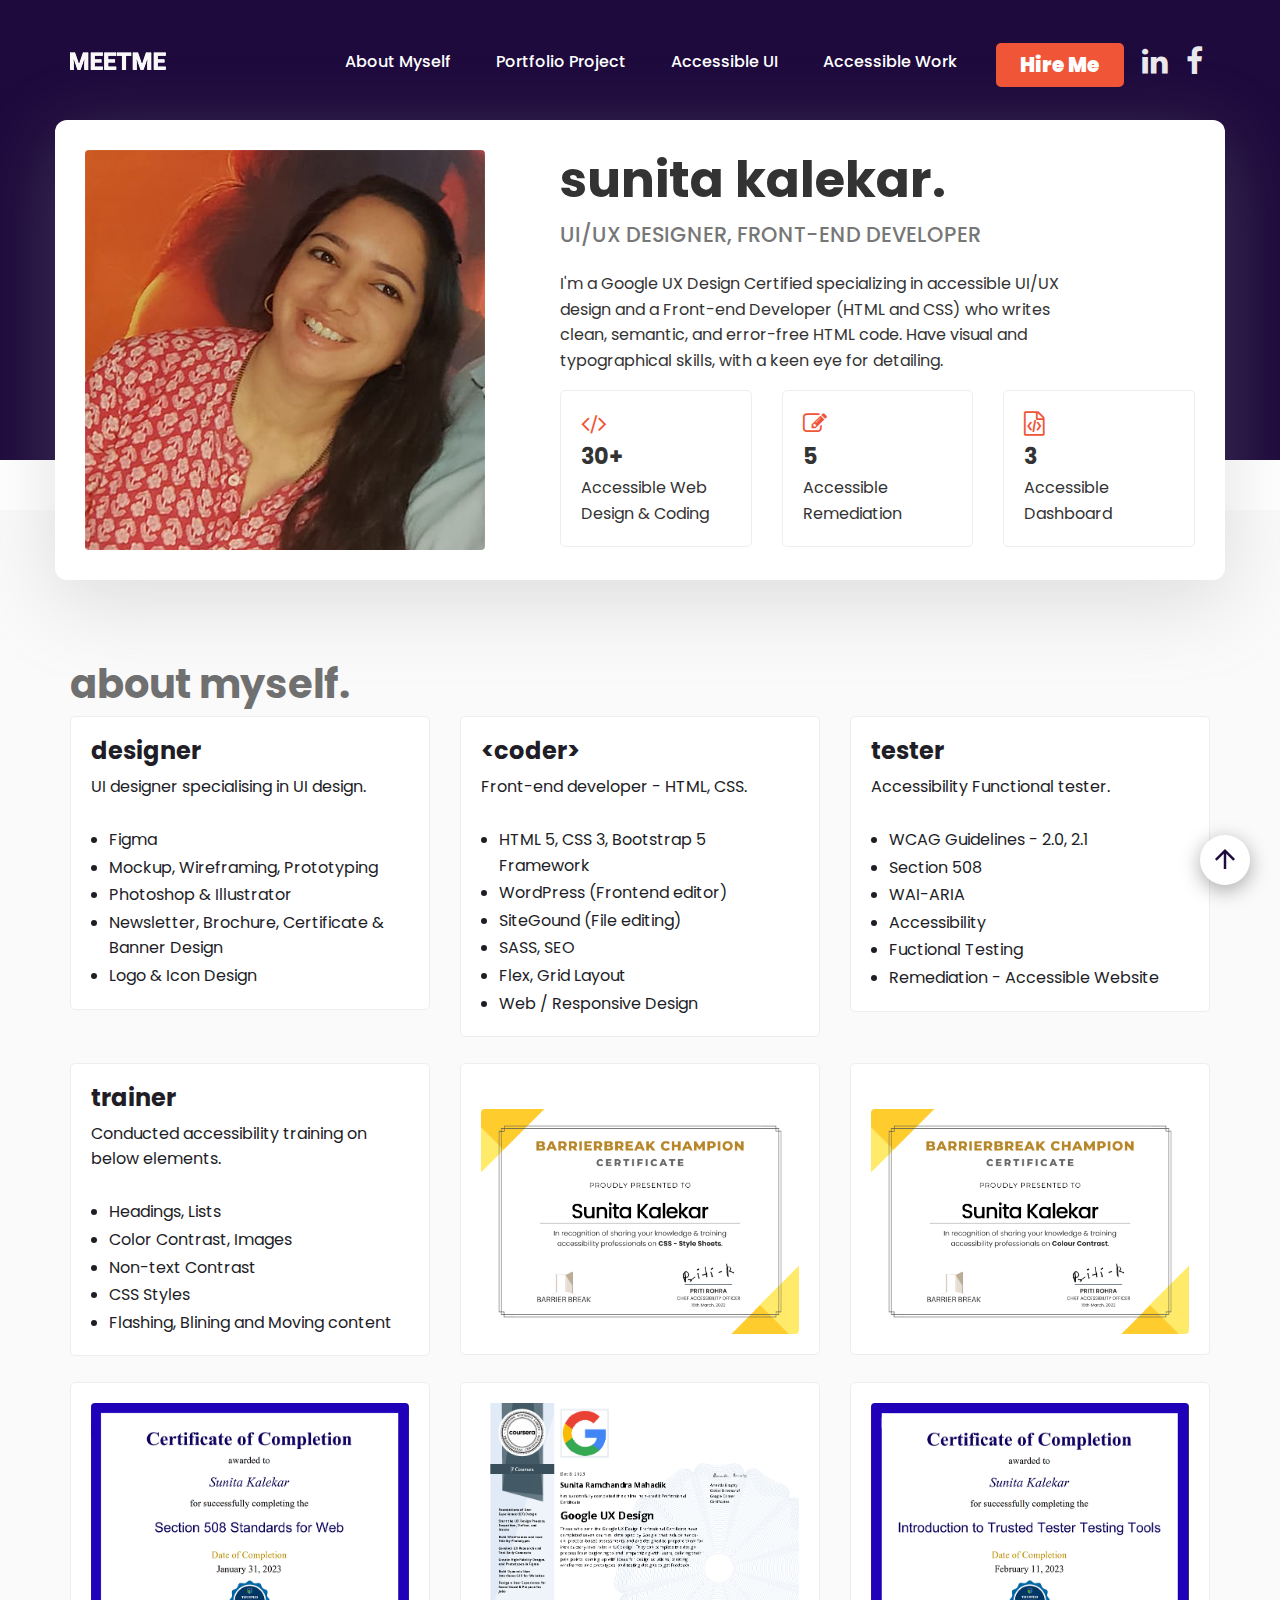
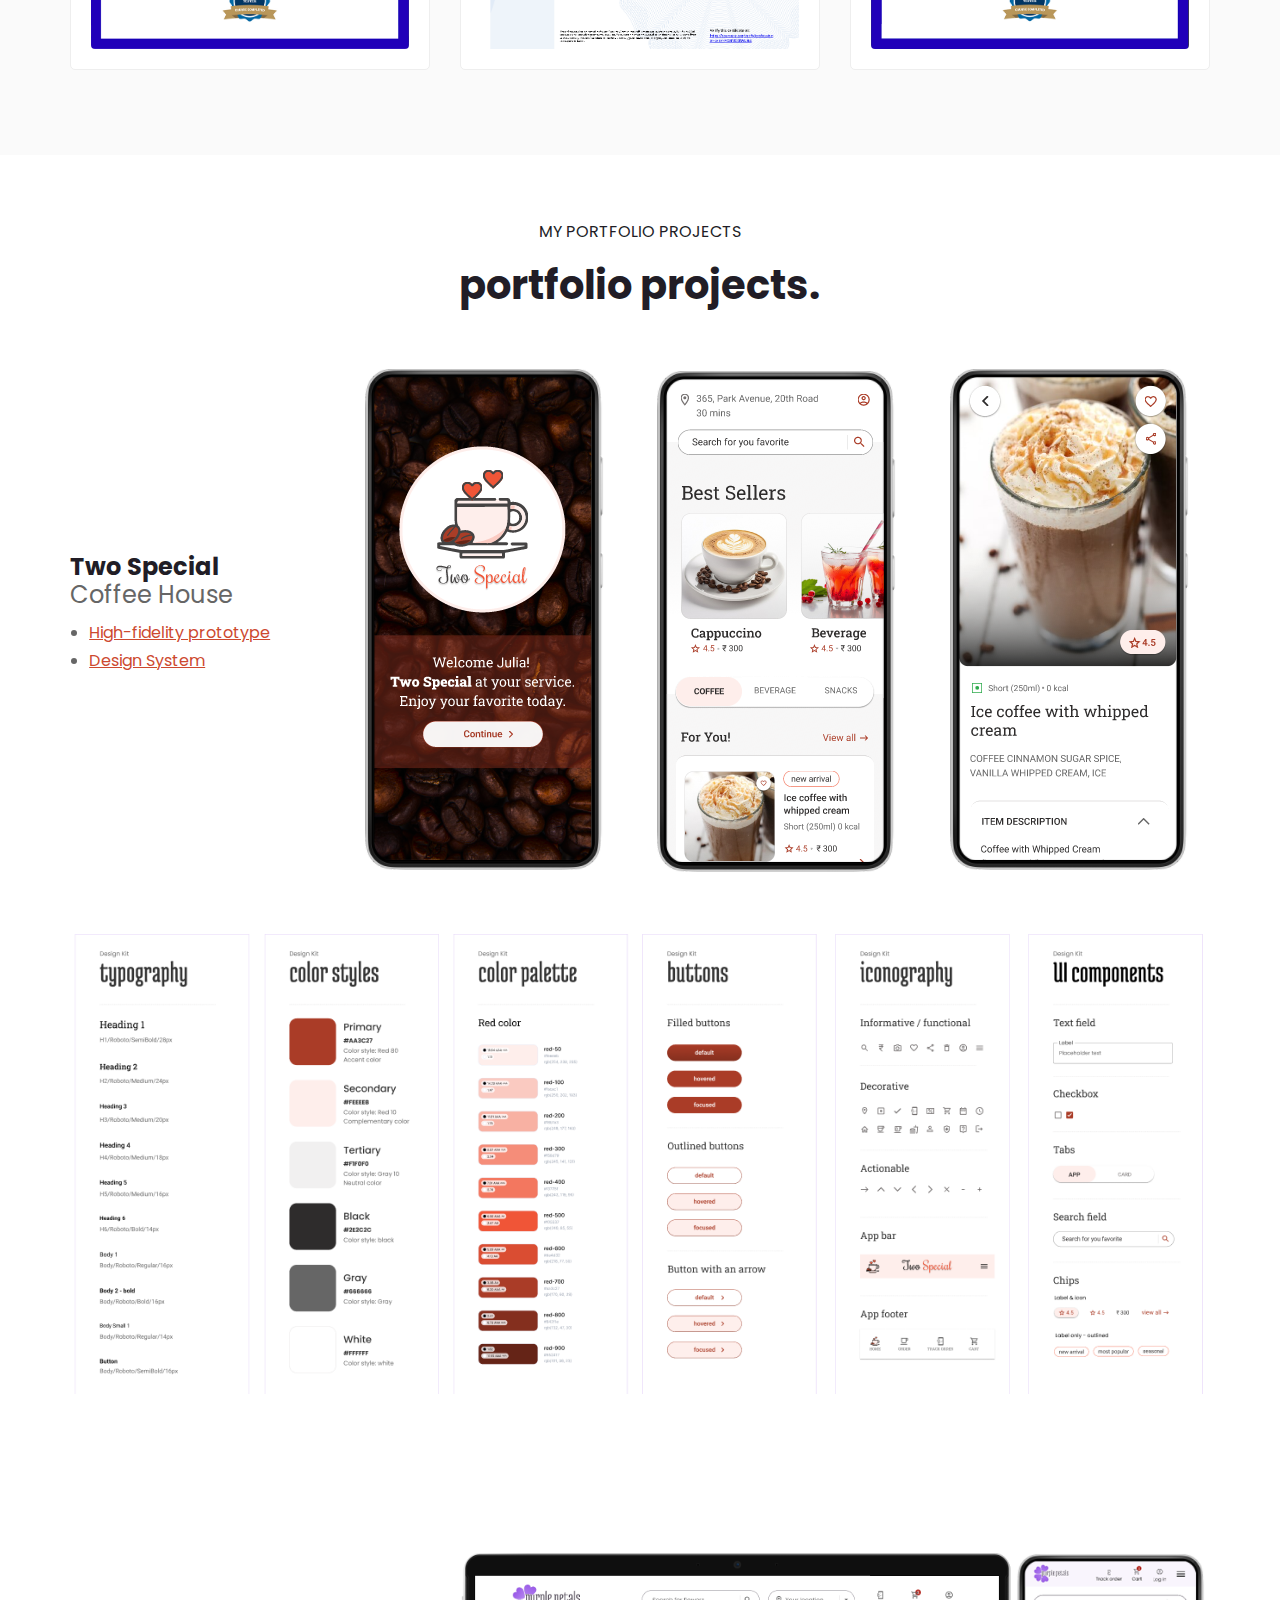
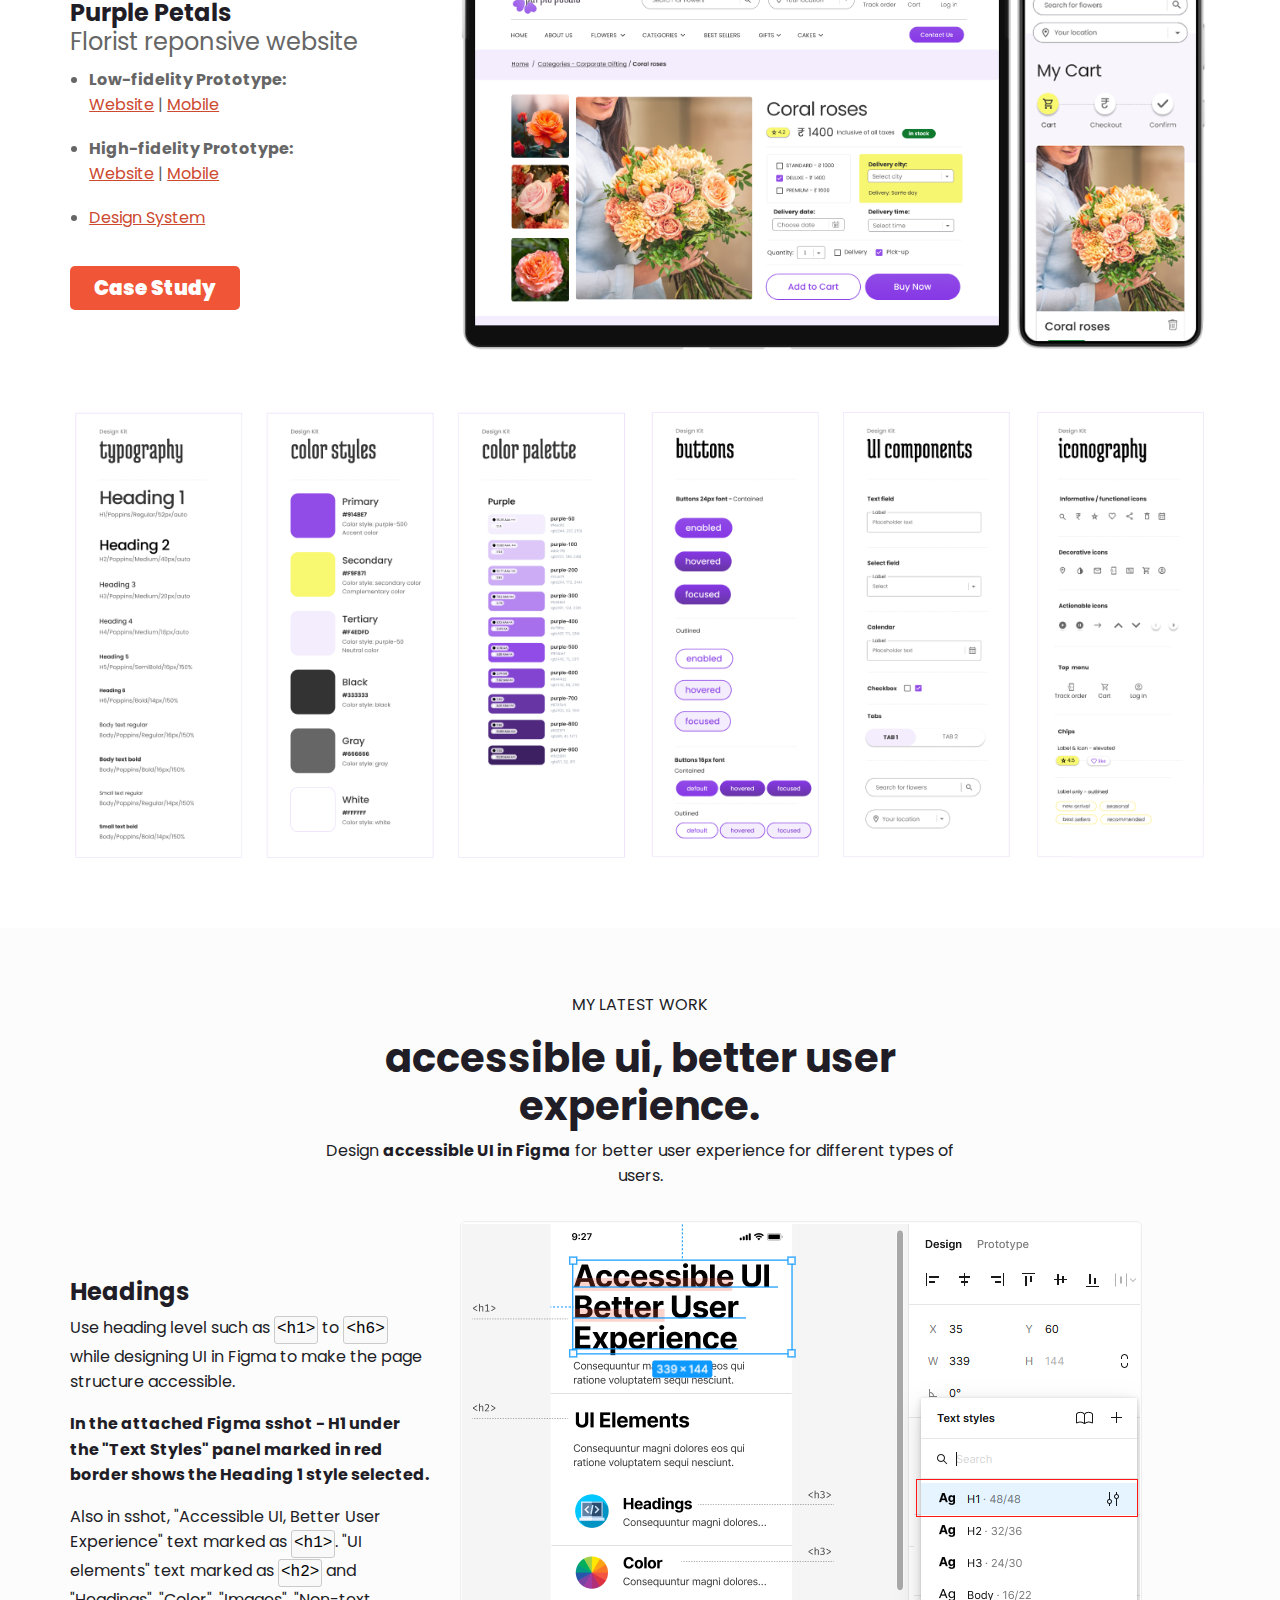
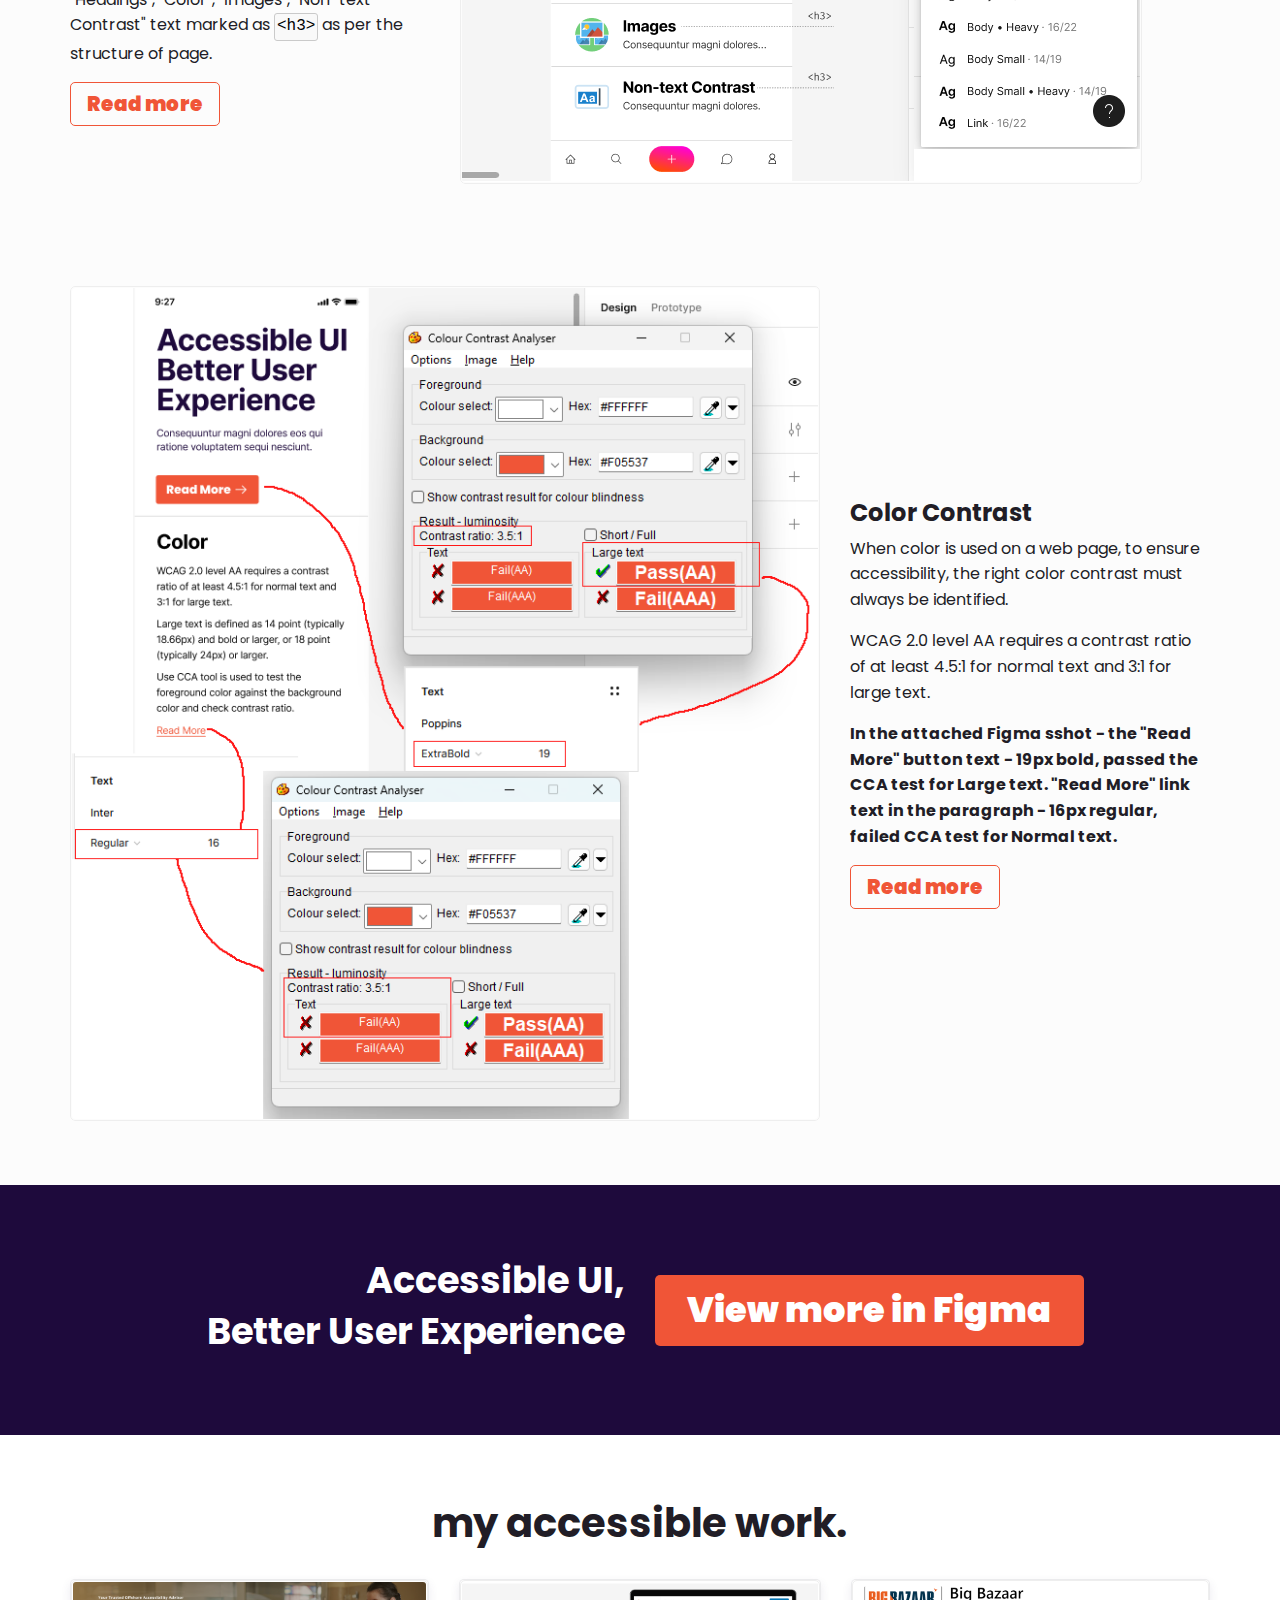
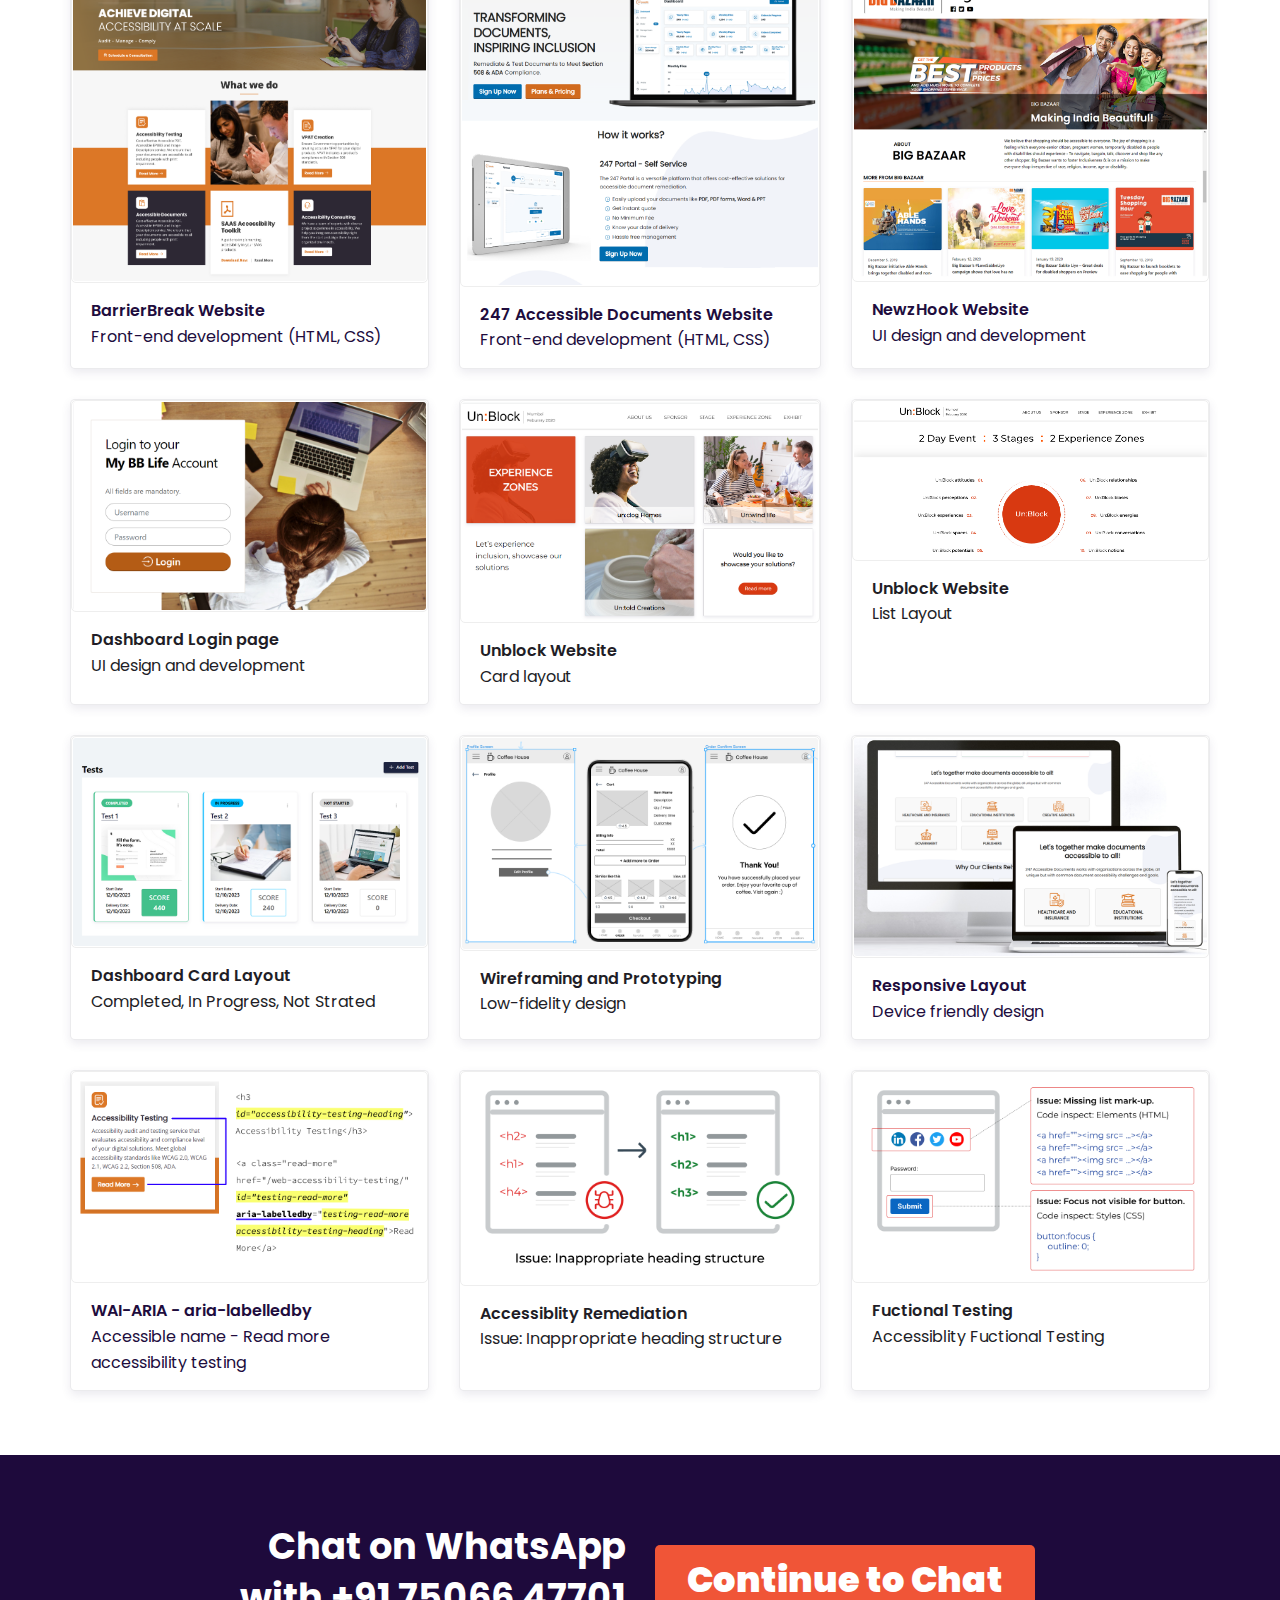
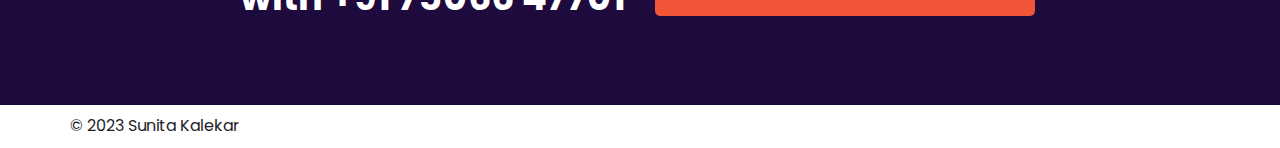
<file: index.html>
<!Doctype html>
<html lang="en">
   <head>
      <!-- Required meta tags -->
      <meta charset="utf-8">
      <meta name="viewport" content="width=device-width, initial-scale=1.0, maximum-scale=2.0, user-scalable=1">
      <link rel="icon" href="img/favicon.png" type="image/png">
      <title>Sunita - MeetMe</title>
      <!-- Bootstrap CSS -->
      <link rel="stylesheet" href="css/bootstrap.css">
      <link rel="stylesheet" href="css/font-awesome.min.css">
      <link href="https://fonts.googleapis.com/icon?family=Material+Icons" rel="stylesheet">
      <!-- main css -->
      <link rel="stylesheet" href="css/style.css">
      <link rel="stylesheet" href="css/responsive.css">
      <link href="https://fonts.googleapis.com/css?family=Poppins" rel="stylesheet">
   </head>
   <body class="show-back-to-top">
      <!--================Header Menu=================-->
      <header class="header_area">
         <div class="main_menu">
            <nav class="navbar navbar-expand-lg navbar-light">
               <div class="container box_1620">
                  <!-- Brand and toggle get grouped for better mobile display -->
                  <img src="img/logo.png" alt="MeetMe logo">
                  <button class="navbar-toggler" type="button" data-toggle="collapse" data-target="#navbarSupportedContent" aria-controls="navbarSupportedContent" aria-expanded="false" aria-label="Toggle navigation">
                  <span class="icon-bar"></span>
                  <span class="icon-bar"></span>
                  <span class="icon-bar"></span>
                  </button>
                  <div class="collapse navbar-collapse offset" id="navbarSupportedContent">
                     <ul class="nav navbar-nav menu_nav ml-auto">
                        <!--<li class="nav-item active"><a class="nav-link" href="#home">Home</a></li>-->
                        <li class="nav-item"><a class="nav-link" href="#about-us">About Myself</a></li>
                        <li class="nav-item"><a class="nav-link" href="#portfolio-project">Portfolio Project</a></li>
                        <li class="nav-item"><a class="nav-link" href="#accessible-ui">Accessible UI</a></li>
                        <li class="nav-item"><a class="nav-link" href="#accessible-work">Accessible Work</a></li>
                     </ul>
                     <ul class="list personal_social">
                        <li class="nav-item"><a class="nav-link" href="#hire-me"><span class="primary-btn">Hire Me</span></a></li>
                        <li><a href="https://www.linkedin.com/in/sunita-kalekar-0247026a/" target="_blank" aria-label="Sunita on Linkedin"><i class="fa fa-linkedin" aria-hidden="true"></i></a></li>
                        <li><a href="https://www.facebook.com/sunita.mahadikkalekar/" target="_blank" aria-label="Sunita on Facebook"><i class="fa fa-facebook" aria-hidden="true"></i></a></li>
                     </ul>
                  </div>
               </div>
            </nav>
         </div>
      </header>
      <!--================End Header Menu=================-->
      <!--================Home Banner=================-->
      <main id="content">
         <section class="home_banner_area">
            <div class="container box_1620">
               <div class="banner_inner d-flex align-items-center">
                  <div class="banner_content">
                     <div class="row">
                        <div class="col-lg-5">
                           <img src="img/sunita_profile_pic.jpg" alt="" class="rounded">
                        </div>
                        <div class="col-lg-7">
                           <div class="personal_text">
                              <h1 id="home">sunita kalekar.</h1>
                              <p class="p2">UI/UX Designer, Front-end Developer</p>
                              <p>I'm a Google UX Design Certified specializing in accessible UI/UX design and a Front-end Developer (HTML and CSS) who writes clean, semantic, and error-free HTML code. Have visual and typographical skills, with a keen eye for detailing.</p>
                           </div>
                           <div class="row welcome_text">
                              <div class="col-md-4">
                                 <div class="wel_item">
                                    <i class="fa fa-code" aria-hidden="true"></i>							  
                                    <p class="p1">30+</p>
                                    <p>Accessible Web Design & Coding</p>
                                 </div>
                              </div>
                              <div class="col-md-4">
                                 <div class="wel_item">
                                    <i class="fa fa-edit" aria-hidden="true"></i>
                                    <p class="p1">5</p>
                                    <p>Accessible Remediation</p>
                                 </div>
                              </div>
                              <div class="col-md-4">
                                 <div class="wel_item">
                                    <i class="fa fa-file-code-o" aria-hidden="true"></i>
                                    <p class="p1">3</p>
                                    <p>Accessible Dashboard</p>
                                 </div>
                              </div>
                           </div>
                        </div>
                     </div>
                  </div>
               </div>
            </div>
         </section>
         <!--================End Home Banner=================-->
         <!--================About Myself=================-->
         <section class="welcome_area p_120" id="about-us" style="background: #FAFAFA;">
            <div class="container">
               <h2 class="gray">about myself.</h2>
               <div class="row welcome_inner">
                  <div class="col-lg-12">
                     <div class="welcome_text">
                        <div class="row">
                           <div class="col-md-4">
                              <div class="wel_item">
                                 <h3>designer</h3>
                                 <p>
                                    UI designer specialising in UI design.
                                 </p>
                                 <br>
                                 <ul class="custom-list-orange" style="margin-bottom: 0;">
                                    <li>Figma</li>
                                    <li>Mockup, Wireframing, Prototyping</li>
                                    <li>Photoshop &amp; Illustrator</li>
                                    <li>Newsletter, Brochure, Certificate &amp; Banner Design</li>
									         <li>Logo &amp; Icon Design</li>
                                 </ul>
                              </div>
                           </div>
                           <div class="col-md-4">
                              <div class="wel_item">
                                 <h3>&lt;coder&gt;</h3>
                                 <p>
                                    Front-end developer - HTML, CSS.
                                 </p>
                                 <br>
                                 <ul class="custom-list-orange" style="margin-bottom: 0;">
                                    <li>HTML 5, CSS 3, Bootstrap 5 Framework</li>
                                    <li>WordPress (Frontend editor)</li>
									         <li>SiteGound (File editing)</li>
                                    <li>SASS, SEO</li>
                                    <li>Flex, Grid Layout</li>
                                    <li>Web / Responsive Design</li>
                                 </ul>
                              </div>
                           </div>
                           <div class="col-md-4">
                              <div class="wel_item">
                                 <h3>tester</h3>
                                 <p>
                                    Accessibility Functional tester.
                                 </p>
                                 <br>
                                 <ul class="custom-list-orange" style="margin-bottom: 0;">
                                    <li>WCAG Guidelines - 2.0, 2.1</li>
                                    <li>Section 508</li>
                                    <li>WAI-ARIA</li>
                                    <li>Accessibility</li>
                                    <li>Fuctional Testing</li>
                                    <li>Remediation - Accessible Website </li>
                                 </ul>
                              </div>
                           </div>
                        </div>
                     </div>
                  </div>
               </div>
               <br>   
               <div class="row">
                  <div class="col-md-4">
                     <div class="wel_item">
                        <h3>trainer</h3>
                        <p>
                           Conducted accessibility training on below elements.
                        </p>
                        <br>
                        <ul class="custom-list-orange" style="margin: 0;">
                           <li>Headings, Lists</li>
                           <li>Color Contrast, Images</li>
                           <li>Non-text Contrast</li>
                           <li>CSS Styles</li>
                           <li>Flashing, Blining and Moving content</li>
                        </ul>
                     </div>
                  </div>
                  <div class="col-md-4">
                     <div class="wel_item"><br><img src="img/css.png" alt="Certificate of BarrierBreak Champion for Colour Contrast" class="rounded"></div>
                  </div>
                  <div class="col-md-4">
                     <div class="wel_item"><br><img src="img/color_contrast.png" alt="Certificate of BarrierBreak Champion for CSS - Style Sheets" class="rounded"></div>
                  </div>
               </div>
               <br>	
               <h3 class="sr-only">Certification</h3>
               <div class="row">
                  <div class="col-md-4">
                     <div class="wel_item"><img src="img/section_508_certification.png" alt="Certificate of Completion - Section 508 Standards for Web" class="rounded"></div>
                  </div>
                  <div class="col-md-4">
                     <div class="wel_item"><img src="img/google_ux_design_certification.png" alt="Google UX Design Certification" class="rounded"></div>
                  </div>
                  <div class="col-md-4">
                     <div class="wel_item"><img src="img/section_508_certification2.png" alt="Certificate of Completion - Introduction to Trsted Tester Testing Tools" class="rounded"></div>
                  </div>
               </div>
               <br>		
            </div>
         </section>
         <!--================End About Myself=================-->
         <!--================My Latest Work=================-->
         <section class="home_gallery_area" style="padding-top: 4rem; padding-bottom: 4rem;" id="portfolio-project">
            <div class="container">
               <div class="main_title">
                  <p class="text-uppercase">My Portfolio Projects</p>
                  <h2 class="text-lowercase">Portfolio Projects.</h2>
               </div>
            </div>
            <br>
            <div class="container" >
               <div class="gallery_f_inner row imageGallery1">
                  <div class="col-lg-3 col-md-3 col-sm-12 brand manipul creative" style="display: flex; align-items: center;">
                     <div class="h_gallery_item" >
                        <div>
                           <h3>Two Special <span style="color: #666; font-weight: 400; display: block;">Coffee House</span></h3>
                           <ul style="padding-left: 1.2rem; color: #666;">
                             <!-- <li>
                                 <a style="color: #CD492F; text-decoration: underline;" href="https://www.figma.com/proto/dtLi964v0EigkdlDOTneLF/Coffee-House?type=design&node-id=645-1915&t=hrUFwNtWVqn2s2dm-1&scaling=scale-down&page-id=163%3A628&starting-point-node-id=645%3A1915&mode=design" target="_blank">Low-fidelity prototype
                                 </a><br>
                              </li>-->
                              <li>
                                 <a style="color: #CD492F; text-decoration: underline;" href="https://www.figma.com/proto/dtLi964v0EigkdlDOTneLF/Coffee-House?type=design&node-id=645-1915&t=hrUFwNtWVqn2s2dm-1&scaling=scale-down&page-id=163%3A628&starting-point-node-id=645%3A1915&mode=design" target="_blank">High-fidelity prototype
                                 </a>
                              </li>
                              <li><a style="color: #CD492F; text-decoration: underline;" href="https://www.figma.com/proto/dtLi964v0EigkdlDOTneLF/Coffee-House?type=design&node-id=753-363&t=20jQZcRGGx9yv9cp-1&scaling=min-zoom&page-id=275%3A236&mode=design" target="_blank" style="text-decoration: underline;">Design System</a></li>
                           </ul>
                           </ul>
                        </div>
                     </div>
                  </div>
                  <div class="col-lg-3 col-md-3 col-sm-12 brand manipul design print">
                     <div class="h_gallery_item">
                        <div class="g_img_item">
                           <img class="img-fluid" src="img/two_special_welcome_screen.png" alt="Welcome screen - Two Special App" style="border: 0;">
                        </div>
                     </div>
                  </div>
                  <div class="col-lg-3 col-md-3 col-sm-12 brand manipul design print">
                     <div class="h_gallery_item">
                        <div class="g_img_item">
                           <img class="img-fluid" src="img/two_special_home_screen.png" alt="Home screen - Two Special App" style="border: 0;">
                        </div>
                     </div>
                  </div>
                  <div class="col-lg-3 col-md-3 col-sm-12 brand manipul design print">
                     <div class="h_gallery_item">
                        <div class="g_img_item">
                           <img class="img-fluid" src="img/two_special_product_screen.png" alt="Product screen - Two Special App" style="border: 0;">
                        </div>
                     </div>
                  </div>
               </div>
               <br><br>
               <div class="gallery_f_inner row imageGallery1" >
                  <div class="col-lg-12 col-md-12 col-sm-12 brand manipul creative">
                     <div class="h_gallery_item">
                        <div class="g_img_item">
                           <img class="img-fluid" src="img/two_special_design_system.png" alt="Design System - Two Special App" style="border: 0;">
                        </div>
                     </div>
                  </div>
               </div>
               <br><br><br>
               <div class="divider-line"></div>
               <br><br><br>
            </div>
            <div class="container">
               <div class="gallery_f_inner row imageGallery1">
                  <div class="col-lg-4 col-md-4 col-sm-12 brand manipul creative" style="display: flex; align-items: center;">
                     <div class="h_gallery_item" >
                        <div>
                           <h3>Purple Petals <span style="color: #666; font-weight: 400; display: block;">Florist reponsive website</span></h3>
                           <ul style="padding-left: 1.2rem; color: #666;">
                              <li style="margin-bottom: 1rem;"><strong>Low-fidelity Prototype:</strong><br>
                                 <a style="color: #CD492F; text-decoration: underline;" href="https://www.figma.com/proto/TWcaaMHmivHNe4mrjH8mru/florist-app-and-website?type=design&node-id=424-3&t=JmG6IKOVkhWzLsJy-1&scaling=scale-down&page-id=424%3A2&starting-point-node-id=424%3A3&show-proto-sidebar=1&mode=design" target="_blank">Website</a> | <a style="color: #CD492F; text-decoration: underline;" href="https://www.figma.com/proto/TWcaaMHmivHNe4mrjH8mru/florist-app-and-website?type=design&node-id=836-19363&t=r9cByRoTBlkGMnGV-1&scaling=scale-down&page-id=836%3A19362&mode=design" target="_blank">Mobile
                                 </a>
                              </li>
                              <li style="margin-bottom: 1rem;"><strong>High-fidelity Prototype:</strong><br>
                                 <a style="color: #CD492F; text-decoration: underline;" href="https://www.figma.com/proto/TWcaaMHmivHNe4mrjH8mru/florist-app-and-website?type=design&node-id=693-1182&t=00nGcS3zRUgrNMTJ-1&scaling=scale-down&page-id=0%3A1&mode=design" target="_blank">Website</a> | <a style="color: #CD492F; text-decoration: underline;" href="https://www.figma.com/proto/TWcaaMHmivHNe4mrjH8mru/florist-app-and-website?type=design&node-id=836-12917&t=D6T6DyVs2oc6o2Rn-1&scaling=scale-down&page-id=836%3A7089&mode=design" target="_blank">Mobile
                                 </a>
                              </li>
                              <li style="margin-bottom: 1rem;"><a style="color: #CD492F; text-decoration: underline;" href="https://www.figma.com/proto/TWcaaMHmivHNe4mrjH8mru/florist-app-and-website?type=design&node-id=971-83764&t=ra71cb6RRbxl8ygo-1&scaling=min-zoom&page-id=886%3A13535&mode=design" target="_blank" style="text-decoration: underline;">Design System</a>
                              </li>
                           </ul>
                           <br>
                           <a href="florist-case-study.html" target="_blank" class="primary-btn">Case Study</a>
                        </div>
                     </div>
                  </div>
                  <div class="col-lg-8 col-md-8 col-sm-12 brand manipul design print">
                     <div class="h_gallery_item">
                        <div class="g_img_item">
                           <img class="img-fluid" src="img/pp_cart.png" alt="Home and Cart screen" style="border: 0;">
                        </div>
                     </div>
                  </div>
               </div>
               <br><br>
               <div class="gallery_f_inner row imageGallery1" >
                  <div class="col-lg-12 col-md-12 col-sm-12 brand manipul creative">
                     <div class="h_gallery_item">
                        <div class="g_img_item">
                           <img class="img-fluid" src="img/design_system_purple_petals_website.png" alt="Design System - Purple Petals website" style="border: 0;">
                        </div>
                     </div>
                  </div>
               </div>
            </div>
         </section>
         <section class="home_gallery_area" style="padding-top: 4rem; padding-bottom: 4rem; background: #fcfcfc;"  id="accessible-ui">
            <div class="container">
               <div class="main_title">
                  <p class="text-uppercase">My Latest Work</p>
                  <h2 class="text-lowercase">Accessible UI, Better User Experience.</h2>
                  <p>Design <strong>accessible UI in Figma</strong> for better user experience for different types of users.</p>
               </div>
            </div>
            <div class="container" >
               <div class="gallery_f_inner row imageGallery1">
                  <div class="col-lg-4 col-md-4 col-sm-12 brand manipul creative" style="display: flex; align-items: center;">
                     <div class="h_gallery_item" >
                        <div >
                           <h3 id="heading-level">Headings</h3>
                           <p>Use heading level such as <code>&lt;h1&gt;</code> to <code>&lt;h6&gt;</code> while designing UI in Figma to make the page structure accessible.  </p>
                           <p><strong>In the attached Figma sshot - H1 under the "Text Styles" panel marked in red border shows the Heading 1 style selected.</strong></p>
                           <p>Also in sshot, "Accessible UI, Better User Experience" text marked as <code>&lt;h1&gt;</code>. "UI elements" text marked as <code>&lt;h2&gt;</code> and "Headings", "Color", "Images", "Non-text Contrast" text marked as <code>&lt;h3&gt;</code> as per the structure of page.</p>
                           <a href="https://www.figma.com/proto/1Ls0M6vWAj0dCUy91GSBzM/Accessible-UI-in-Figma?type=design&node-id=81-14&t=y03rvcl3KqHJKP8w-1&scaling=min-zoom&page-id=0%3A1&starting-point-node-id=81%3A14&mode=design" target="_blank" id="heading-read-more" aria-labelledby="heading-read-more heading-level "><span class="secondary-btn">Read more</span></a>
                        </div>
                     </div>
                  </div>
                  <div class="col-lg-8 col-md-8 col-sm-12 brand manipul design print">
                     <div class="h_gallery_item">
                        <div class="g_img_item">
                           <img class="img-fluid" src="img/headings_new2.png" alt="">
                        </div>
                     </div>
                  </div>
               </div>
               <br><br>
               <div class="divider-line"></div>
               <br><br>
               <div class="gallery_f_inner row imageGallery1" >
                  <div class="col-lg-8 col-md-8 col-sm-12 brand manipul creative">
                     <div class="h_gallery_item">
                        <div class="g_img_item">
                           <img class="img-fluid" src="img/color_new2.png" alt="">
                        </div>
                     </div>
                  </div>
                  <div class="col-lg-4 col-md-4 col-sm-12 brand manipul creative" style="display: flex; align-items: center;">
                     <div class="h_gallery_item">
                        <div class="">
                           <h3 id="color">Color Contrast</h3>
                           <p>When color is used on a web page, to ensure accessibility, the right color contrast must always be identified.</p>
                           <p>WCAG 2.0 level AA requires a contrast ratio of at least 4.5:1 for normal text and 3:1 for large text.</p>
                           <p><strong>In the attached Figma sshot - the "Read More" button text - 19px bold, passed the CCA test for Large text. "Read More" link text in the paragraph - 16px regular, failed CCA test for Normal text.</strong></p>
                           <a href="https://www.figma.com/proto/1Ls0M6vWAj0dCUy91GSBzM/Accessible-UI-in-Figma?type=design&node-id=81-14&t=y03rvcl3KqHJKP8w-1&scaling=min-zoom&page-id=0%3A1&starting-point-node-id=81%3A14&mode=design" target="_blank" id="color-read-more" aria-labelledby="color-read-more color"><span class="secondary-btn">Read more</span></a>
                        </div>
                     </div>
                  </div>
               </div>
            </div>
         </section>
         <section class="banner-text">
            <div class="container-fluid">
               <div class="row">
                  <div class="col-md-6">
                     <h2>Accessible UI, <br>Better User Experience</h2>
                  </div>
                  <div class="col-md-6">
                     <a href="https://www.figma.com/proto/1Ls0M6vWAj0dCUy91GSBzM/Accessible-UI-in-Figma?type=design&node-id=81-14&t=V8GstM5371wWxNug-1&scaling=contain&page-id=0%3A1&starting-point-node-id=81%3A14&mode=design" target="_blank"><span class="_advp _aeam">View more in Figma</span></a>
                  </div>
               </div>
            </div>
         </section>
         <!--================End My Latest Work=================-->		
         <!--================My Accessible Work=================-->
         <section class="home_gallery_area" style="padding-top: 4rem; padding-bottom: 4rem;"  id="accessible-work">
            <div class="container">
               <div class="main_title">
                  <h2>my accessible work.</h2>
               </div>
               <div class="grid-container">
                  <div class="gid-item">
                     <a href="https://www.barrierbreak.com/" target="_blank">
                        <img class="img-fluid" src="img/bb.png" alt="">
                        <p class="title">BarrierBreak Website</p>
                        <p class="subtitle">Front-end development (HTML, CSS)</p>
                     </a>
                  </div>
                  <div class="gid-item">
                     <a href="https://247accessibledocuments.com/" target="_blank">
                        <img class="img-fluid" src="img/247.png" alt="">
                        <p class="title">247 Accessible Documents Website</p>
                        <p class="subtitle">Front-end development (HTML, CSS)</p>
                     </a>
                  </div>
                  <div class="gid-item">
                     <a href="https://newzhook.com/category/nhbrandview/bigbazaarview/" target="_blank">
                        <img src="img/newzhook.png" alt="">
                        <p class="title">NewzHook Website</p>
                        <p class="subtitle">UI design and development</p>
                     </a>
                  </div>
                  <div class="gid-item">
                     <img class="img-fluid" src="img/dashboard_login_page2.png" alt="">
                     <p class="title">Dashboard Login page</p>
                     <p class="subtitle">UI design and development</p>
                  </div>
                  <div class="gid-item">
                     <img class="img-fluid" src="img/unblock.png" alt="">
                     <p class="title">Unblock Website</p>
                     <p class="subtitle">Card layout</p>
                  </div>
                  <div class="gid-item">
                     <img class="img-fluid" src="img/unblock2.png" alt="">
                     <p class="title">Unblock Website</p>
                     <p class="subtitle">List Layout</p>
                  </div>
                  <div class="gid-item">
                     <img src="img/dashboard_cards.png" alt="">
                     <p class="title">Dashboard Card Layout</p>
                     <p class="subtitle">Completed, In Progress, Not Strated</p>
                  </div>
                  <div class="gid-item">
                     <a href="https://www.figma.com/proto/J7PIMpzGg8KzL0OrusIfYX/Coffee-House---Digital-Wireframe?type=design&node-id=10-328&t=b8esY1xF47p1MebG-1&scaling=scale-down&page-id=0%3A1&starting-point-node-id=94%3A2874&show-proto-sidebar=1&mode=design" target="_blank">			   
                     <img src="img/wireframe_n_prototype.png" alt="">
                     </a>
                     <p class="title">Wireframing and Prototyping</p>
                     <p class="subtitle">Low-fidelity design</p>
                  </div>
                  <div class="gid-item">
                     <a href="https://247accessibledocuments.com/" target="_blank">
                        <img src="img/responsive.png" alt="">
                        <p class="title">Responsive Layout</p>
                        <p class="subtitle">Device friendly design</p>
                     </a>
                  </div>
                  <div class="gid-item">
                     <a href="https://www.barrierbreak.com/" target="_blank">
                        <img src="img/aria.png" alt="">
                        <p class="title">WAI-ARIA - aria-labelledby</p>
                        <p class="subtitle">Accessible name - Read more accessibility testing</p>
                     </a>
                  </div>
                  <div class="gid-item">
                     <img src="img/remediation.png" alt="">
                     <p class="title">Accessiblity Remediation</p>
                     <p class="subtitle">Issue: Inappropriate heading structure</p>
                  </div>
                  <div class="gid-item">
                     <img src="img/testing.png" alt="">
                     <p class="title">Fuctional Testing</p>
                     <p class="subtitle">Accessiblity Fuctional Testing</p>
                  </div>
               </div>
            </div>
         </section>
         <!--================Projects=================
            <section class="mytabs_area" id="projects">
               <div class="container">
                  <h2>projects.</h2>
                  <div class="row">
                     <div class="tabs_inner col-lg-6">
                        <div class="tab-content">
                           <div class="tab-pane fade show active">
                              <ul class="list">
                                 <li>
                                    <span></span>
                                    <div class="media">
                                       <div class="media-body">
                                          <h3><a href="https://www.barrierbreak.com/" target="_blank">BarrierBreak Solutions Pvt. Ltd.</a></h3>
                                          <p>Role: Visual Designer / Developer</p>
                                          <p>Technology: Figma, HTML, CSS, Bootstrap, WordPress, Photoshop</p>
                                       </div>
                                    </div>
                                 </li>
                                 <li>
                                    <span></span>
                                    <div class="media">
                                       <div class="media-body">
                                          <h3><a href="https://247accessibledocuments.com/" target="_blank">247 Accessible Documents Pte. Ltd.</a></h3>
                                          <p>Role: Visual Designer / Developer</p>
                                          <p>Technology: Figma, HTML, CSS, Bootstrap, WordPress, Photoshop</p>
                                       </div>
                                    </div>
                                 </li>
                                 <li>
                                    <span></span>
                                    <div class="media">
                                       <div class="media-body">
                                          <h3><a href="https://newzhook.com/" target="_blank">Inclusive News India Private Limited.</a></h3>
                                          <p>Role: UI Designer / Developer</p>
                                          <p>Technology: HTML, CSS, Bootstrap, WordPress, Photoshop</p>
                                       </div>
                                    </div>
                                 </li>
                                 <li>
                                    <span></span>
                                    <div class="media">
                                       <div class="media-body">
                                          <h3><a href="https://hotela11y.com/" target="_blank">Hotela11y</a></h3>
                                          <p>Role: Visual Designer</p>
                                          <p>Technology: HTML, CSS, Bootstrap, WordPress, Photoshop</p>
                                       </div>
                                    </div>
                                 </li>
                              </ul>
                           </div>
                        </div>
                     </div>
                     <div class="tabs_inner col-lg-6">
                        <div class="tab-content">
                           <div class="tab-pane fade show active">
                              <ul class="list">
                                 <li>
                                    <span></span>
                                    <div class="media">
                                       <div class="media-body">
                                          <h3>Website Accessible Remediation</h3>
                                          <p>Role: HTML/CSS Developer</p>
                                          <ul style="list-style: none; padding-left: 0;">
                                             <li style="margin-bottom: 0;">- Dermatology website</li>
                                             <li style="margin-bottom: 0;">- Feminist website<br>
                                             <li style="margin-bottom: 0;">- Healthcare website <br>
                                             <li style="margin-bottom: 0;">- NGO websites
                                          </ul>
                                          <p>Technology: HTML, CSS</p>
                                       </div>
                                    </div>
                                 </li>
                                 <li>
                                    <span></span>
                                    <div class="media">
                                       <div class="media-body">
                                          <h3>Accessible Dashboard Projects</h3>
                                          <p>Role: Visual Designer (CSS Customization)</p>
                                          <p>Technology: HTML, CSS, Bootstrap</p>
                                       </div>
                                    </div>
                                 </li>
                                 <li>
                                    <span></span>
                                    <div class="media">
                                       <div class="media-body">
                                          <h3>Indian Government Websites</h3>
                                          <p>Role: UI Designer / Developer</p>
                                          <p>Technology: HTML, CSS, Bootstrap</p>
                                       </div>
                                    </div>
                                 </li>
                              </ul>
                           </div>
                        </div>
                     </div>
                  </div>
               </div>
            </section>-->
         <!--================End Projects=================-->			 
         <div class="container-fluid banner-text"  id="hire-me">
            <div class="row">
               <div class="col-md-6">
                  <h2 class="sr-only">
                     Hire Me
                  </h2>
                  <p>Chat on WhatsApp with +91 75066 47701</p>
               </div>
               <div class="col-md-6">
                  <a href="https://web.whatsapp.com/send/?phone=%2B917506647701&amp;text&amp;type=phone_number&amp;app_absent=0" title="Share on WhatsApp" id="action-button" class="_9vcv _advm _9scb" data-ms="{&quot;creative&quot;:&quot;link&quot;}" target="_blank"><span class="_advp _aeam">Continue to Chat</span></a>
               </div>
            </div>
         </div>
      </main>
      <!--================Footer Area =================-->			
      <footer>
         <div class="container">
            <div class="row">
               <div class="col-md-6">
                  <p class="mt-2 mb-2">© 2023 Sunita Kalekar</p>
               </div>
            </div>
            <div class="col-md-6">		 
               <a href="#content" id="scroll"><span style="position: absolute;right:-800px;">Back To Top</span><i class="material-icons" aria-hidden="true" style="font-size: 30px;">arrow_upward</i></a>			 
            </div>
         </div>
      </footer>
      <!--================End Footer Area =================-->
      <!-- Optional JavaScript -->
      <!-- jQuery first, then Popper.js, then Bootstrap JS -->
      <script src="js/jquery-3.3.1.min.js"></script>
      <script src="js/popper.js"></script>
      <script src="js/bootstrap.min.js"></script>
      <script src="js/scrolltotop.js"></script>
   </body>
</html>
</file>
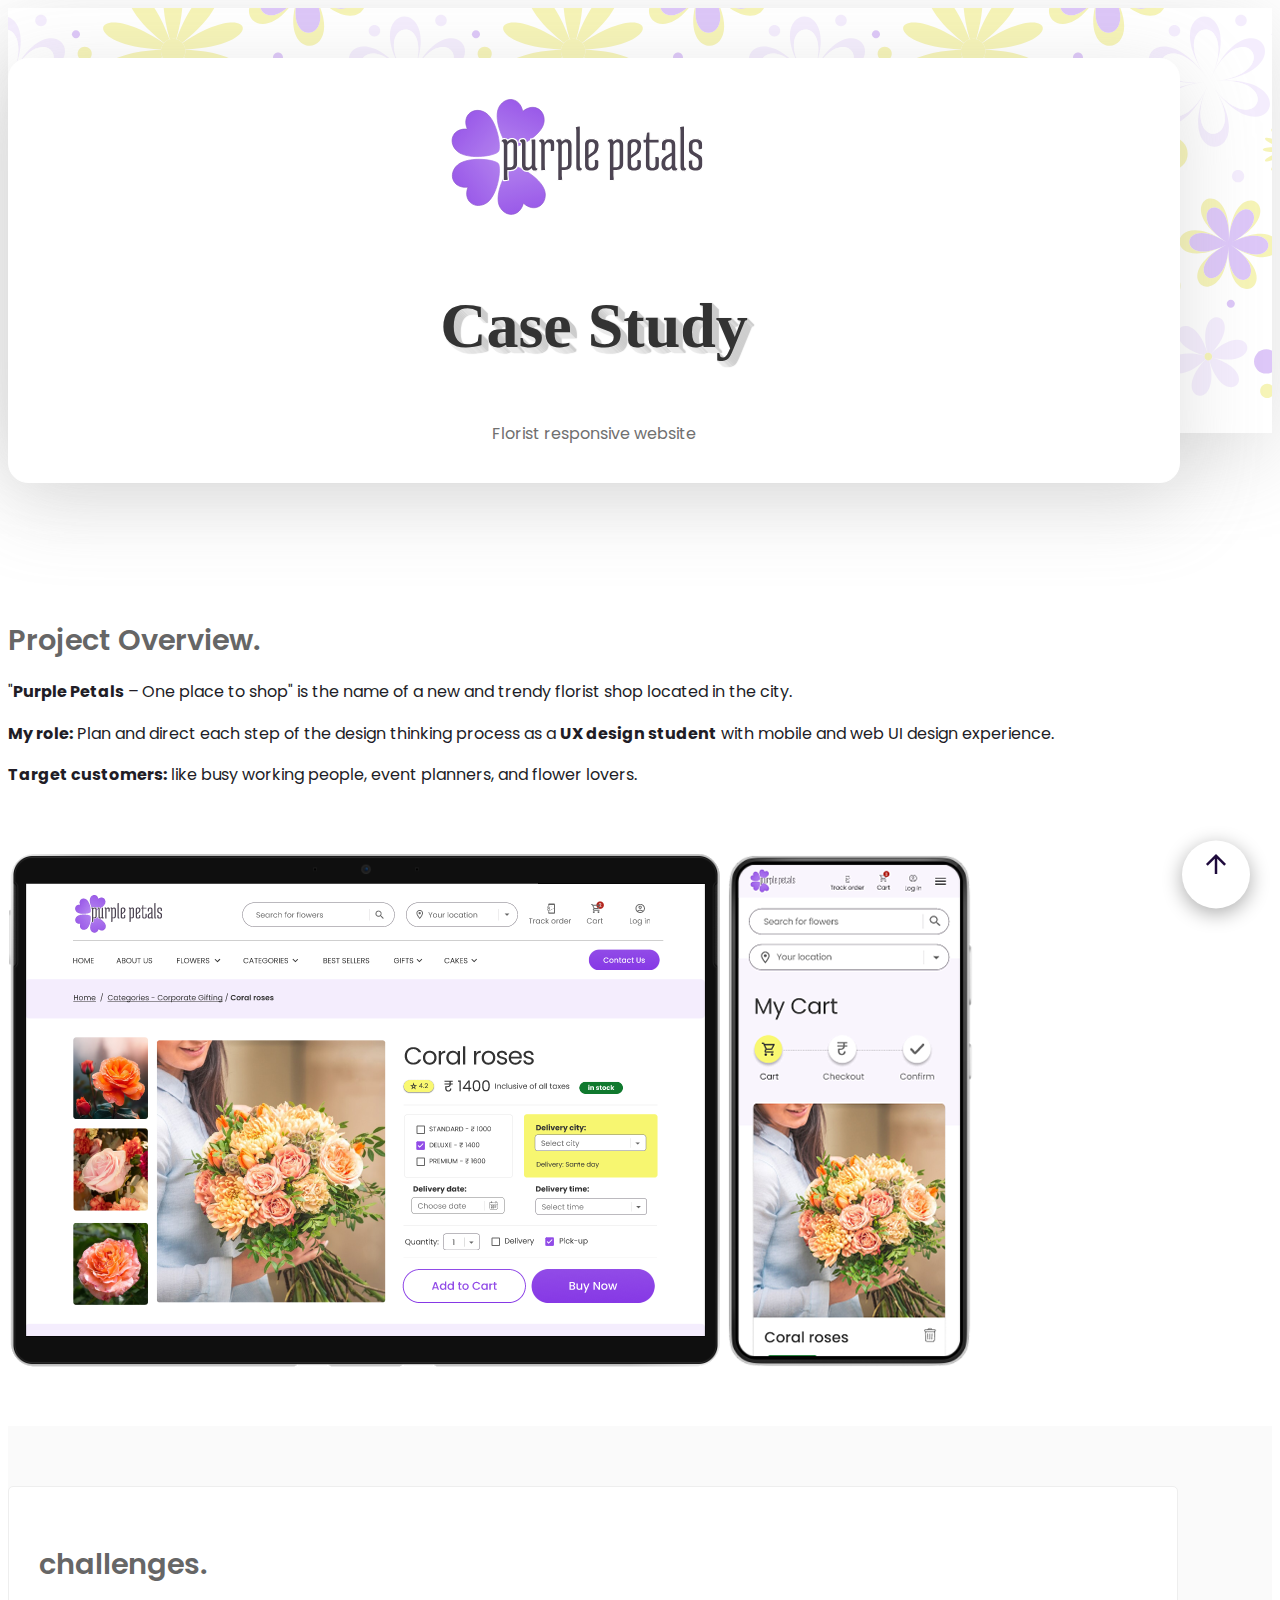
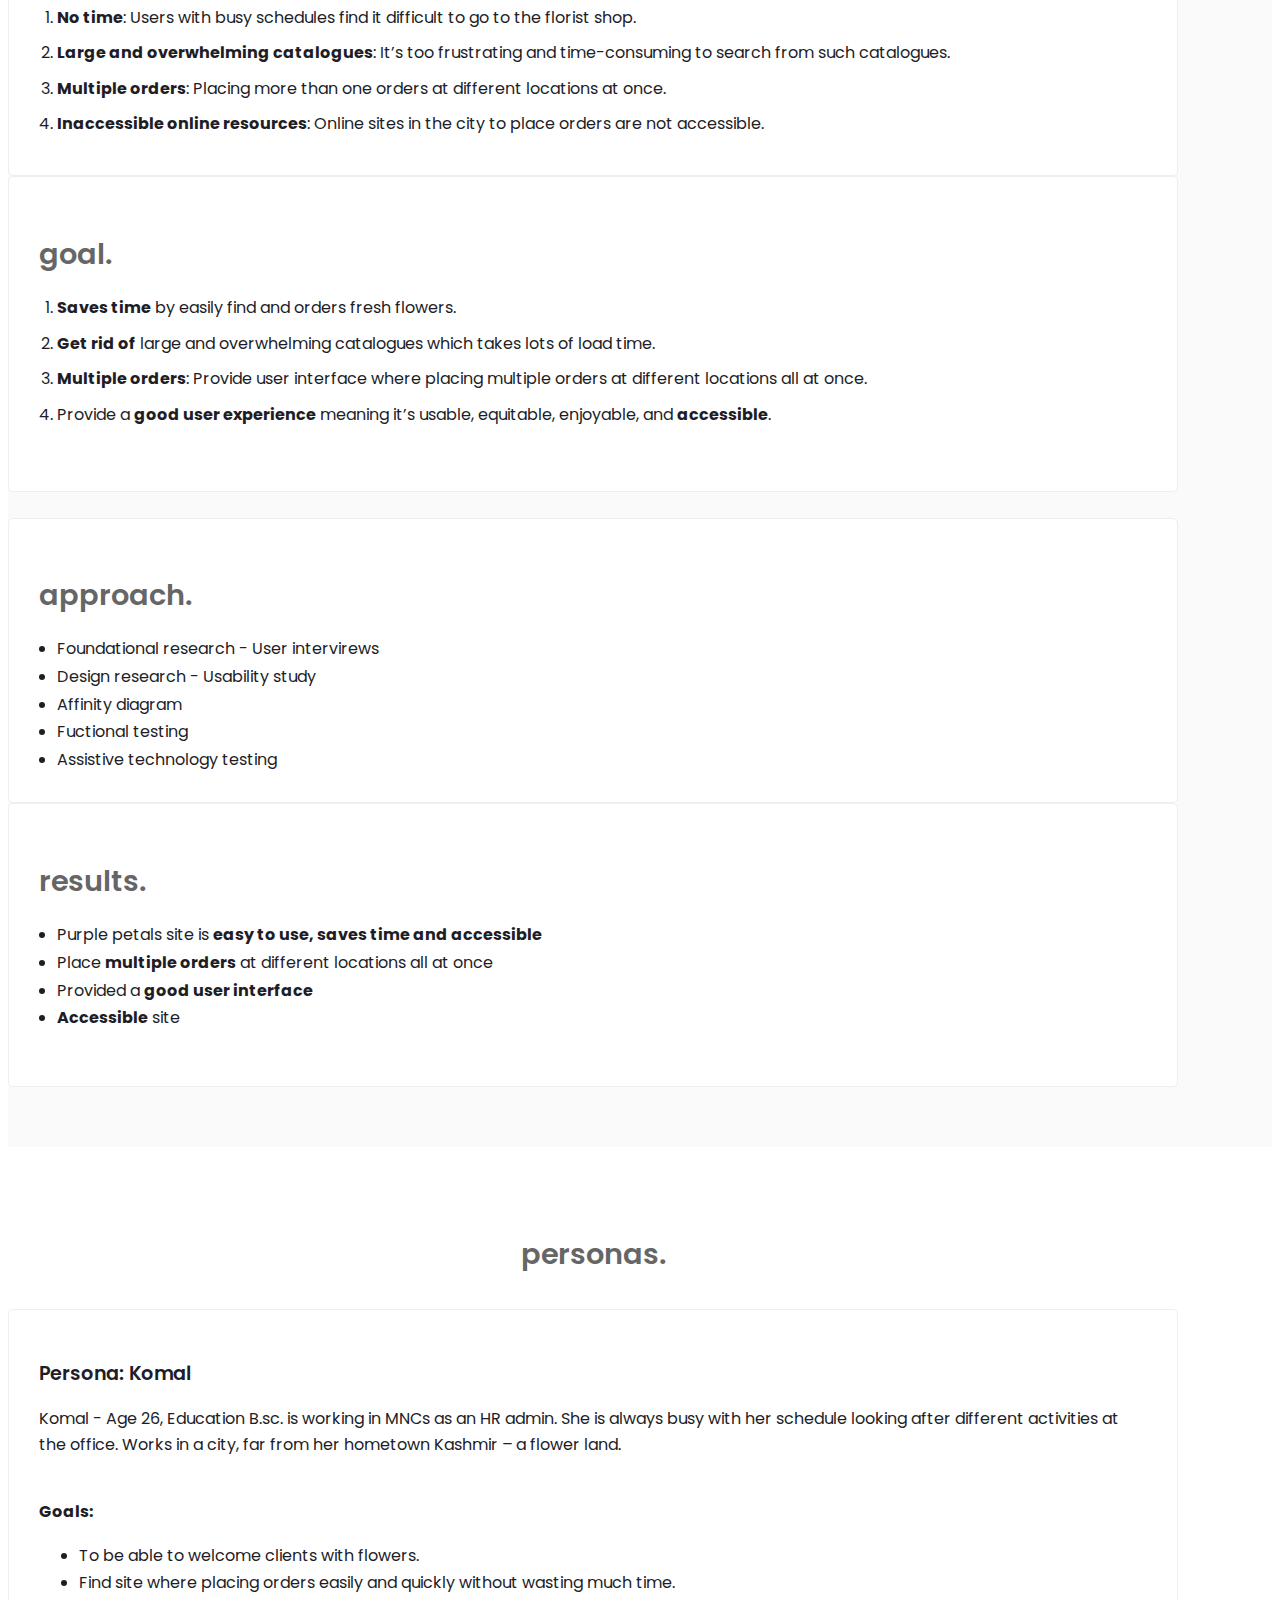
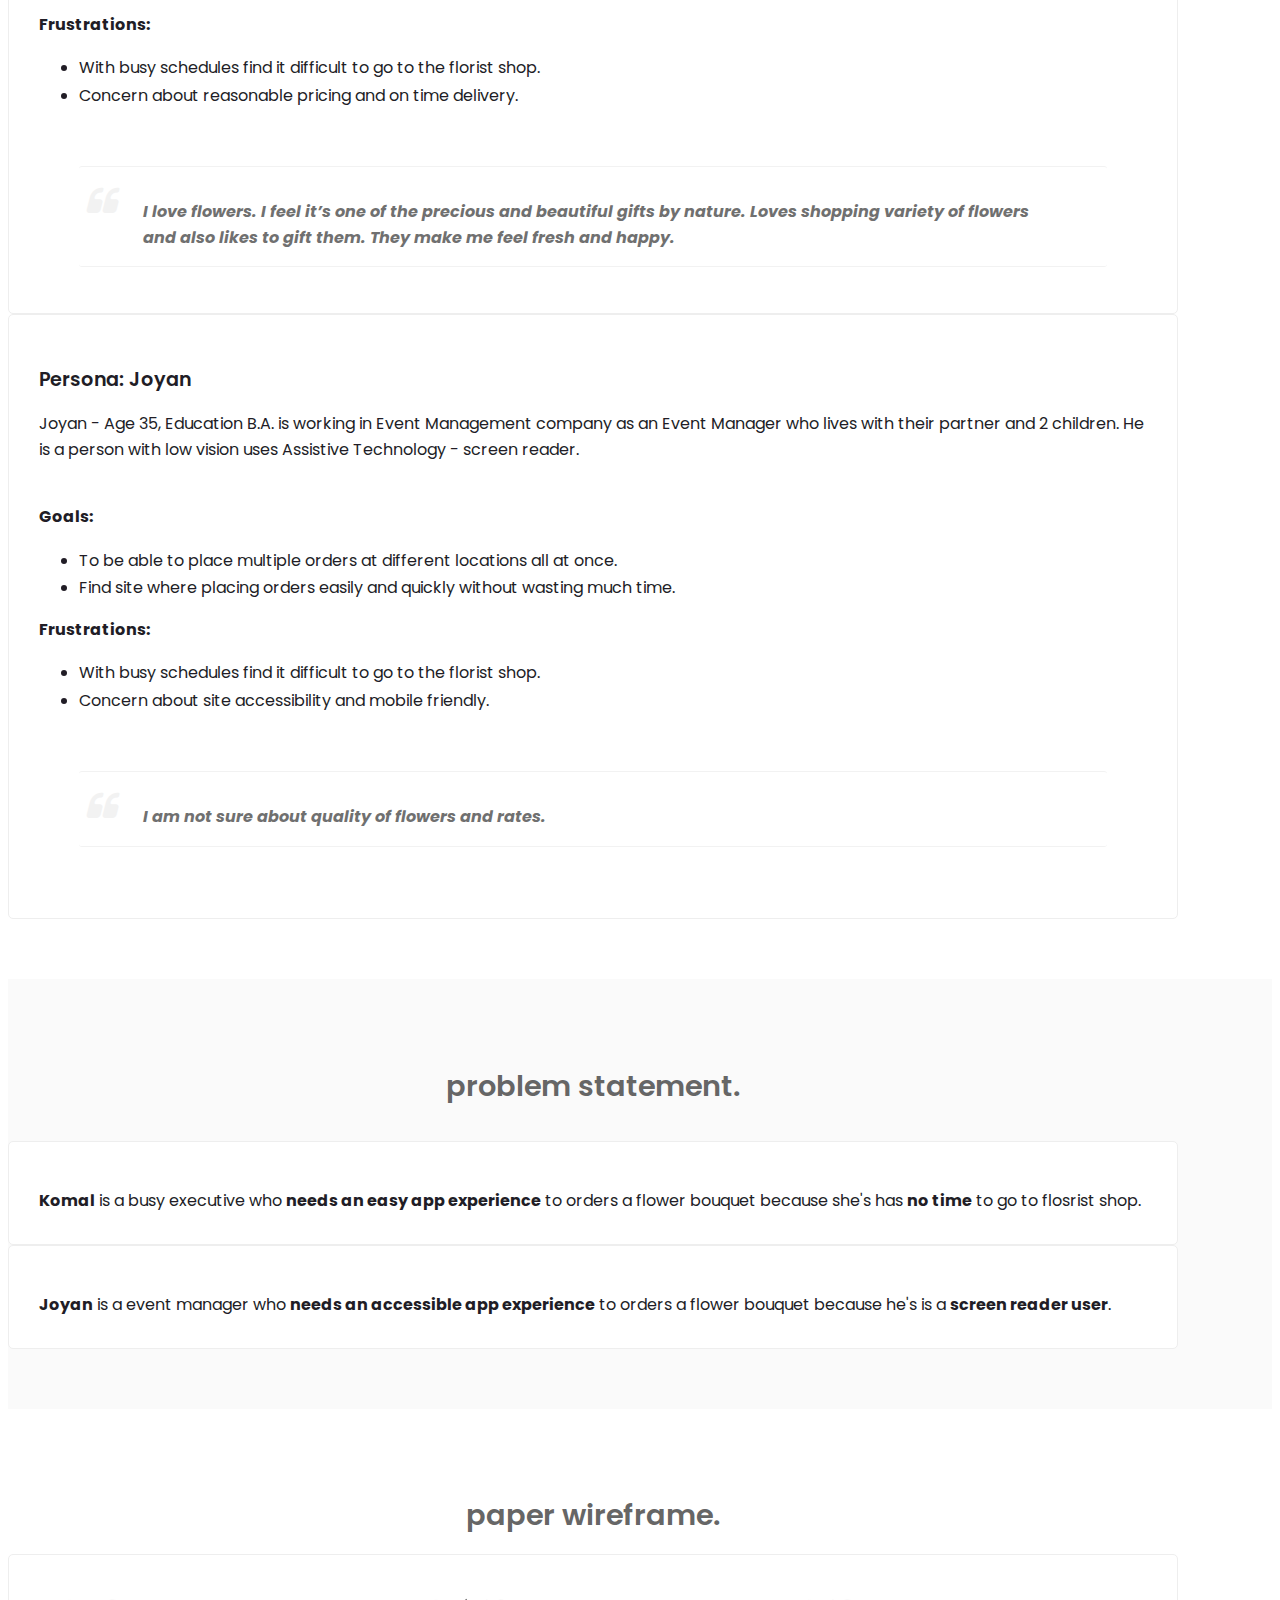
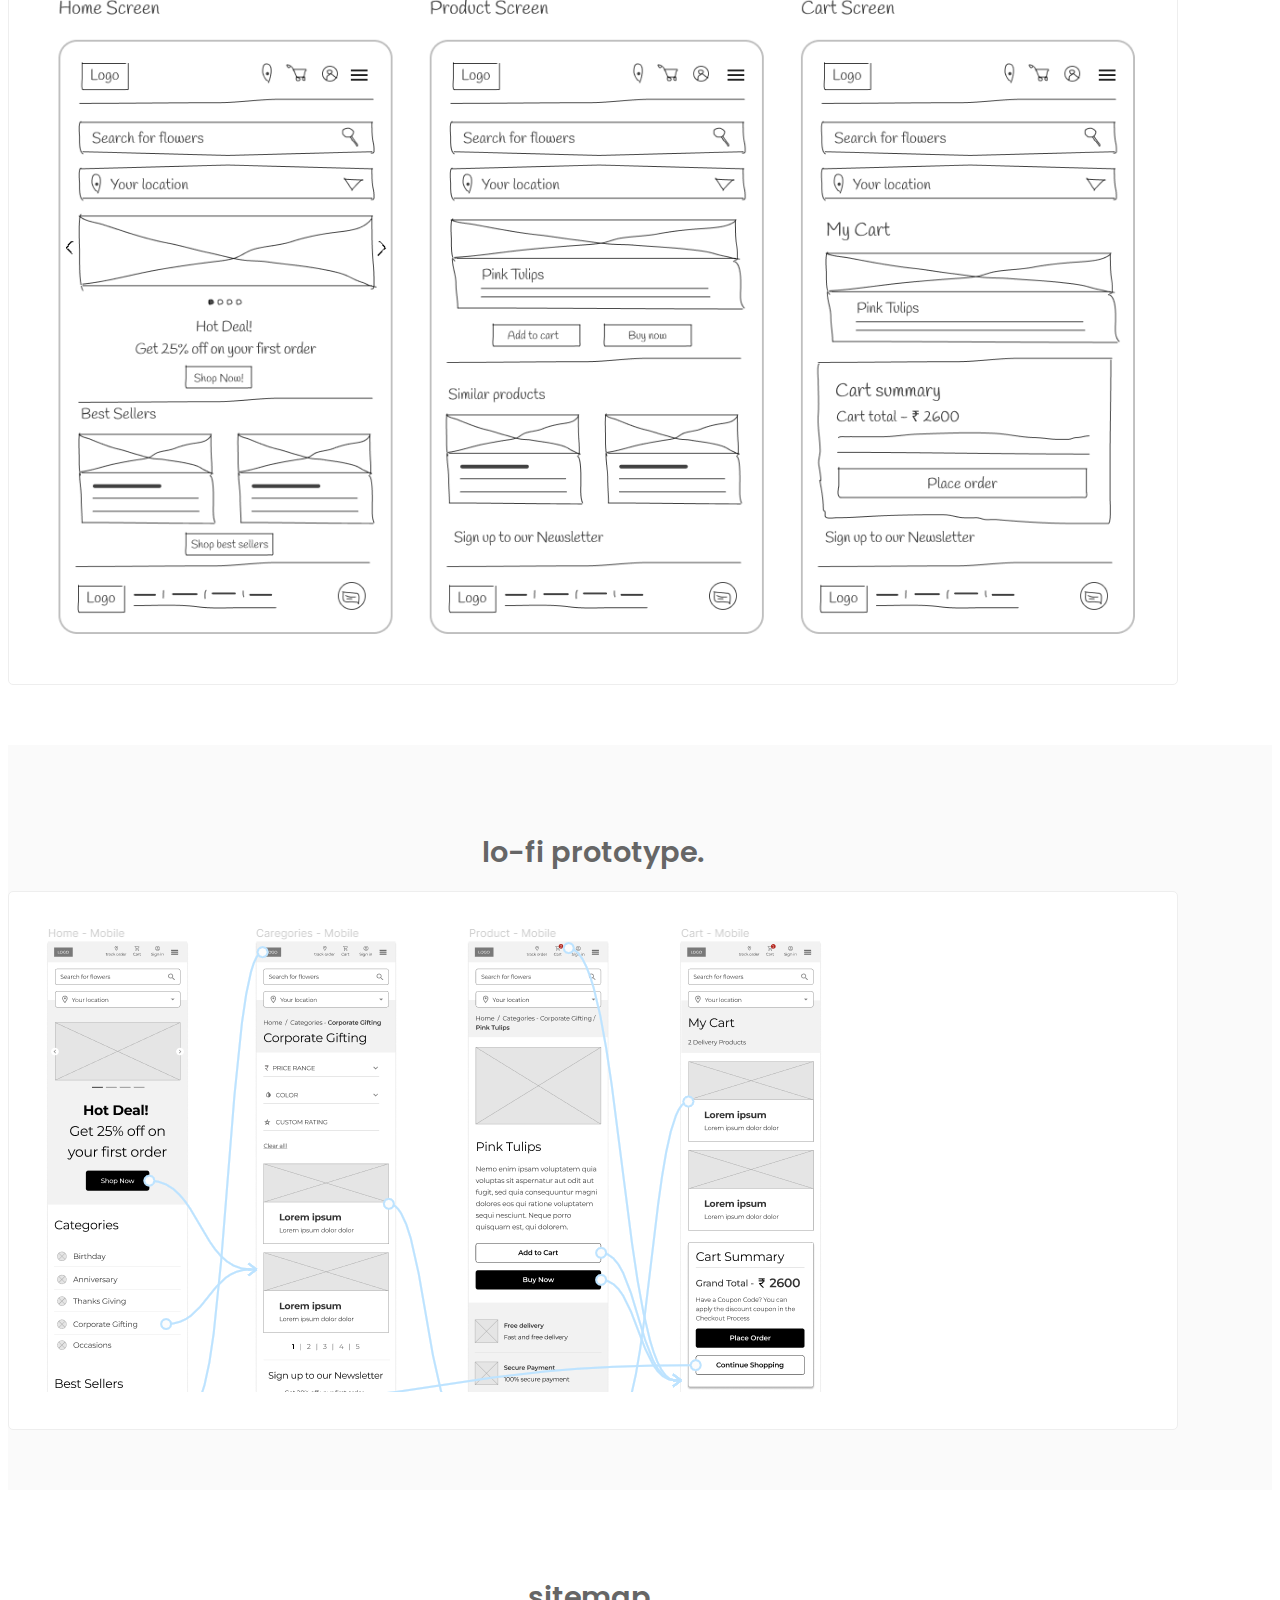
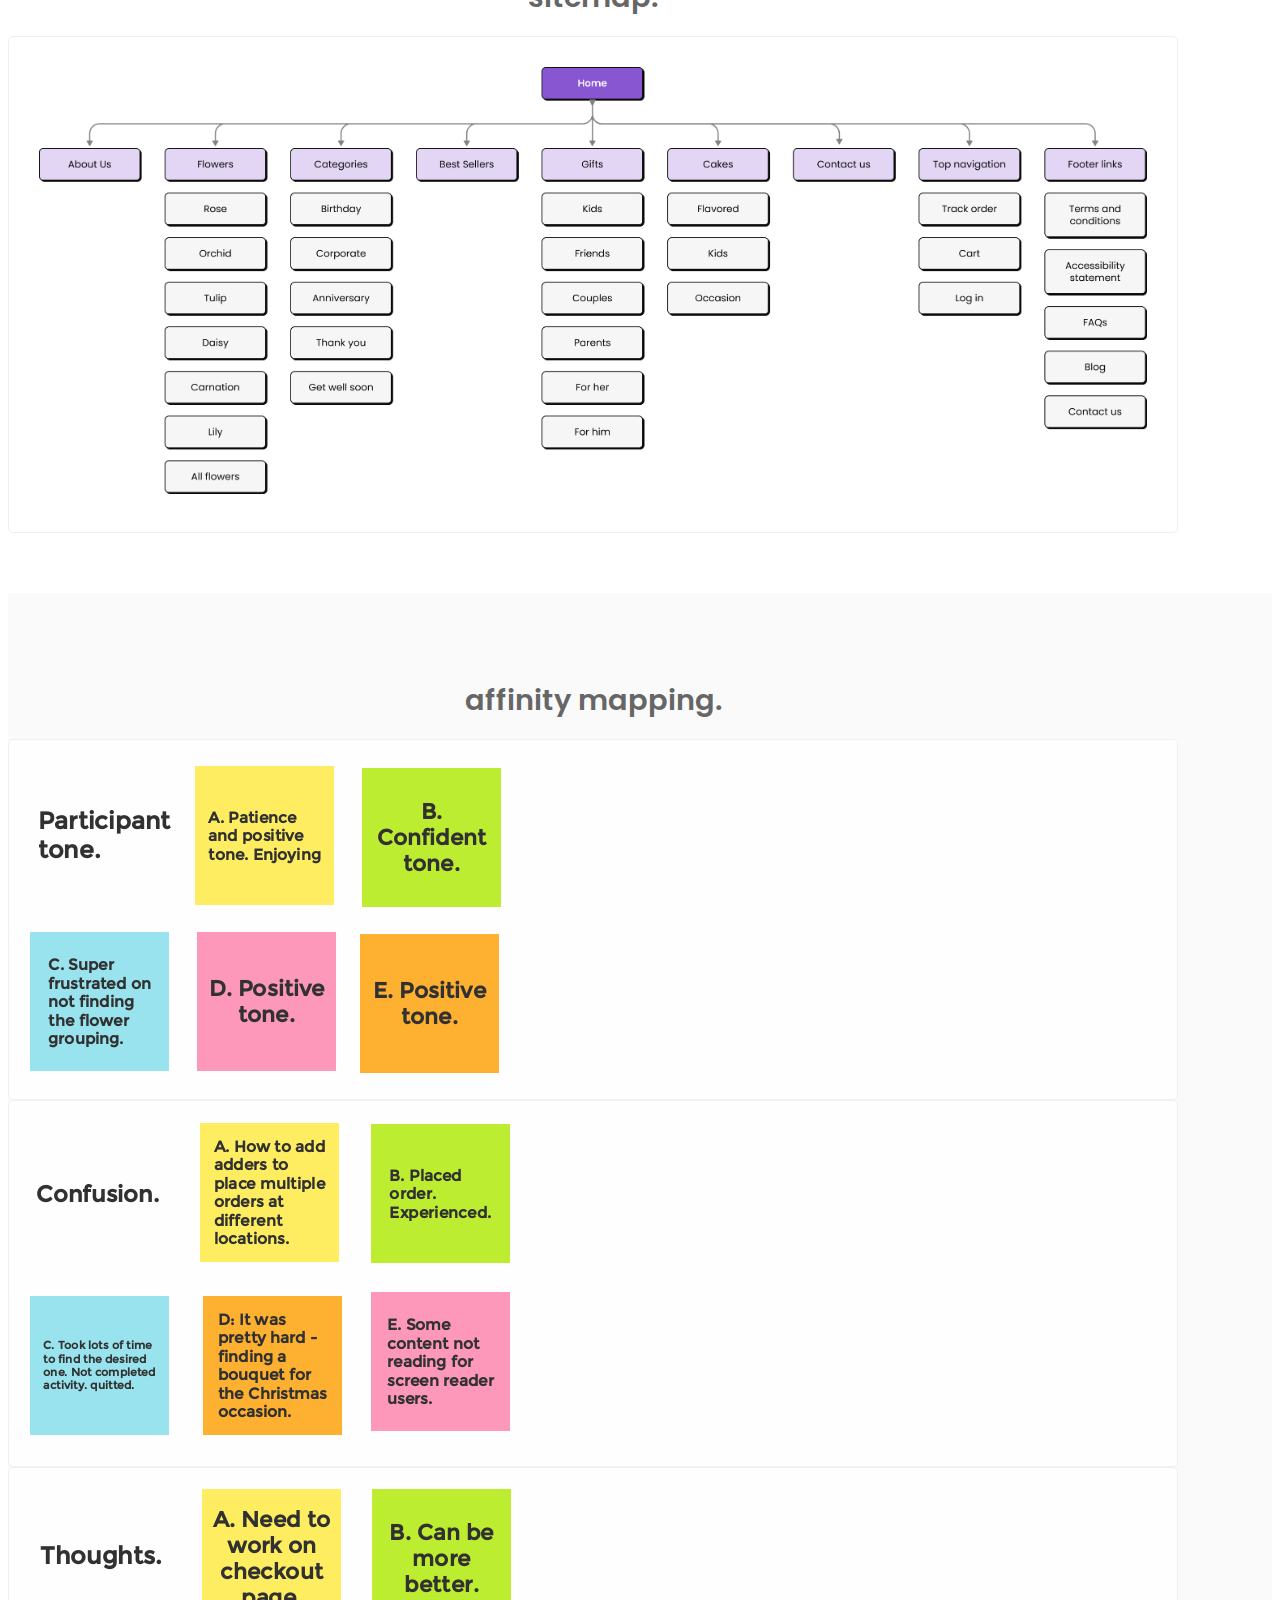
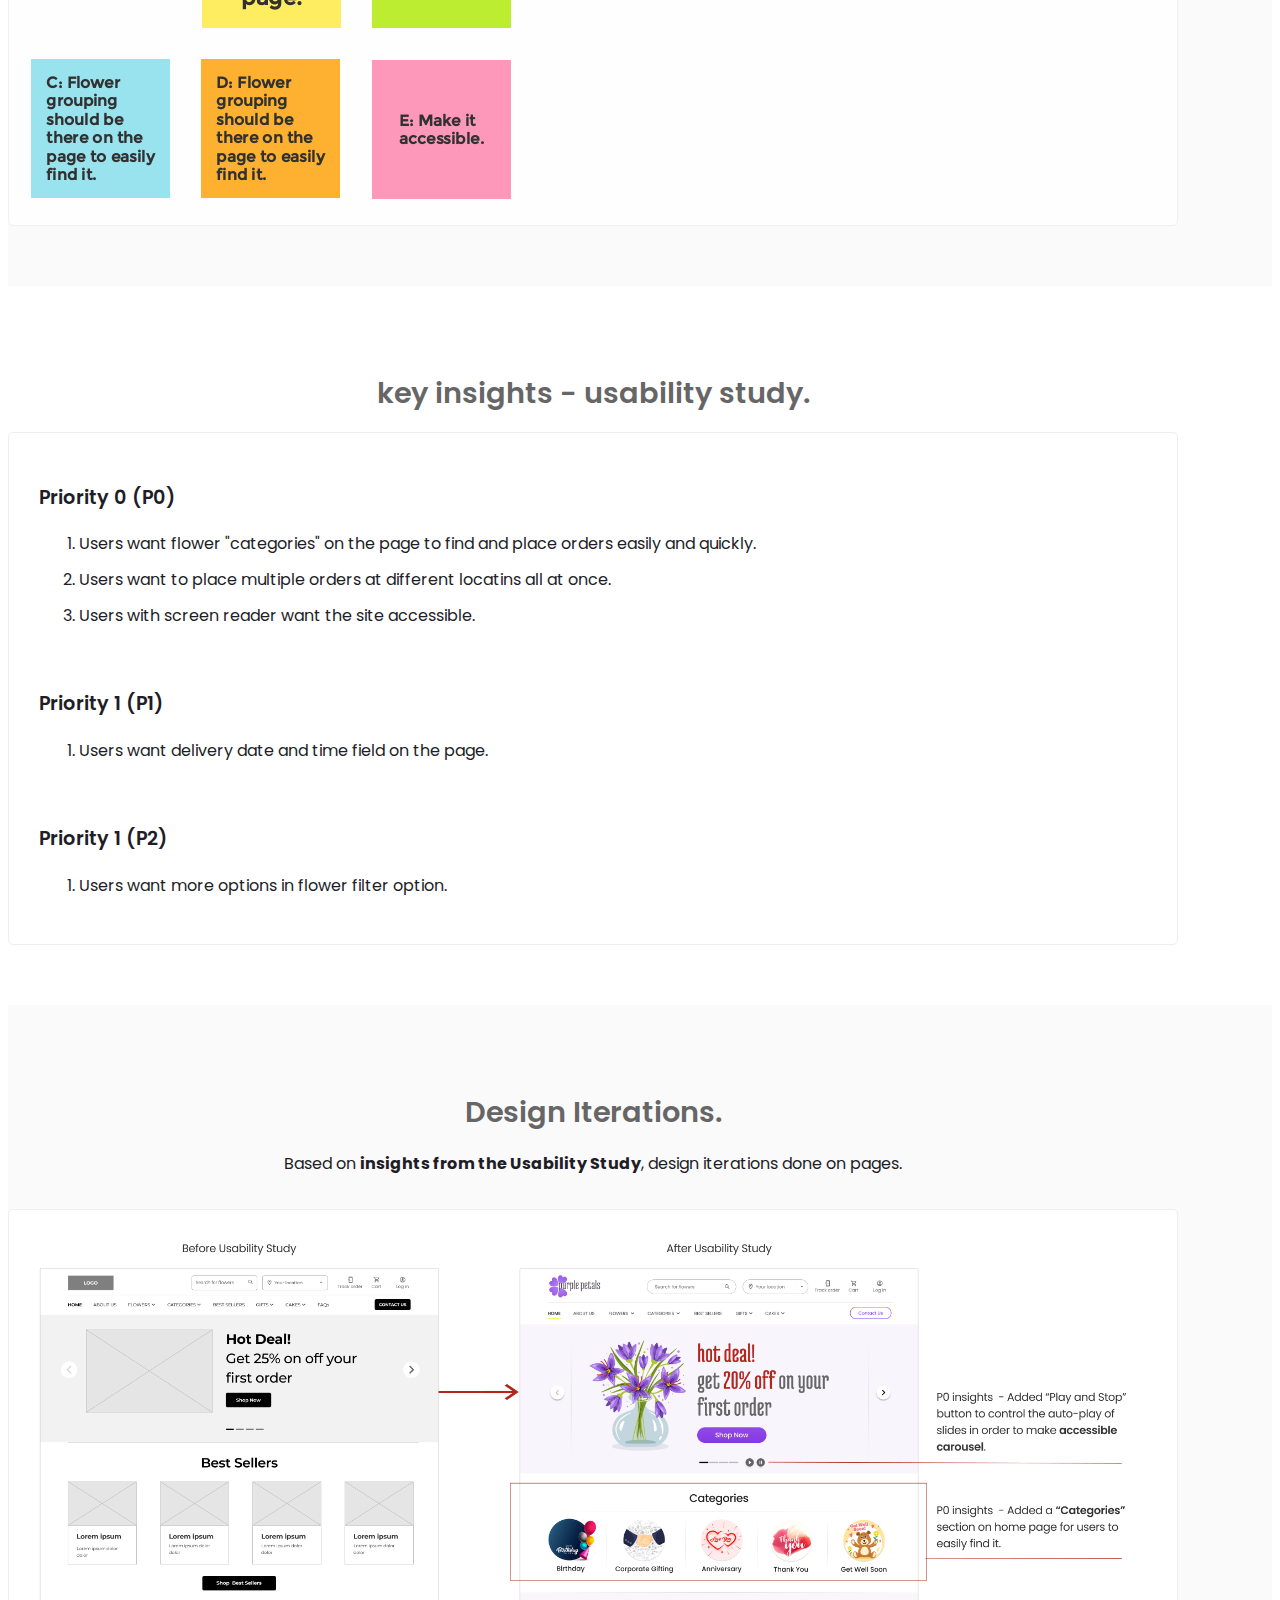
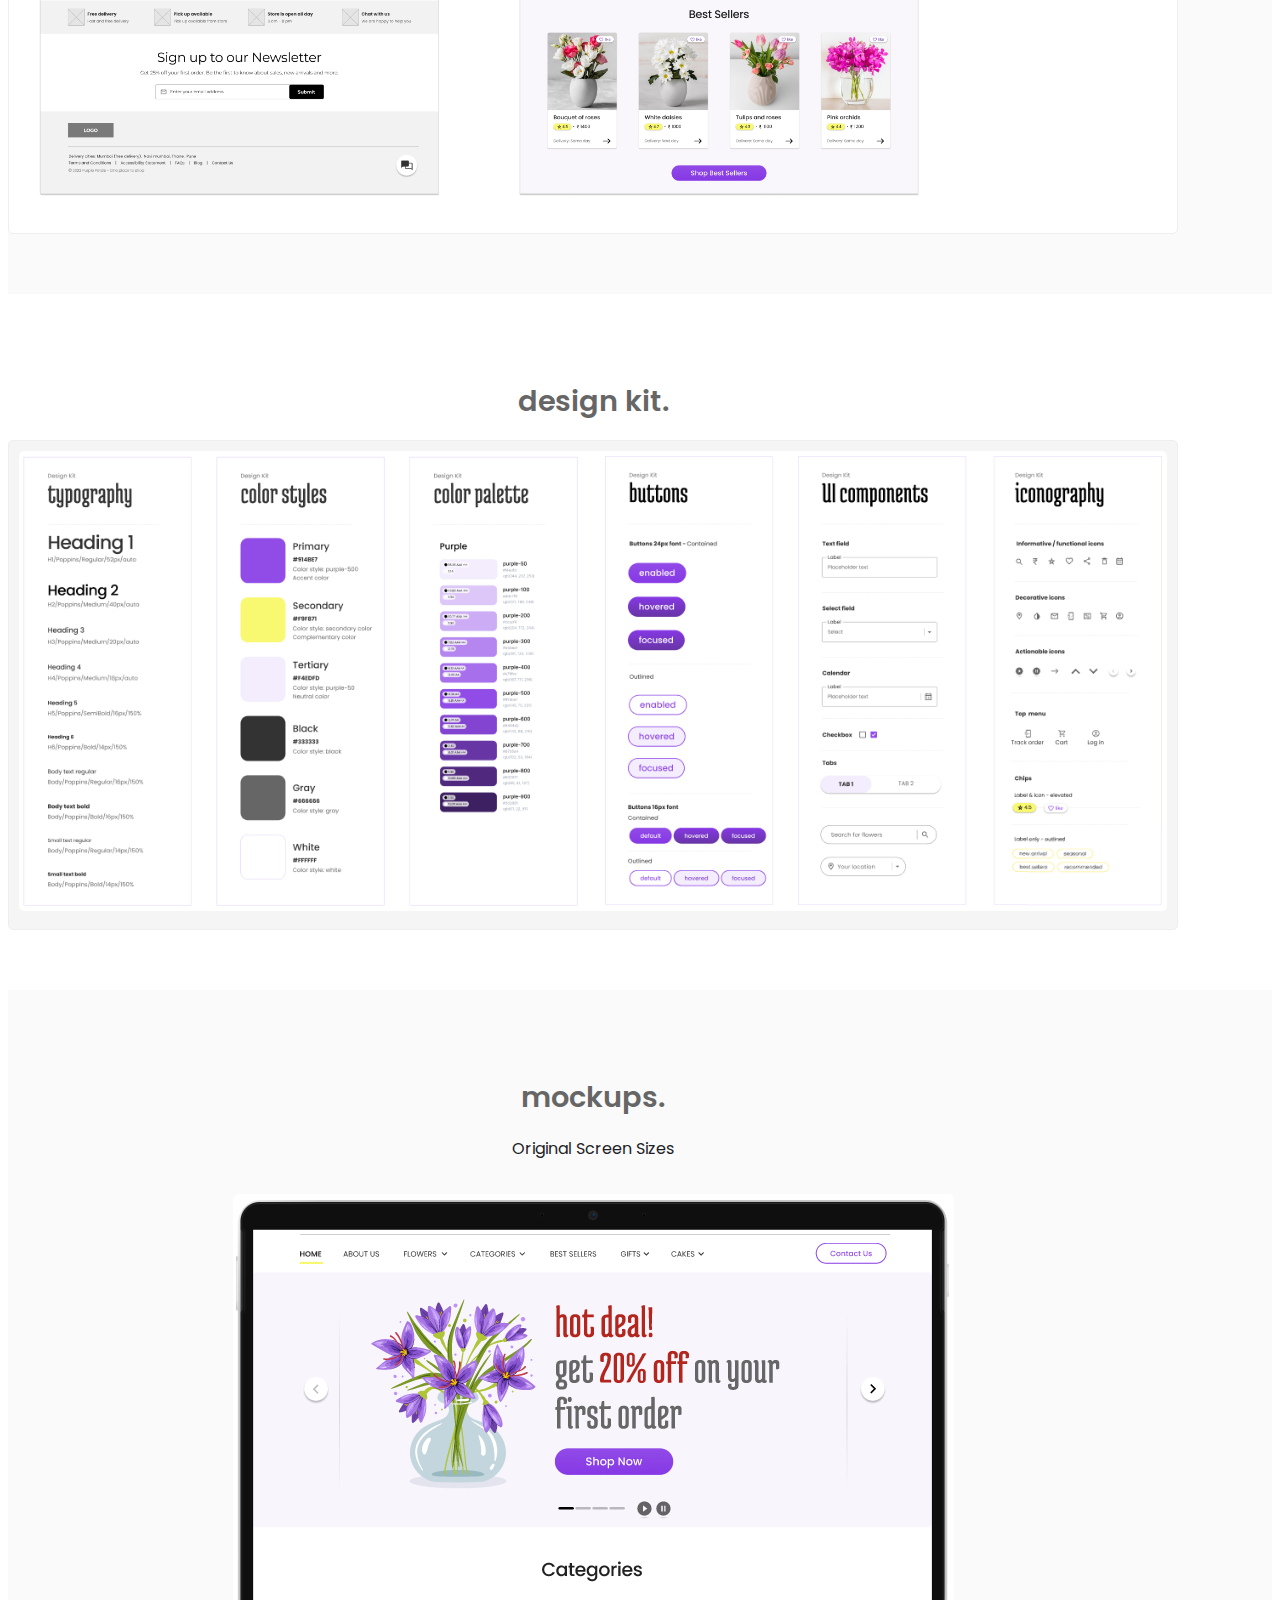
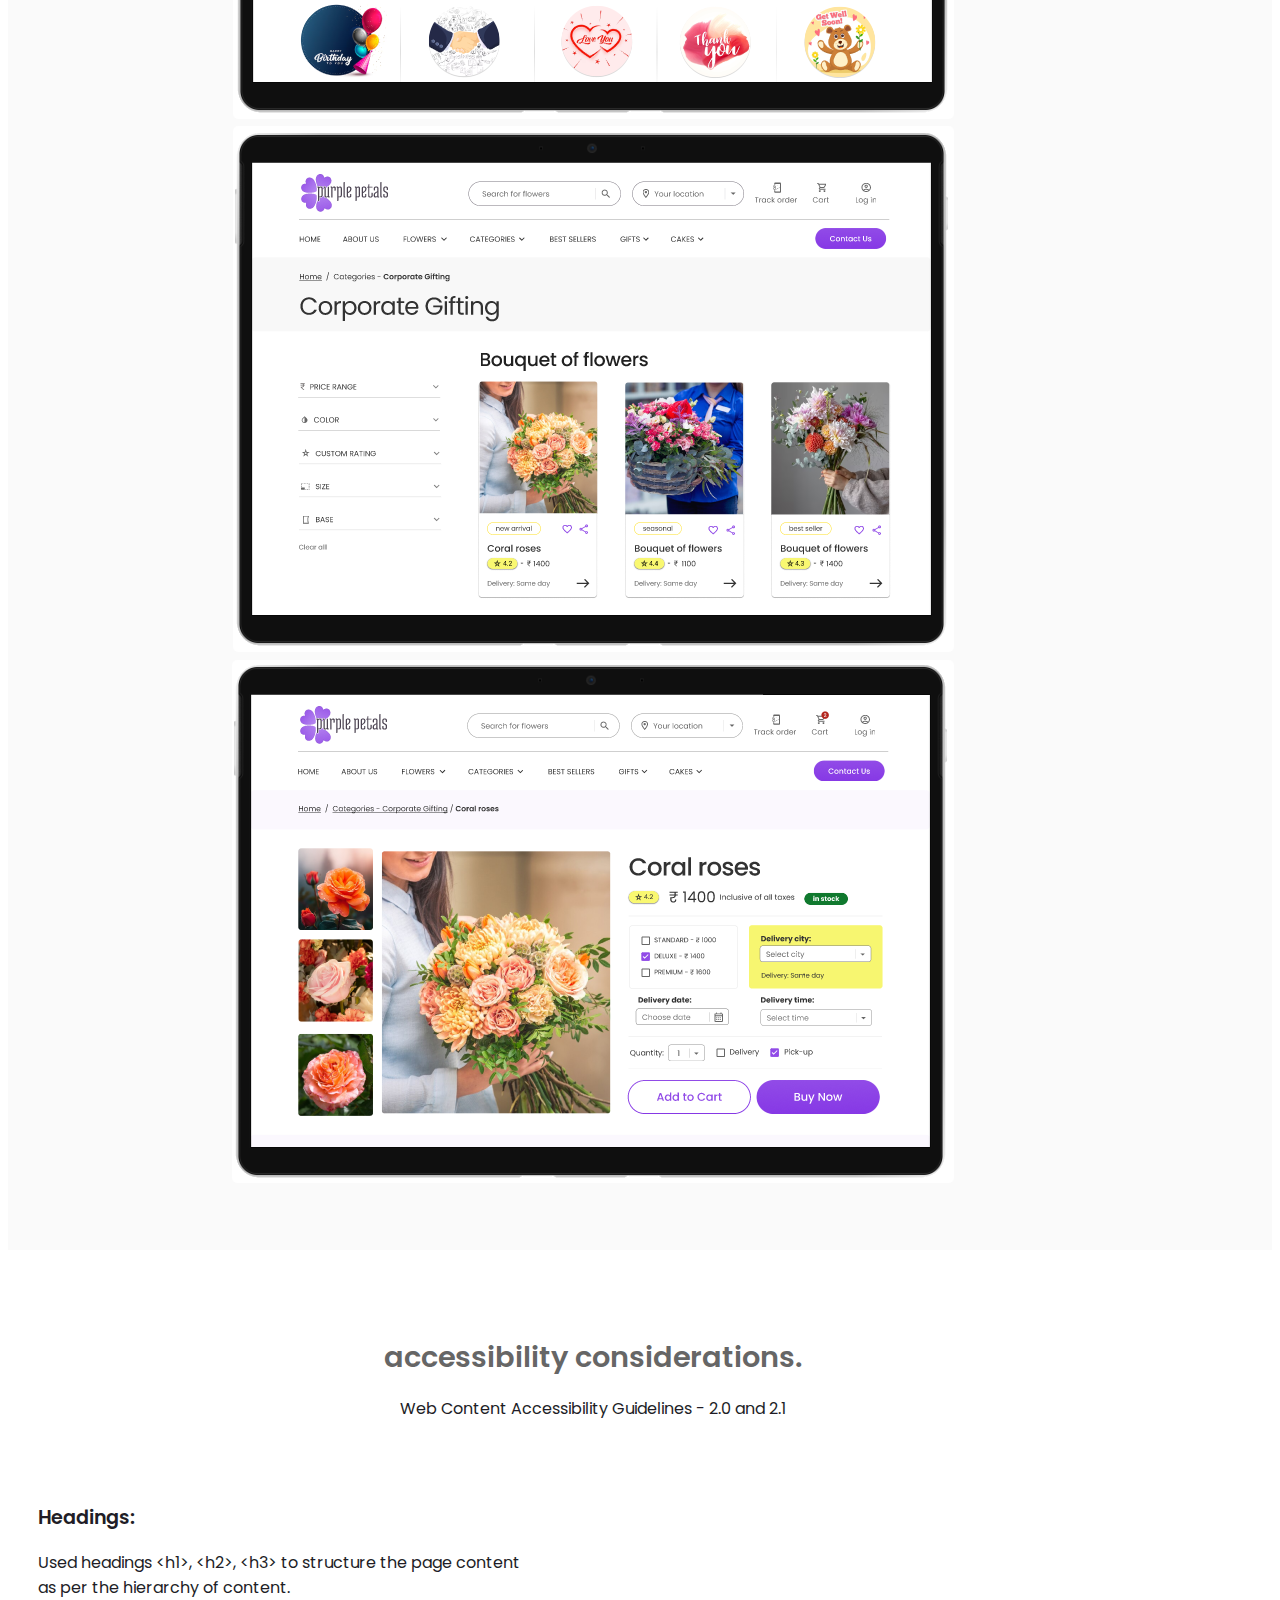
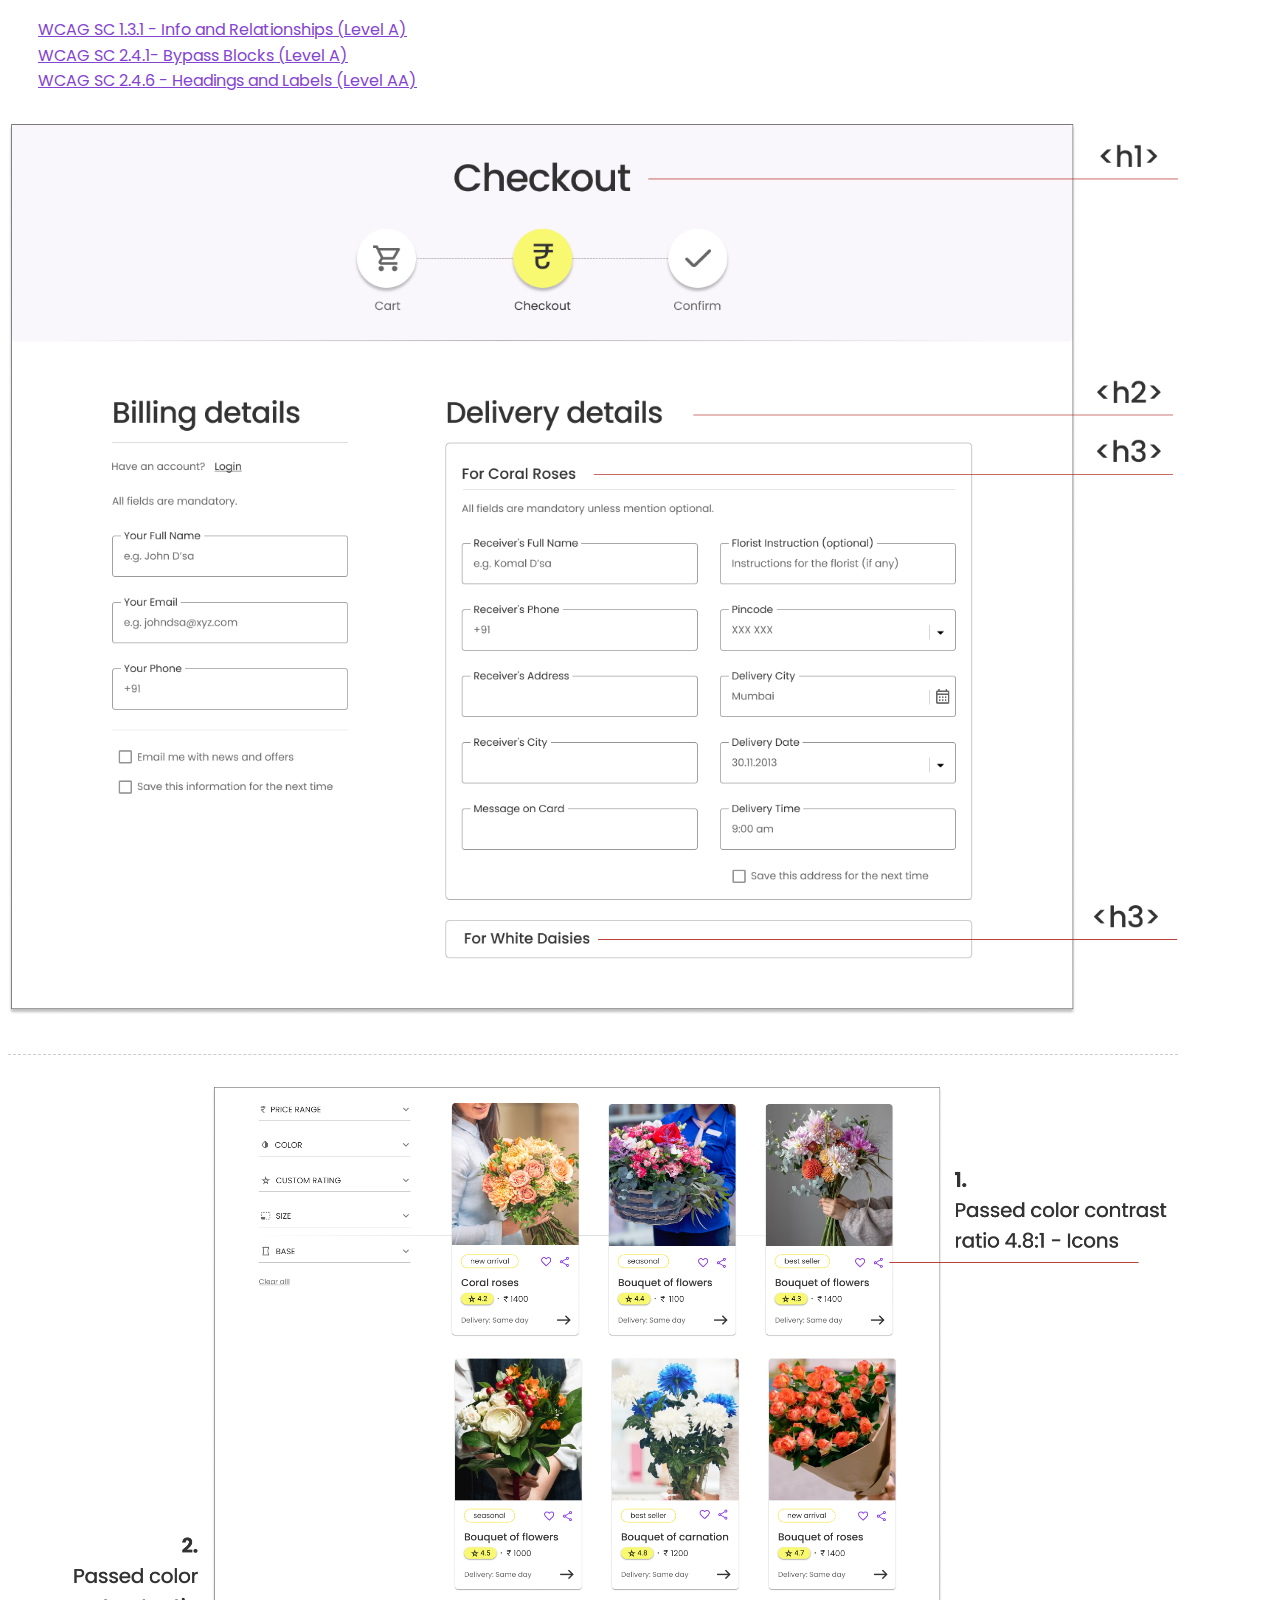
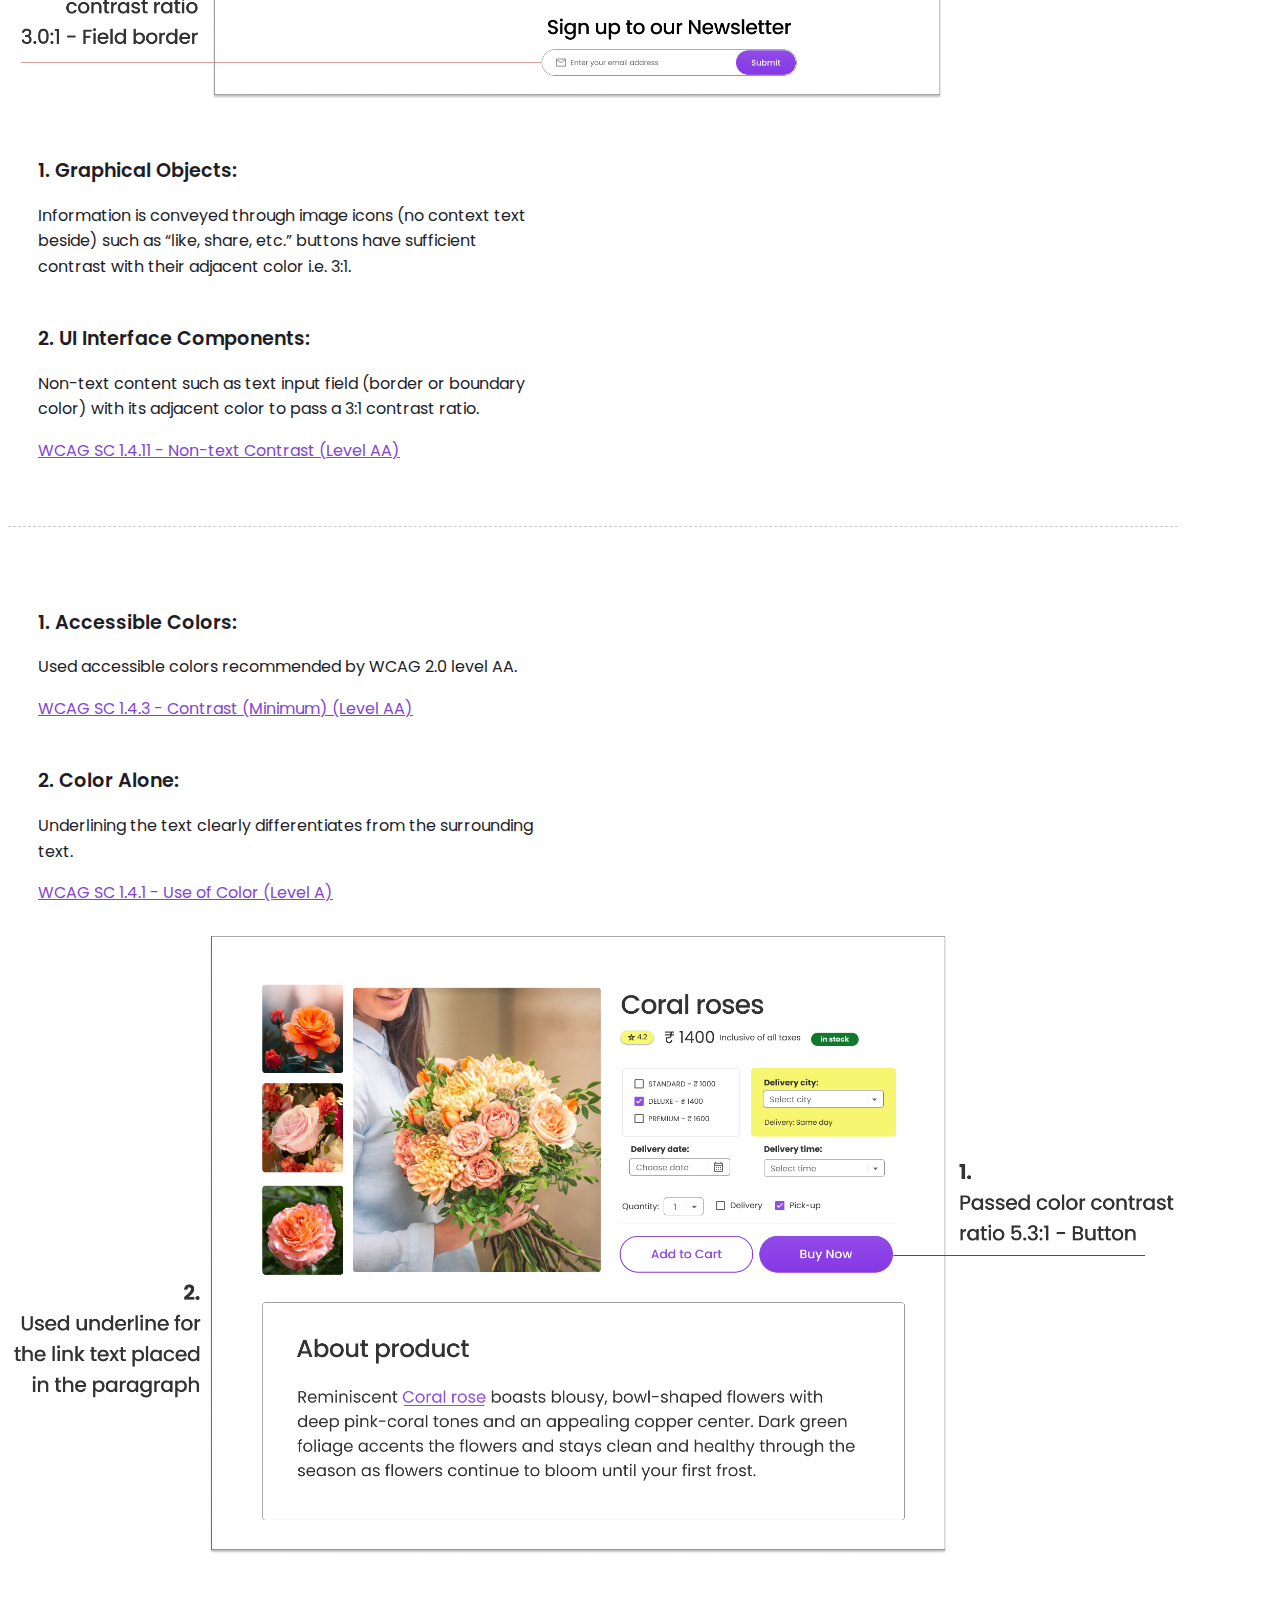
<file: florist-case-study.html>
<!Doctype html>
<html lang="en">
   <head>
      <!-- Required meta tags -->
      <meta charset="utf-8">
      <meta name="viewport" content="width=device-width, initial-scale=1.0, maximum-scale=2.0, user-scalable=1">
      <link rel="icon" href="img/favicon.png" type="image/png">
      <title>Case Study - Purple Petals</title>
      <!-- Bootstrap CSS -->
      <link href="https://cdn.jsdelivr.net/npm/bootstrap@5.0.2/dist/css/bootstrap.min.css" rel="stylesheet" integrity="sha384-EVSTQN3/azprG1Anm3QDgpJLIm9Nao0Yz1ztcQTwFspd3yD65VohhpuuCOmLASjC" crossorigin="anonymous">
      <link rel="stylesheet" href="css/font-awesome.min.css">
      <link href="https://fonts.googleapis.com/icon?family=Material+Icons" rel="stylesheet">
      <!-- main css -->
      <link rel="stylesheet" href="css/style2.css">
      <link rel="stylesheet" href="css/responsive2.css">
      <link href="https://fonts.googleapis.com/css?family=Poppins" rel="stylesheet">
   </head>
   <body class="show-back-to-top">
      <!--================Header=================-->
      <header class="home_banner_area">
            <div class="container box_1620">
               <div class="container box_1620_1">
                  <div class="banner_inner d-flex align-items-center">
                     <div class="banner_content">
                        <div class="row">
                           <div class="col-lg-12">
                              <div class="text-center">
                                 <img src="img/purple_petals_logo.svg" alt="Purple Petals logo" class="rounded" style="width:300px">
                                 <h1 class="text-uppercase">Case Study</h1>
                                 <p class="p2 text-uppercase gray">Florist responsive website</p>
                                 <!--<p class="p2 gray">5 phases of UX design process - <strong>Empathy, Define, Ideate, Prototype, Test</strong></p>-->
                              </div>
                           </div>
                        </div>
                     </div>
                  </div>
               </div>
            </div>
      </header>
      <!--================End Header=================-->
	  <!--================Main=================-->
      <main id="content">
         <section class="welcome_area p_120" style="padding-bottom: 0">
            <div class="container" >
               <div class="row imageGallery1">
                  <div class="col-lg-4 col-md-4 col-sm-12 brand manipul creative" style="display: flex; align-items: center;">
                     <div class="h_gallery_item" >
                        <div>
                           <h2 class="text-lowercase">Project Overview.</h2>
                           
                           <p>"<strong>Purple Petals</strong> – One place to shop" is the name of a new and trendy florist shop located in the city.</p>
                           <p><strong>My role:</strong>
                              Plan and direct each step of the design thinking process as a <strong>UX design student</strong> with mobile and web UI design experience.
                           </p>
                           <p><strong>Target customers:</strong> like busy working people, event planners, and flower lovers.</p>
                        </div>
                     </div>
                  </div>
                  <div class="col-lg-8 col-md-8 col-sm-12 brand manipul design print">
                     <div class="h_gallery_item">
                        <div class="g_img_item">
                           <img class="img-fluid" src="img/pp_cart.png" alt="Purple Petals - Home and Cart page" style="border: 0;"> 
                        </div>
                     </div>
                  </div>
               </div>
            </div>
         </section>
         <section class="welcome_area p_120" style="background: #FAFAFA;">
            <div class="container">
               <div class="row welcome_inner">
                  <div class="col-lg-12">
                     <div class="welcome_text">
                        <div class="row">
                           <div class="col-md-6">
                              <div class="wel_item">
                                 <h2>challenges.</h2>
                                 <ol class="custom-list-orange" style="margin-bottom: 0;">
                                    <li><strong>No time</strong>: Users with busy schedules find it difficult to go to the florist shop.</li>
                                    <li><strong>Large and overwhelming catalogues</strong>: It’s too frustrating and time-consuming to search from such	 catalogues.</li>
                                    <li><strong>Multiple orders</strong>: Placing more than one orders at different locations at once.</li>
                                    <li><strong>Inaccessible online resources</strong>: Online sites in the city to place orders are not accessible.</li>
                                 </ol>
                              </div>
                           </div>
                           <div class="col-md-6">
                              <div class="wel_item">
                                 <h2>goal.</h2>
                                 <ol class="custom-list-orange" style="margin-bottom: 0;">
                                    <li><strong>Saves time</strong> by easily find and orders fresh flowers.</li>
                                    <li><strong>Get rid of</strong> large and overwhelming catalogues which takes lots of load time.</li>
                                    <li><strong>Multiple orders</strong>: Provide user interface where placing multiple orders at different locations all at once.</li>
                                    <li>Provide a <strong>good user experience</strong> meaning it’s usable, equitable, enjoyable, and <strong>accessible</strong>.</li>
                                 </ol>
                                 <br>
                              </div>
                           </div>
                        </div>
                        <br>
                        <div class="row">
                           <div class="col-md-6">
                              <div class="wel_item">
                                 <h2>approach.</h2>
                                 <ul class="custom-list-orange" style="margin-bottom: 0;">
                                    <li>Foundational research - User intervirews</li>
                                    <li>Design research - Usability study</li>
                                    <li>Affinity diagram</li>
                                    <li>Fuctional testing</li>
                                    <li>Assistive technology testing</li>
                                 </ul>
                              </div>
                           </div>
                           <div class="col-md-6">
                              <div class="wel_item">
                                 <h2>results.</h2>
                                 <ul class="custom-list-orange" style="margin-bottom: 0;">
                                    <li>Purple petals site is <strong>easy to use, saves time and accessible</strong> </li>
                                    <li>Place <strong>multiple orders</strong> at different locations all at once</li>
                                    <li>Provided a <strong>good user interface</strong></li>
                                    <li><strong>Accessible</strong> site</strong></li>
                                 </ul>
                                 <br>
                              </div>
                           </div>
                        </div>
                     </div>
                  </div>
               </div>
            </div>
         </section>
         <section class="welcome_area p_120"">
            <div class="container">
               <div class="main_title">
                  <h2 class="text-lowercase">personas.</h2>
               </div>
            </div><div class="container">
            <div class="row welcome_inner">
			
               <div class="col-lg-12">
                  <div class="row">
                     <div class="col-md-6">
                        <div class="wel_item">
                           <h3>Persona: Komal</h3>
                           <p>Komal - Age 26, Education B.sc. is working in MNCs as an HR admin. She is always busy with her schedule looking 
                              after different activities at the office. Works in a city, far from her hometown Kashmir – a flower land.
                           </p>
                           <br>
                           <p><strong>Goals:</strong></p>
                           <ul>
                              <li>To be able to welcome clients with flowers.</li>
                              <li>Find site where placing orders easily and quickly without wasting much time.</li>
                           </ul>
                           <p><strong>Frustrations:</strong></p>
                           <ul>
                              <li>With busy schedules find it difficult to go to the florist shop.</li>
                              <li>Concern about reasonable pricing and on time delivery.</li>
                           </ul>
                           <br>
                           <blockquote class="gray">
                              <p><em>
                                 <strong>I love flowers. I feel it’s one of the precious and beautiful gifts by nature. Loves shopping variety of flowers and also likes to gift them. They make me feel fresh and happy.</strong></em>
                              </p>
                           </blockquote>
                        </div>
                     </div>
                     <div class="col-md-6">
                        <div class="wel_item">
                           <h3>Persona: Joyan</h3>
                           <p>Joyan - Age 35, Education B.A. is working in Event Management company as an Event Manager who lives with their partner and 2 children. He is a person with low vision uses Assistive Technology - screen reader.</p>
                           <br>
                           <p><strong>Goals:</strong></p>
                           <ul>
                              <li>To be able to place multiple orders at different locations all at once.</li>
                              <li>Find site where placing orders easily and quickly without wasting much time.</li>
                           </ul>
                           <p><strong>Frustrations:</strong></p>
                           <ul>
                              <li>With busy schedules find it difficult to go to the florist shop.</li>
                              <li>Concern about site accessibility and mobile friendly.</li>
                           </ul>
                           <br>
                           <blockquote class="gray">
                              <p><em>
                                 <strong>
                                 I am not sure about quality of flowers and rates.</strong></em>
                              </p>
                           </blockquote>
                           <br>
                        </div>
                     </div>
                  </div>
               </div>
            </div>
			</div>
         </section>

		 
         <section class="welcome_area p_120" style="background: #FAFAFA;">
            <div class="container">
               <div class="main_title">
                  <h2 class="text-lowercase">problem statement.</h2>
               </div>
            </div>
		  <div class="container">
            <div class="row welcome_inner">
               <div class="col-lg-12">
                  <div class="row">
                     <div class="col-md-6">
                        <div class="wel_item">
                           <p><strong>Komal</strong> is a busy executive who <strong>needs an easy app experience</strong> to orders a flower bouquet because she's has <strong>no time</strong> to go to flosrist shop.</p>
                        </div>
                     </div>
                     <div class="col-md-6">
                        <div class="wel_item">
                           <p><strong>Joyan</strong> is a event manager who <strong>needs an accessible app experience</strong> to orders a flower bouquet because he's is a <strong>screen reader user</strong>.</p>
                        </div>
                     </div>
                  </div>
               </div>
            </div>
			</div>
         </section>
         <section class="welcome_area p_120">
            <div class="container">
               <div class="row welcome_inner">
                  <div class="col-lg-12">
                     <div class="welcome_text">
                        <div class="row">
                           <div class="col-md-3" style="display: flex; justify-content: center; align-items: center; text-align: center;">
                              <h2>paper wireframe.</h2>
                           </div>
                           <div class="col-md-9">
                              <div class="wel_item">
                                 <img class="img-fluid" src="img/purple_petals_paper_wireframe.png" alt="Paper wireframe of Home, Product and Cart screen of Purple Petals site" />
                              </div>
                           </div>
                        </div>
                     </div>
                  </div>
               </div>
            </div>
         </section>
         <section class="welcome_area p_120" style="background: #FAFAFA;">
            <div class="container">
               <div class="row welcome_inner">
                  <div class="col-lg-12">
                     <div class="welcome_text">
                        <div class="row">
                           <div class="col-md-3 order2" style="display: flex; justify-content: center; align-items: center; text-align: center;">
                              <h2>lo-fi prototype.</h2>
                           </div>
                           <div class="col-md-9">
                              <div class="wel_item">
                                 <img class="img-fluid" src="img/purple_petals_lo-fi_prototype.png" alt="Lo-fi prototype of Home, Categories, Product and Cart screen of Purple Petals site" />
                              </div>
                           </div>
                        </div>
                     </div>
                  </div>
               </div>
            </div>
         </section>
         <section class="welcome_area p_120">
            <div class="container">
               <div class="row welcome_inner">
                  <div class="col-lg-12">
                     <div class="row">
                        <div class="col-md-3" style="display: flex; justify-content: center; align-items: center; text-align: center; ">
                           <h2>sitemap.</h2>
                        </div>
                        <div class="col-md-9">
                           <div class="wel_item">
                              <img class="img-fluid" src="img/sitemap.png" alt="Sitemap - Purple Petals site" style="border: 0;">
                           </div>
                        </div>
                     </div>
                  </div>
               </div>
            </div>
         </section>
         <section class="welcome_area p_120" style="background: #FAFAFA;">
            <div class="container">
               <div class="row welcome_inner">
                  <div class="col-lg-12">					 
                     <div class="row">
                        <div class="col-md-3 order2" style="display: flex; justify-content: center; align-items: center; text-align: center;">
                           <h2>affinity mapping.</h2>
                        </div>
                        <div class="col-md-3">
                           <div class="wel_item fade-in">
                              <img class="img-fluid" src="img/affinity_diagram3.png" alt="Participant tone pattern" />
                           </div>
                        </div>
                        <div class="col-md-3">
                           <div class="wel_item fade-in">
                              <img class="img-fluid" src="img/affinity_diagram4.png" alt="Confusion pattern" />
                           </div>
                        </div>
                        <div class="col-md-3">
                           <div class="wel_item fade-in">
                              <img class="img-fluid" src="img/affinity_diagram5.png" alt="Thoughts pattern" />
                           </div>
                        </div>
                     </div>
                  </div>
               </div>
            </div>
         </section>
         <section class="welcome_area p_120">
            <div class="container">
               <div class="row welcome_inner">
                  <div class="col-lg-12">
                     <div class="welcome_text">
                        <div class="row">
                           <div class="col-md-3" style="display: flex; justify-content: center; align-items: center; text-align: center;">
                              <h2>key insights - usability study.</h2>
                           </div>
                           <div class="col-md-9">
                              <div class="wel_item">
                                 <h3>Priority 0 (P0)</h3>
                                 <ol>
                                    <li>Users want flower "categories" on the page to find and place orders easily and quickly.</li>
                                    <li>Users want to place multiple orders at different locatins all at once.								
                                    <li>Users with screen reader want the site accessible.
                                 </ol><br>
                                 <h3>Priority 1 (P1)</h3>
                                 <ol>
                                    <li>Users want delivery date and time field on the page.</li>
                                 </ol><br>
                                 <h3>Priority 1 (P2)</h3>
                                 <ol>
                                    <li>Users want more options in flower filter option.</li>
                                 </ol>
                              </div>
                           </div>
                        </div>
                     </div>
                  </div>
               </div>
            </div>
         </section>
         <section class="welcome_area p_120" style="background: #FAFAFA;">
            <div class="container">
               <div class="container">
                  <div class="main_title">
                     <h2 class="text-lowercase">Design Iterations.</h2>
                     <p>Based on <strong>insights from the Usability Study</strong>, design iterations done on pages.</p>
                  </div>
               </div>
               <div class="row welcome_inner">
                  <div class="col-lg-12">
                     <div class="welcome_text text-center">
                        <div class="row">
                           <div class="col-md-12">
                              <div class="wel_item">
                                 <img class="img-fluid" src="img/design_iteartions.png" alt="Home page of Purple Petals site before and after Usability Study" />
                              </div>
                           </div>
					   
						   
                        </div>

                     </div>
                  </div>
               </div>
            </div>
         </section>
         <section class="welcome_area p_120">
            <div class="container">
               <div class="row welcome_inner">
                  <div class="col-lg-12">
                     <div class="welcome_text">
                        <div class="row">
                           <div class="col-md-3 order2" style="display: flex; justify-content: center; align-items: center; text-align: center;">
                              <h2>design kit.</h2>
                           </div>
                           <div class="col-md-9">
                              <div class="wel_item" style="background: #F5F5F5; padding: 10px;">
                                 <img class="img-fluid" src="img/design_system_purple_petals_website.png" alt="design kit of Purple Petals site" />
                              </div>
                           </div>
                        </div>
                     </div>
                  </div>
               </div>
            </div>            
         </section>
         <section class="welcome_area p_120" style="background: #FAFAFA;">
            <div class="container">
               <div class="container">
                  <div class="main_title">
                     <h2 class="text-lowercase">mockups.</h2>
                     <p>Original Screen Sizes</p>
                  </div>
               </div>
               <div class="row welcome_inner">
                  <div class="col-lg-12">
                     <div class="welcome_text text-center">
                        <div class="row">
                           <div class="col-md-4">
                              <div class="text-center">
                                 <img class="img-fluid" src="img/home_web.png" alt="Mockup of Home page - Purple Petals site" />
                              </div>
                           </div>
                           <div class="col-md-4">
                              <div class="text-center">
                                 <img class="img-fluid" src="img/categories_web.png" alt="Mockup of Categories page - Purple Petals site" />
                              </div>
                           </div>
                           <div class="col-md-4">
                              <div class="text-center">
                                 <img class="img-fluid" src="img/product_web.png" alt="Mockup of Product page - Purple Petals site" />
                              </div>
                           </div>
                        </div>                        
                     </div>
                  </div>
               </div>
            </div>
         </section>
		 
         <section class="welcome_area p_120">
            <div class="container">
               <div class="container">
                  <div class="main_title">
                     <h2 class="text-lowercase">accessibility considerations.</h2>
                     <p>Web Content Accessibility Guidelines - 2.0 and 2.1</p>
                  </div>
               </div>
               <div class="row welcome_inner">
                  <div class="col-lg-12">
                     <div class="welcome_text">
                        <div class="row">
                           <div class="col-md-7" style="display: flex; align-items: center;">
                              <div class="wel_item" style="border: 0;">
                                 <h3>Headings:</h3>
                                 <p>Used headings &lt;h1&gt;, &lt;h2&gt;, &lt;h3&gt; to structure the page content as per the hierarchy of content.</p>
                                 <p>
                                    <a href="https://www.w3.org/WAI/WCAG21/Understanding/info-and-relationships" target="_blank">WCAG SC 1.3.1 - Info and Relationships (Level A)</a><br>
                                    <a href="https://www.w3.org/WAI/WCAG21/Understanding/bypass-blocks" target="_blank">WCAG SC 2.4.1- Bypass Blocks (Level A)</a><br>
                                    <a href="https://www.w3.org/WAI/WCAG21/Understanding/headings-and-labels" target="_blank">WCAG SC 2.4.6 - Headings and Labels (Level AA)</a>
                                 </p>
                              </div>
                           </div>
                           <div class="col-md-5">
                              <div class="text-center">
                                 <img class="img-fluid" src="img/headings.png" alt="Headings on checkout page of Purple Petals site " />
                              </div>
                           </div>
                        </div>
                        
                     </div>
                  </div>
               </div><div class="divider-line"></div>
               <div class="row welcome_inner">
                  <div class="col-lg-12">
                     <div class="welcome_text">
                        <div class="row">
                           <div class="col-md-7">
                              <div class="text-center">
                                 <img class="img-fluid" src="img/color_contrast2.png" alt="Icons and input field color contrast on categories page of Purple Petals site " />
                              </div>
                           </div>
                           <div class="col-md-5" style="display: flex; align-items: center;">
                              <div class="wel_item" style="border: 0;">
                                 <h3>1. Graphical Objects:</h3>
                                 <p>Information is conveyed through image icons (no context text beside) such as “like, share, etc.” buttons have sufficient contrast with their adjacent color i.e. 3:1. 
                                 </p>
                                 <br>
                                 <h3>2. UI Interface Components:</h3>
                                 <p>Non-text content such as text input field (border or boundary color) with its adjacent color to pass a 3:1 contrast ratio. 
                                 </p>
                                 <p><a href="https://www.w3.org/WAI/WCAG21/Understanding/non-text-contrast.html" target="_blank">WCAG SC 1.4.11 - Non-text Contrast (Level AA)</a></p>
                              </div>
                           </div>
                        </div>
                        
                     </div>
                  </div>
               </div><div class="divider-line"></div>
               <div class="row welcome_inner">
                  <div class="col-lg-12">
                     <div class="welcome_text">
                        <div class="row">
                           <div class="col-md-5" style="display: flex; align-items: center;">
                              <div class="wel_item" style="border: 0;">
                                 <h3>1. Accessible Colors:</h3>
                                 <p>Used accessible colors recommended by WCAG 2.0 level AA.
                                 </p>
                                 <p><a href="https://www.w3.org/WAI/WCAG21/Understanding/contrast-minimum" target="_blank">WCAG SC 1.4.3 - Contrast (Minimum) (Level AA) 
                                    </a>
                                 </p>
                                 <br>
                                 <h3>2. Color Alone:</h3>
                                 <p>Underlining the text clearly differentiates from the surrounding text. 
                                 </p>
                                 <p><a href="https://www.w3.org/WAI/WCAG21/Understanding/use-of-color" target="_blank">WCAG SC 1.4.1 - Use of Color (Level A)</a></p>
                              </div>
                           </div>
                           <div class="col-md-7">
                              <div class="text-center">
                                 <img class="img-fluid" src="img/color_alone.png" alt="Button color contrast and link text on product page of Purple Petals site" />
                              </div>
                           </div>
                        </div>
                     </div>
                  </div>
               </div>
            </div>
         </section>
         <section class="welcome_area p_120"  style="background: #FAFAFA;">
            <div class="container">
               <div class="main_title">
                  <h2 class="text-lowercase">conclusion.</h2>
               </div>
            </div>
						<div class="container">
            <div class="row welcome_inner">
               <div class="col-lg-12">
                  <div class="row">
                     <div class="col-md-6">
                        <div class="wel_item">
                           <h3>What I learned</h3>
                           <ul>
                              <li>Understanding user needs</li>
                              <li>Importance of simplicity</li>
                              <li>Accessibility considerations</li>
                              <li>Users feedback</li>
                              <li>Manage information to not overwhelm the user</li>
                           </ul>
                        </div>
                     </div>
                     <div class="col-md-6">
                        <div class="wel_item">
                           <h3>Next steps</h3>
                           <ul>
                              <li>Next will ask for a Design critique session,</li>
                              <li>Implement feedback, </li>
                              <li> and Iterate on the prototype</li>
                              <li>Usability study 2 on hi-fi prototype if required</li>
                              <li>Create a cross-platform responsive design. </li>
                           </ul>
                        </div>
                     </div>
                  </div>
               </div>
            </div>
			</div>
         </section>			 
      </main>
	  <!--================End Main=================-->
      <!--================Footer Area =================-->			
      <footer>
         <div class="container">
            <div class="row">
            <div class="col-md-12">		 
               <a href="#content" id="scroll"><span style="position: absolute;right:-800px;">Back To Top</span><i class="material-icons" aria-hidden="true" style="font-size: 30px;">arrow_upward</i></a>			 
            </div>
         </div>
		             </div>
      </footer>
      <!--================End Footer Area =================-->
      <!-- Optional JavaScript -->
      <!-- jQuery first, then Popper.js, then Bootstrap JS -->
      <script src="js/jquery-3.3.1.min.js"></script>
      <script src="js/popper.js"></script>
      <script src="https://cdn.jsdelivr.net/npm/bootstrap@5.0.2/dist/js/bootstrap.bundle.min.js" integrity="sha384-MrcW6ZMFYlzcLA8Nl+NtUVF0sA7MsXsP1UyJoMp4YLEuNSfAP+JcXn/tWtIaxVXM" crossorigin="anonymous"></script>
      <script src="js/scrolltotop.js"></script>
   </body>
</html>
</file>
<file: css/style.css>
/*----------------------------------------------------
@File: Default Styles
@Author: Rocky Ahmed
@URL: http://wethemez.com
Author E-mail: rockybd1995@gmail.com

This file contains the styling for the actual theme, this
is the file you need to edit to change the look of the
theme.
---------------------------------------------------- */
/*=====================================================================
@Template Name: Builder Construction 
@Author: Rocky Ahmed
@Developed By: Rocky Ahmed
@Developer URL: http://rocky.wethemez.com
Author E-mail: rockybd1995@gmail.com

@Default Styles

Table of Content:
01/ Variables
02/ predefin
03/ header
04/ button
05/ banner
06/ breadcrumb
07/ about
08/ team
09/ project 
10/ price 
11/ team 
12/ blog 
13/ video  
14/ features  
15/ career  
16/ contact 
17/ footer

=====================================================================*/
/*----------------------------------------------------*/
/*font Variables*/
/*Color Variables*/
/*=================== fonts ====================*/
@import url("https://fonts.googleapis.com/css?family=Heebo:300,400,700,900|Roboto:300,400,500,700");
/*---------------------------------------------------- */
/*----------------------------------------------------*/

:root {
	--orange {color: #F05537;}
}


.list {
  list-style: none;
  margin: 0px;
  padding: 0px; }

a {
  text-decoration: none;
  transition: all 0.3s ease-in-out; }
  a:hover, a:focus {
    text-decoration: none;
    border-radius: 5px;
    outline-offset: 2px;
}
	
.row.m0 {
  margin: 0px; }

body {
  line-height: 1.6;
  font-size: 1rem;
  font-family: "Poppins", sans-serif;
  font-weight: normal;
  color: #211D26;
 /* background: #FAFAFA; */
  }

h1, h2, h3, h4, h5, h6 {
  font-family: "Poppins", sans-serif;
  font-weight: bold; }

.gray {color: #707070;}

button:focus {
  outline: none;
  box-shadow: none; }

.p0 {
  padding-left: 0px;
  padding-right: 0px; }

.p_120 {
  padding-top: 150px;
  padding-bottom: 60px; }

.p_100 {
  padding-top: 100px;
  padding-bottom: 100px; }

.pad_top {
  padding-top: 120px; }

.pad_bt {
  padding-bottom: 120px; }

.mt-25 {
  margin-top: 25px; }

@media (min-width: 1200px) {
  .container {
    max-width: 1170px; } }

@media (min-width: 1620px) {
  .box_1620 {
    max-width: 1620px;
    margin: auto;
    width: 100%;
    padding-left: 0px;
    padding-right: 0px; } }
/* Main Title Area css
============================================================================================ */
.main_title {
  text-align: center;
  max-width: 670px;
  margin: 0px auto 2rem; }
   /*. .main_title h2 {
    font-family: "Poppins", sans-serif;
    font-size: 36px;
    margin-bottom: 15px;
    text-transform: uppercase; }
main_title p {
    font-size: 16px;
    
    font-weight: normal;
    line-height: 26px;
    color: #333;
    margin-bottom: 0px; }*/

/* End Main Title Area css
============================================================================================ */
/*---------------------------------------------------- */
/*----------------------------------------------------*/
.header_area {
  position: absolute;
  width: 100%;
  top: 0;
  left: 0;
  z-index: 99;
  transition: background 0.4s, all 0.3s linear; }
  .header_area .navbar {
    background: transparent;
    padding: 0px;
    border: 0px;
    border-radius: 0px; }
    .header_area .navbar .nav .nav-item {
      margin-right: 45px; }
      .header_area .navbar .nav .nav-item .nav-link {
        font: 500 16px/120px "Poppins", sans-serif;
        color: #fff;
        padding: 0px;
        display: inline-block; }
        .header_area .navbar .nav .nav-item .nav-link:after {
          display: none; }
      .header_area .navbar .nav .nav-item:hover .nav-link, .header_area .navbar .nav .nav-item.active .nav-link {
        color: #fff; }
      .header_area .navbar .nav .nav-item.submenu {
        position: relative; }
        .header_area .navbar .nav .nav-item.submenu ul {
          border: none;
          padding: 0px;
          border-radius: 0px;
          box-shadow: none;
          margin: 0px;
          background: #fff;
          box-shadow: 0px 3px 16px 0px rgba(0, 0, 0, 0.1); }
          @media (min-width: 992px) {
            .header_area .navbar .nav .nav-item.submenu ul {
              position: absolute;
              top: 120%;
              left: 0px;
              min-width: 200px;
              text-align: left;
              opacity: 0;
              transition: all 300ms ease-in;
              visibility: hidden;
              display: block;
              border: none;
              padding: 0px;
              border-radius: 0px; } }
          .header_area .navbar .nav .nav-item.submenu ul:before {
            content: "";
            width: 0;
            height: 0;
            border-style: solid;
            border-width: 10px 10px 0 10px;
            border-color: #eeeeee transparent transparent transparent;
            position: absolute;
            right: 24px;
            top: 45px;
            z-index: 3;
            opacity: 0;
            transition: all 400ms linear; }
          .header_area .navbar .nav .nav-item.submenu ul .nav-item {
            display: block;
            float: none;
            margin-right: 0px;
            border-bottom: 1px solid #ededed;
            margin-left: 0px;
            transition: all 0.4s linear; }
            .header_area .navbar .nav .nav-item.submenu ul .nav-item .nav-link {
              line-height: 45px;
              padding: 0px 30px;
              transition: all 150ms linear;
              display: block;
              margin-right: 0px; }
            .header_area .navbar .nav .nav-item.submenu ul .nav-item:last-child {
              border-bottom: none; }
            .header_area .navbar .nav .nav-item.submenu ul .nav-item:hover .nav-link {
              background: #766dff;
              color: #fff; }
        @media (min-width: 992px) {
          .header_area .navbar .nav .nav-item.submenu:hover ul {
            visibility: visible;
            opacity: 1;
            top: 100%; } }
        .header_area .navbar .nav .nav-item.submenu:hover ul .nav-item {
          margin-top: 0px; }
      .header_area .navbar .nav .nav-item:last-child {
        margin-right: 0px; }
    .header_area .navbar .search {
      font-size: 12px;
      line-height: 60px;
      display: inline-block;
      margin-left: 80px; }
      .header_area .navbar .search i {
        font-weight: 600; }
  .header_area.navbar_fixed .main_menu {
    position: fixed;
    width: 100%;
    top: -70px;
    left: 0;
    right: 0;
    background: #1E0A3C;
    transform: translateY(70px);
    transition: transform 500ms ease, background 500ms ease;
    -webkit-transition: transform 500ms ease, background 500ms ease;
    box-shadow: 0px 3px 16px 0px rgba(0, 0, 0, 0.1); }
    .header_area.navbar_fixed .main_menu .navbar .nav .nav-item .nav-link {
      line-height: 70px; }

.top_menu {
  background: #f9f9ff; }
  .top_menu .header_social li {
    display: inline-block;
    margin-right: 15px; }
    .top_menu .header_social li a {
      font-size: 14px;
      color: #777777;
      display: inline-block;
      line-height: 42px;
      transition: all 300ms linear 0s; }
    .top_menu .header_social li:last-child {
      margin-right: 0px; }
    .top_menu .header_social li:hover a {
      color: #766dff; }
  .top_menu .dn_btn {
    line-height: 42px;
    display: inline-block;
    font-size: 12px;
    margin-right: 30px;
    
    font-weight: normal;
    color: #777777;
    transition: all 300ms linear 0s; }
    .top_menu .dn_btn:hover {
      color: #766dff; }
    .top_menu .dn_btn:last-child {
      margin-right: 0px; }
  .top_menu .lan_pack {
    height: 30px;
    border: 1px solid #eeeeee;
    border-radius: 3px;
    line-height: 28px;
    font-size: 12px;
    
    font-weight: 500;
    padding-left: 19px;
    padding-right: 36px;
    color: #777777;
    background: #f9f9ff;
    margin-right: 5px;
    margin-top: 8px; }
    .top_menu .lan_pack .current {
      color: #777777; }
    .top_menu .lan_pack:after {
      content: "\f0d7";
      border: none !important;
      font: normal normal normal 12px/1 FontAwesome;
      transform: rotate(0deg);
      height: auto;
      margin-top: -6px;
      right: 20px; }

/*---------------------------------------------------- */
/*----------------------------------------------------*/
/* Home Banner Area css
============================================================================================ */
.home_banner_area {
  position: relative;
  z-index: 1;
  background: #1E0A3C;
  margin-bottom: 50px;
  }
  
  .home_banner_area .box_1620 {
    border-radius: 12px;
    position: relative;
    bottom: -120px;
    background: #fff;
    padding: 30px;
    box-shadow: 0px 20px 80px 0px rgba(153, 153, 153, 0.3); }
  .home_banner_area .banner_inner {
    position: relative;
    width: 100%;
    display: flex; }
    .home_banner_area .banner_inner .banner_content {
      color: #333;
      vertical-align: middle;
      align-self: center;
      text-align: left; }
      .home_banner_area .banner_inner .banner_content .media .d-flex {
        padding-right: 125px; }
      .home_banner_area .banner_inner .banner_content .media .media-body {
        vertical-align: middle;
        align-self: center; }

.blog_banner {
  min-height: 780px;
  position: relative;
  z-index: 1;
  overflow: hidden;
  margin-bottom: 0px; }
  .blog_banner .banner_inner {
    background: #04091e;
    position: relative;
    overflow: hidden;
    width: 100%;
    min-height: 780px;
    z-index: 1; }
    .blog_banner .banner_inner .overlay {
      background: url(../img/banner/banner-2.jpg) no-repeat scroll center center;
      opacity: .5;
      height: 125%;
      position: absolute;
      left: 0px;
      top: 0px;
      width: 100%;
      z-index: -1; }
    .blog_banner .banner_inner .blog_b_text {
      max-width: 700px;
      margin: auto;
      color: #fff; }
      .blog_banner .banner_inner .blog_b_text h2 {
        font-size: 60px;
        font-weight: bold;
        font-family: "Poppins", sans-serif;
        line-height: 66px;
        margin-bottom: 15px;
        text-transform: uppercase; }
      .blog_banner .banner_inner .blog_b_text p {
        font-size: 16px;
        margin-bottom: 35px; }
      .blog_banner .banner_inner .blog_b_text .white_bg_btn {
        line-height: 42px;
        padding: 0px 45px;
        border-radius: 5px; }

.banner_box {
  max-width: 1620px;
  margin: auto; }

.banner_area {
  position: relative;
  z-index: 1;
  min-height: 350px;
  background-image: -moz-linear-gradient(0deg, #766dff 0%, #88f3ff 100%);
  background-image: -webkit-linear-gradient(0deg, #766dff 0%, #88f3ff 100%);
  background-image: -ms-linear-gradient(0deg, #766dff 0%, #88f3ff 100%);
  margin-bottom: 120px; }
  .banner_area .box_1620 {
    background: #fff;
    min-height: 360px;
    border-radius: 12px;
    position: relative;
    bottom: -120px;
    box-shadow: 0px 20px 80px 0px rgba(153, 153, 153, 0.3); }
  .banner_area .banner_inner {
    position: relative;
    overflow: hidden;
    width: 100%;
    min-height: 360px;
    z-index: 1; }
    .banner_area .banner_inner .banner_content h2 {
      font-size: 48px;
      font-family: "Poppins", sans-serif;
      margin-bottom: 0px;
      font-weight: bold; }
    .banner_area .banner_inner .banner_content .page_link a {
      font-size: 14px;
      
      margin-right: 32px;
      position: relative; }
      .banner_area .banner_inner .banner_content .page_link a:before {
        content: "\e87a";
        font-family: 'Linearicons-Free';
        position: absolute;
        right: -25px;
        top: 50%;
        transform: translateY(-50%); }
      .banner_area .banner_inner .banner_content .page_link a:last-child {
        margin-right: 0px; }
        .banner_area .banner_inner .banner_content .page_link a:last-child:before {
          display: none; }
      .banner_area .banner_inner .banner_content .page_link a:hover {
        color: #766dff; }

/* End Home Banner Area css
============================================================================================ */
/*---------------------------------------------------- */
/*----------------------------------------------------*/
/* Latest Blog Area css
============================================================================================ */
.latest_blog_inner {
  margin-bottom: -30px; }

.l_blog_item {
  margin-bottom: 30px; }
  .l_blog_item .date {
    font-size: 13px;
    
    font-weight: normal;
    color: #777777;
    margin-top: 20px;
    display: block;
    margin-bottom: 15px; }
  .l_blog_item h4 {
    font-size: 18px;
    line-height: 24px;
    border-bottom: 1px solid #eeeeee;
    padding-bottom: 20px;
    margin-bottom: 20px;
    transition: all 300ms linear 0s; }
  .l_blog_item p {
    margin-bottom: 0px; }
  .l_blog_item:hover h4 {
    color: #766dff; }

/* End Latest Blog Area css
============================================================================================ */
/*================= latest_blog_area css =============*/
.single-recent-blog-post {
  margin-bottom: 30px; }
  .single-recent-blog-post .thumb {
    overflow: hidden; }
    .single-recent-blog-post .thumb img {
      transition: all 0.7s linear; }
  .single-recent-blog-post .details {
    padding-top: 30px; }
    .single-recent-blog-post .details .sec_h4 {
      line-height: 24px;
      padding: 10px 0px 13px;
      transition: all 0.3s linear; }
      .single-recent-blog-post .details .sec_h4:hover {
        color: #777777; }
  .single-recent-blog-post .date {
    font-size: 14px;
    line-height: 24px;
    font-weight: 400; }
  .single-recent-blog-post:hover img {
    transform: scale(1.23) rotate(10deg); }

.tags .tag_btn {
  font-size: 12px;
  font-weight: 500;
  line-height: 20px;
  border: 1px solid #eeeeee;
  display: inline-block;
  padding: 1px 18px;
  text-align: center;
}
  .tags .tag_btn:before {
    background: #766dff; }
  .tags .tag_btn + .tag_btn {
    margin-left: 2px; }

/*========= blog_categorie_area css ===========*/
.blog_categorie_area {
  padding-top: 80px;
  padding-bottom: 80px; }

.categories_post {
  position: relative;
  text-align: center;
  cursor: pointer; }
  .categories_post img {
    max-width: 100%; }
  .categories_post .categories_details {
    position: absolute;
    top: 20px;
    left: 20px;
    right: 20px;
    bottom: 20px;
    background: rgba(34, 34, 34, 0.8);
    color: #fff;
    transition: all 0.3s linear;
    display: flex;
    align-items: center;
    justify-content: center; }
    .categories_post .categories_details h5 {
      margin-bottom: 0px;
      font-size: 18px;
      line-height: 26px;
      text-transform: uppercase;
      color: #fff;
      position: relative; }
    .categories_post .categories_details p {
      font-weight: 300;
      font-size: 14px;
      line-height: 26px;
      margin-bottom: 0px; }
    .categories_post .categories_details .border_line {
      margin: 10px 0px;
      background: #fff;
      width: 100%;
      height: 1px; }
  .categories_post:hover .categories_details {
    background-image: -moz-linear-gradient(0deg, #766dff 0%, #88f3ff 100%);
    background-image: -webkit-linear-gradient(0deg, #766dff 0%, #88f3ff 100%);
    background-image: -ms-linear-gradient(0deg, #766dff 0%, #88f3ff 100%);
    opacity: 0.851; }

/*============ blog_left_sidebar css ==============*/
.blog_item {
  margin-bottom: 40px; }

.blog_info {
  padding-top: 30px; }
  .blog_info .post_tag {
    padding-bottom: 20px; }
    .blog_info .post_tag a {
      font: 300 14px/21px "Poppins", sans-serif;
 }
      .blog_info .post_tag a:hover {
        color: #777777; }
      .blog_info .post_tag a.active {
        color: #766dff; }
  .blog_info .blog_meta li a {
    font: 300 14px/20px "Poppins", sans-serif;
    color: #777777;
    vertical-align: middle;
    padding-bottom: 12px;
    display: inline-block; }
    .blog_info .blog_meta li a i {

      font-size: 16px;
      font-weight: 600;
      padding-left: 15px;
      line-height: 20px;
      vertical-align: middle; }
    .blog_info .blog_meta li a:hover {
      color: #766dff; }

.blog_post img {
  max-width: 100%; }

.blog_details {
  padding-top: 20px; }
  .blog_details h2 {
    font-size: 24px;
    line-height: 36px;
    font-weight: 600;
    transition: all 0.3s linear; }
    .blog_details h2:hover {
      color: #766dff; }
  .blog_details p {
    margin-bottom: 26px; }

.view_btn {
  font-size: 14px;
  line-height: 36px;
  display: inline-block;
  font-weight: 500;
  padding: 0px 30px;
  background: #fff; }

.blog_right_sidebar {
  border: 1px solid #eeeeee;
  background: #fafaff;
  padding: 30px; }
  .blog_right_sidebar .widget_title {
    font-size: 18px;
    line-height: 25px;
    background: #766dff;
    text-align: center;
    color: #fff;
    padding: 8px 0px;
    margin-bottom: 30px; }
  .blog_right_sidebar .search_widget .input-group .form-control {
    font-size: 14px;
    line-height: 29px;
    border: 0px;
    width: 100%;
    font-weight: 300;
    color: #fff;
    padding-left: 20px;
    border-radius: 45px;
    z-index: 0;
    background: #766dff; }
    .blog_right_sidebar .search_widget .input-group .form-control.placeholder {
      color: #fff; }
    .blog_right_sidebar .search_widget .input-group .form-control:-moz-placeholder {
      color: #fff; }
    .blog_right_sidebar .search_widget .input-group .form-control::-moz-placeholder {
      color: #fff; }
    .blog_right_sidebar .search_widget .input-group .form-control::-webkit-input-placeholder {
      color: #fff; }
    .blog_right_sidebar .search_widget .input-group .form-control:focus {
      box-shadow: none; }
  .blog_right_sidebar .search_widget .input-group .btn-default {
    position: absolute;
    right: 20px;
    background: transparent;
    border: 0px;
    box-shadow: none;
    font-size: 14px;
    color: #fff;
    padding: 0px;
    top: 50%;
    transform: translateY(-50%);
    z-index: 1; }
  .blog_right_sidebar .author_widget {
    text-align: center; }
    .blog_right_sidebar .author_widget h4 {
      font-size: 18px;
      line-height: 20px;
      margin-bottom: 5px;
      margin-top: 30px; }
    .blog_right_sidebar .author_widget p {
      margin-bottom: 0px; }
    .blog_right_sidebar .author_widget .social_icon {
      padding: 7px 0px 15px; }
      .blog_right_sidebar .author_widget .social_icon a {
        font-size: 14px;
        
        transition: all 0.2s linear; }
        .blog_right_sidebar .author_widget .social_icon a + a {
          margin-left: 20px; }
        .blog_right_sidebar .author_widget .social_icon a:hover {
          color: #766dff; }
  .blog_right_sidebar .popular_post_widget .post_item .media-body {
    justify-content: center;
    align-self: center;
    padding-left: 20px; }
    .blog_right_sidebar .popular_post_widget .post_item .media-body h3 {
      font-size: 14px;
      line-height: 20px;
      
      margin-bottom: 4px;
      transition: all 0.3s linear; }
      .blog_right_sidebar .popular_post_widget .post_item .media-body h3:hover {
        color: #766dff; }
    .blog_right_sidebar .popular_post_widget .post_item .media-body p {
      font-size: 12px;
      line-height: 21px;
      margin-bottom: 0px; }
  .blog_right_sidebar .popular_post_widget .post_item + .post_item {
    margin-top: 20px; }
  .blog_right_sidebar .post_category_widget .cat-list li {
    border-bottom: 2px dotted #eee;
    transition: all 0.3s ease 0s;
    padding-bottom: 12px; }
    .blog_right_sidebar .post_category_widget .cat-list li a {
      font-size: 14px;
      line-height: 20px;
      color: #777; }
      .blog_right_sidebar .post_category_widget .cat-list li a p {
        margin-bottom: 0px; }
    .blog_right_sidebar .post_category_widget .cat-list li + li {
      padding-top: 15px; }
    .blog_right_sidebar .post_category_widget .cat-list li:hover {
      border-color: #766dff; }
      .blog_right_sidebar .post_category_widget .cat-list li:hover a {
        color: #766dff; }
  .blog_right_sidebar .newsletter_widget {
    text-align: center; }
    .blog_right_sidebar .newsletter_widget .form-group {
      margin-bottom: 8px; }
    .blog_right_sidebar .newsletter_widget .input-group-prepend {
      margin-right: -1px; }
    .blog_right_sidebar .newsletter_widget .input-group-text {
      background: #fff;
      border-radius: 0px;
      vertical-align: top;
      font-size: 12px;
      line-height: 36px;
      padding: 0px 0px 0px 15px;
      border: 1px solid #eeeeee;
      border-right: 0px; }
    .blog_right_sidebar .newsletter_widget .form-control {
      font-size: 12px;
      line-height: 24px;
      color: #cccccc;
      border: 1px solid #eeeeee;
      border-left: 0px;
      border-radius: 0px; }
      .blog_right_sidebar .newsletter_widget .form-control.placeholder {
        color: #cccccc; }
      .blog_right_sidebar .newsletter_widget .form-control:-moz-placeholder {
        color: #cccccc; }
      .blog_right_sidebar .newsletter_widget .form-control::-moz-placeholder {
        color: #cccccc; }
      .blog_right_sidebar .newsletter_widget .form-control::-webkit-input-placeholder {
        color: #cccccc; }
      .blog_right_sidebar .newsletter_widget .form-control:focus {
        outline: none;
        box-shadow: none; }
    .blog_right_sidebar .newsletter_widget .bbtns {
      background: #766dff;
      color: #fff;
      font-size: 12px;
      line-height: 38px;
      display: inline-block;
      font-weight: 500;
      padding: 0px 24px 0px 24px;
      border-radius: 0; }
    .blog_right_sidebar .newsletter_widget .text-bottom {
      font-size: 12px; }
  .blog_right_sidebar .tag_cloud_widget ul li {
    display: inline-block; }
    .blog_right_sidebar .tag_cloud_widget ul li a {
      display: inline-block;
      border: 1px solid #eee;
      background: #fff;
      padding: 0px 13px;
      margin-bottom: 8px;
      transition: all 0.3s ease 0s;
      
      font-size: 12px; }
      .blog_right_sidebar .tag_cloud_widget ul li a:hover {
        background-image: -moz-linear-gradient(0deg, #766dff 0%, #88f3ff 100%);
        background-image: -webkit-linear-gradient(0deg, #766dff 0%, #88f3ff 100%);
        background-image: -ms-linear-gradient(0deg, #766dff 0%, #88f3ff 100%);
        color: #fff; }
  .blog_right_sidebar .br {
    width: 100%;
    height: 1px;
    background: #eeeeee;
    margin: 30px 0px; }

.blog-pagination {
  padding-top: 25px;
  padding-bottom: 95px; }
  .blog-pagination .page-link {
    border-radius: 0; }
  .blog-pagination .page-item {
    border: none; }

.page-link {
  background: transparent;
  font-weight: 400; }

.blog-pagination .page-item.active .page-link {
  background-color: #766dff;
  border-color: transparent;
  color: #fff; }

.blog-pagination .page-link {
  position: relative;
  display: block;
  padding: 0.5rem 0.75rem;
  margin-left: -1px;
  line-height: 1.25;
  color: #8a8a8a;
  border: none; }

.blog-pagination .page-link .lnr {
  font-weight: 600; }

.blog-pagination .page-item:last-child .page-link,
.blog-pagination .page-item:first-child .page-link {
  border-radius: 0; }

.blog-pagination .page-link:hover {
  color: #fff;
  text-decoration: none;
  background-color: #766dff;
  border-color: #eee; }

/*============ Start Blog Single Styles  =============*/
.single-post-area .social-links {
  padding-top: 10px; }
  .single-post-area .social-links li {
    display: inline-block;
    margin-bottom: 10px; }
    .single-post-area .social-links li a {
      color: #cccccc;
      padding: 7px;
      font-size: 14px;
      transition: all 0.2s linear; }
      .single-post-area .social-links li a:hover {
         }
.single-post-area .blog_details {
  padding-top: 26px; }
  .single-post-area .blog_details p {
    margin-bottom: 10px; }
.single-post-area .quotes {
  margin-top: 20px;
  margin-bottom: 30px;
  padding: 24px 35px 24px 30px;
  background-color: white;
  box-shadow: -20.84px 21.58px 30px 0px rgba(176, 176, 176, 0.1);
  font-size: 14px;
  line-height: 24px;
  color: #777;
  font-style: italic; }
.single-post-area .arrow {
  position: absolute; }
  .single-post-area .arrow .lnr {
    font-size: 20px;
    font-weight: 600; }
.single-post-area .thumb .overlay-bg {
  background: rgba(0, 0, 0, 0.8); }
.single-post-area .navigation-area {
  border-top: 1px solid #eee;
  padding-top: 30px;
  margin-top: 60px; }
  .single-post-area .navigation-area p {
    margin-bottom: 0px; }
  .single-post-area .navigation-area h4 {
    font-size: 18px;
    line-height: 25px;
     }
  .single-post-area .navigation-area .nav-left {
    text-align: left; }
    .single-post-area .navigation-area .nav-left .thumb {
      margin-right: 20px;
      background: #000; }
      .single-post-area .navigation-area .nav-left .thumb img {
        transition: all 300ms linear 0s; }
    .single-post-area .navigation-area .nav-left .lnr {
      margin-left: 20px;
      opacity: 0;
      transition: all 300ms linear 0s; }
    .single-post-area .navigation-area .nav-left:hover .lnr {
      opacity: 1; }
    .single-post-area .navigation-area .nav-left:hover .thumb img {
      opacity: .5; }
    @media (max-width: 767px) {
      .single-post-area .navigation-area .nav-left {
        margin-bottom: 30px; } }
  .single-post-area .navigation-area .nav-right {
    text-align: right; }
    .single-post-area .navigation-area .nav-right .thumb {
      margin-left: 20px;
      background: #000; }
      .single-post-area .navigation-area .nav-right .thumb img {
        transition: all 300ms linear 0s; }
    .single-post-area .navigation-area .nav-right .lnr {
      margin-right: 20px;
      opacity: 0;
      transition: all 300ms linear 0s; }
    .single-post-area .navigation-area .nav-right:hover .lnr {
      opacity: 1; }
    .single-post-area .navigation-area .nav-right:hover .thumb img {
      opacity: .5; }
@media (max-width: 991px) {
  .single-post-area .sidebar-widgets {
    padding-bottom: 0px; } }

.comments-area {
  background: #fafaff;
  border: 1px solid #eee;
  padding: 50px 30px;
  margin-top: 50px; }
  @media (max-width: 414px) {
    .comments-area {
      padding: 50px 8px; } }
  .comments-area h4 {
    text-align: center;
    margin-bottom: 50px;
    
    font-size: 18px; }
  .comments-area h5 {
    font-size: 16px;
    margin-bottom: 0px; }
  .comments-area a {
     }
  .comments-area .comment-list {
    padding-bottom: 48px; }
    .comments-area .comment-list:last-child {
      padding-bottom: 0px; }
    .comments-area .comment-list.left-padding {
      padding-left: 25px; }
    @media (max-width: 413px) {
      .comments-area .comment-list .single-comment h5 {
        font-size: 12px; }
      .comments-area .comment-list .single-comment .date {
        font-size: 11px; }
      .comments-area .comment-list .single-comment .comment {
        font-size: 10px; } }
  .comments-area .thumb {
    margin-right: 20px; }
  .comments-area .date {
    font-size: 13px;
    color: #cccccc;
    margin-bottom: 13px; }
  .comments-area .comment {
    color: #777777;
    margin-bottom: 0px; }
  .comments-area .btn-reply {
    background-color: #fff;
    
    border: 1px solid #eee;
    padding: 2px 18px;
    font-size: 12px;
    display: block;
    font-weight: 600;
    transition: all 300ms linear 0s; }
    .comments-area .btn-reply:hover {
      background-color: #766dff;
      color: #fff; }

.comment-form {
  background: #fafaff;
  text-align: center;
  border: 1px solid #eee;
  padding: 47px 30px 43px;
  margin-top: 50px;
  margin-bottom: 0px; }
  .comment-form h4 {
    text-align: center;
    margin-bottom: 50px;
    font-size: 18px;
    line-height: 22px;
     }
  .comment-form .name {
    padding-left: 0px; }
    @media (max-width: 767px) {
      .comment-form .name {
        padding-right: 0px;
        margin-bottom: 1rem; } }
  .comment-form .email {
    padding-right: 0px; }
    @media (max-width: 991px) {
      .comment-form .email {
        padding-left: 0px; } }
  .comment-form .form-control {
    padding: 8px 20px;
    background: #fff;
    border: none;
    border-radius: 0px;
    width: 100%;
    font-size: 14px;
    color: #777777;
    border: 1px solid transparent; }
    .comment-form .form-control:focus {
      box-shadow: none;
      border: 1px solid #eee; }
  .comment-form textarea.form-control {
    height: 140px;
    resize: none; }
  .comment-form ::-webkit-input-placeholder {
    /* Chrome/Opera/Safari */
    font-size: 13px;
    color: #777; }
  .comment-form ::-moz-placeholder {
    /* Firefox 19+ */
    font-size: 13px;
    color: #777; }
  .comment-form :-ms-input-placeholder {
    /* IE 10+ */
    font-size: 13px;
    color: #777; }
  .comment-form :-moz-placeholder {
    /* Firefox 18- */
    font-size: 13px;
    color: #777; }

/*============ End Blog Single Styles  =============*/
/*---------------------------------------------------- */
/*----------------------------------------------------*/
/* Reservation Form Area css
============================================================================================ */
.reservation_form_area .res_form_inner {
  max-width: 555px;
  margin: auto;
  box-shadow: 0px 10px 30px 0px rgba(153, 153, 153, 0.1);
  padding: 75px 50px;
  position: relative; }
  .reservation_form_area .res_form_inner:before {
    content: "";
    background: url(../img/contact-shap-1.png);
    position: absolute;
    left: -125px;
    height: 421px;
    width: 98px;
    top: 50%;
    transform: translateY(-50%); }
  .reservation_form_area .res_form_inner:after {
    content: "";
    background: url(../img/contact-shap-2.png);
    position: absolute;
    right: -125px;
    height: 421px;
    width: 98px;
    top: 50%;
    transform: translateY(-50%); }

.reservation_form .form-group input {
  height: 40px;
  border-radius: 0px;
  border: 1px solid #eeeeee;
  outline: none;
  box-shadow: none;
  padding: 0px 15px;
  font-size: 13px;
  
  font-weight: 300;
  color: #999999; }
  .reservation_form .form-group input.placeholder {
    font-size: 13px;
    
    font-weight: 300;
    color: #999999; }
  .reservation_form .form-group input:-moz-placeholder {
    font-size: 13px;
    
    font-weight: 300;
    color: #999999; }
  .reservation_form .form-group input::-moz-placeholder {
    font-size: 13px;
    
    font-weight: 300;
    color: #999999; }
  .reservation_form .form-group input::-webkit-input-placeholder {
    font-size: 13px;
    
    font-weight: 300;
    color: #999999; }
.reservation_form .form-group .res_select {
  height: 40px;
  border: 1px solid #eeeeee;
  border-radius: 0px;
  width: 100%;
  padding: 0px 15px;
  line-height: 36px; }
  .reservation_form .form-group .res_select .current {
    font-size: 13px;
    
    font-weight: 300;
    color: #999999; }
  .reservation_form .form-group .res_select:after {
    content: "\e874";
    font-family: 'Linearicons-Free';
    color: #cccccc;
    transform: rotate(0deg);
    border: none;
    margin-top: -17px;
    font-size: 13px;
    right: 22px; }
.reservation_form .form-group:last-child {
  text-align: center; }

/* End Reservation Form Area css
============================================================================================ */
/*============== contact_area css ================*/
.mapBox {
  height: 420px;
  margin-bottom: 80px; }

.contact_info .info_item {
  position: relative;
  padding-left: 45px; }
  .contact_info .info_item i {
    position: absolute;
    left: 0;
    top: 0;
    font-size: 20px;
    line-height: 24px;
    color: #766dff;
    font-weight: 600; }
  .contact_info .info_item h6 {
    font-size: 16px;
    line-height: 24px;
    color: "Poppins", sans-serif;
    font-weight: bold;
    margin-bottom: 0px;
     }
    .contact_info .info_item h6 a {
       }
  .contact_info .info_item p {
    font-size: 14px;
    line-height: 24px;
    padding: 2px 0px; }

.contact_form .form-group {
  margin-bottom: 10px; }
  .contact_form .form-group .form-control {
    font-size: 13px;
    line-height: 26px;
    color: #999;
    border: 1px solid #eeeeee;
    
    border-radius: 0px;
    padding-left: 20px; }
    .contact_form .form-group .form-control:focus {
      box-shadow: none;
      outline: none; }
    .contact_form .form-group .form-control.placeholder {
      color: #999; }
    .contact_form .form-group .form-control:-moz-placeholder {
      color: #999; }
    .contact_form .form-group .form-control::-moz-placeholder {
      color: #999; }
    .contact_form .form-group .form-control::-webkit-input-placeholder {
      color: #999; }
  .contact_form .form-group textarea {
    resize: none; }
    .contact_form .form-group textarea.form-control {
      height: 140px; }
.contact_form .submit_btn {
  margin-top: 20px;
  cursor: pointer; }

/* Contact Success and error Area css
============================================================================================ */
.modal-message .modal-dialog {
  position: absolute;
  top: 36%;
  left: 50%;
  transform: translateX(-50%) translateY(-50%) !important;
  margin: 0px;
  max-width: 500px;
  width: 100%; }
  .modal-message .modal-dialog .modal-content .modal-header {
    text-align: center;
    display: block;
    border-bottom: none;
    padding-top: 50px;
    padding-bottom: 50px; }
    .modal-message .modal-dialog .modal-content .modal-header .close {
      position: absolute;
      right: -15px;
      top: -15px;
      padding: 0px;
      color: #fff;
      opacity: 1;
      cursor: pointer; }
    .modal-message .modal-dialog .modal-content .modal-header h2 {
      display: block;
      text-align: center;
      color: #766dff;
      padding-bottom: 10px;
       }
    .modal-message .modal-dialog .modal-content .modal-header p {
      display: block; }

/* End Contact Success and error Area css
============================================================================================ */
/*---------------------------------------------------- */
/*----------------------------------------------------*/
/*============== Elements Area css ================*/
.mb-20 {
  margin-bottom: 20px; }

.mb-30 {
  margin-bottom: 30px; }

.sample-text-area {
  padding: 100px 0px; }
  .sample-text-area .title_color {
    margin-bottom: 30px; }
  .sample-text-area p {
    line-height: 26px; }
    .sample-text-area p b {
      font-weight: bold;
      color: #766dff; }
    .sample-text-area p i {
      color: #766dff;
      font-style: italic; }
    .sample-text-area p sup {
      color: #766dff;
      font-style: italic; }
    .sample-text-area p sub {
      color: #766dff;
      font-style: italic; }
    .sample-text-area p del {
      color: #766dff; }
    .sample-text-area p u {
      color: #766dff; }

/*============== End Elements Area css ================*/
/*==============Elements Button Area css ================*/
.elements_button .title_color {
  margin-bottom: 30px;
   }

.title_color {
   }

.button-group-area {
  margin-top: 15px; }
  .button-group-area:nth-child(odd) {
    margin-top: 40px; }
  .button-group-area:first-child {
    margin-top: 0px; }
  .button-group-area .theme_btn {
    margin-right: 10px; }
  .button-group-area .white_btn {
    margin-right: 10px; }
  .button-group-area .link {
    text-decoration: underline;
    
    background: transparent; }
    .button-group-area .link:hover {
      color: #fff; }
  .button-group-area .disable {
    background: transparent;
    color: #007bff;
    cursor: not-allowed; }
    .button-group-area .disable:before {
      display: none; }

.primary {
  background: #52c5fd; }
  .primary:before {
    background: #2faae6; }

.success {
  background: #4cd3e3; }
  .success:before {
    background: #2ebccd; }

.info {
  background: #38a4ff; }
  .info:before {
    background: #298cdf; }

.warning {
  background: #f4e700; }
  .warning:before {
    background: #e1d608; }

.danger {
  background: #f54940; }
  .danger:before {
    background: #e13b33; }

.primary-border {
  background: transparent;
  border: 1px solid #52c5fd;
  color: #52c5fd; }
  .primary-border:before {
    background: #52c5fd; }

.success-border {
  background: transparent;
  border: 1px solid #4cd3e3;
  color: #4cd3e3; }
  .success-border:before {
    background: #4cd3e3; }

.info-border {
  background: transparent;
  border: 1px solid #38a4ff;
  color: #38a4ff; }
  .info-border:before {
    background: #38a4ff; }

.warning-border {
  background: #fff;
  border: 1px solid #f4e700;
  color: #f4e700; }
  .warning-border:before {
    background: #f4e700; }

.danger-border {
  background: transparent;
  border: 1px solid #f54940;
  color: #f54940; }
  .danger-border:before {
    background: #f54940; }

.link-border {
  background: transparent;
  border: 1px solid #766dff;
  color: #766dff; }
  .link-border:before {
    background: #766dff; }

.radius {
  border-radius: 3px; }

.circle {
  border-radius: 20px; }

.arrow span {
  padding-left: 5px; }

.e-large {
  line-height: 50px;
  padding-top: 0px;
  padding-bottom: 0px; }

.large {
  line-height: 45px;
  padding-top: 0px;
  padding-bottom: 0px; }

.medium {
  line-height: 30px;
  padding-top: 0px;
  padding-bottom: 0px; }

.small {
  line-height: 25px;
  padding-top: 0px;
  padding-bottom: 0px; }

.general {
  line-height: 38px;
  padding-top: 0px;
  padding-bottom: 0px; }

/*==============End Elements Button Area css ================*/
/* =================================== */
/*  Elements Page Styles
/* =================================== */
/*---------- Start Elements Page -------------*/
.generic-banner {
  margin-top: 60px;
  text-align: center; }

.generic-banner .height {
  height: 600px; }

@media (max-width: 767.98px) {
  .generic-banner .height {
    height: 400px; } }
.generic-banner .generic-banner-content h2 {
  line-height: 1.2em;
  margin-bottom: 20px; }

@media (max-width: 991.98px) {
  .generic-banner .generic-banner-content h2 br {
    display: none; } }
.generic-banner .generic-banner-content p {
  text-align: center;
  font-size: 16px; }

@media (max-width: 991.98px) {
  .generic-banner .generic-banner-content p br {
    display: none; } }
.generic-content h1 {
  font-weight: 600; }

.about-generic-area {
  background: #fff; }

.about-generic-area p {
  margin-bottom: 20px; }

.white-bg {
  background: #fff; }

.section-top-border {
  padding: 50px 0;
  border-top: 1px dotted #eee; }

.switch-wrap {
  margin-bottom: 10px; }

.switch-wrap p {
  margin: 0; }

/*---------- End Elements Page -------------*/
.sample-text-area {
  padding: 100px 0 70px 0; }

.sample-text {
  margin-bottom: 0; }

.text-heading {
  margin-bottom: 30px;
  font-size: 24px; }

.typo-list {
  margin-bottom: 10px; }

@media (max-width: 767px) {
  .typo-sec {
    margin-bottom: 30px; } }
@media (max-width: 767px) {
  .element-wrap {
    margin-top: 30px; } }
b, sup, sub, u, del {
  color: #f8b600; }

h1 {
  font-size: 36px; }

h2 {
  font-size: 40px; }

h3 {
  font-size: 24px; }

h4 {
  font-size: 18px; }

h5 {
  font-size: 16px; }

h6 {
  font-size: 14px; }

.typography h1, .typography h2, .typography h3, .typography h4, .typography h5, .typography h6 {
  color: #777777; }

.button-area .border-top-generic {
  padding: 70px 15px;
  border-top: 1px dotted #eee; }

.button-group-area .genric-btn {
  margin-right: 10px;
  margin-top: 10px; }

.button-group-area .genric-btn:last-child {
  margin-right: 0; }

.circle {
  border-radius: 20px; }

.genric-btn {
  display: inline-block;
  outline: none;
  line-height: 40px;
  padding: 0 30px;
  font-size: .8em;
  text-align: center;
  text-decoration: none;
  font-weight: 500;
  cursor: pointer;
  -webkit-transition: all 0.3s ease 0s;
  -moz-transition: all 0.3s ease 0s;
  -o-transition: all 0.3s ease 0s;
  transition: all 0.3s ease 0s; }

.genric-btn:focus {
  outline: none; }

.genric-btn.e-large {
  padding: 0 40px;
  line-height: 50px; }

.genric-btn.large {
  line-height: 45px; }

.genric-btn.medium {
  line-height: 30px; }

.genric-btn.small {
  line-height: 25px; }

.genric-btn.radius {
  border-radius: 3px; }

.genric-btn.circle {
  border-radius: 20px; }

.genric-btn.arrow {
  display: -webkit-inline-box;
  display: -ms-inline-flexbox;
  display: inline-flex;
  -webkit-box-align: center;
  -ms-flex-align: center;
  align-items: center; }

.genric-btn.arrow span {
  margin-left: 10px; }

.genric-btn.default {
  
  background: #f9f9ff;
  border: 1px solid transparent; }

.genric-btn.default:hover {
  border: 1px solid #f9f9ff;
  background: #fff; }

.genric-btn.default-border {
  border: 1px solid #f9f9ff;
  background: #fff; }

.genric-btn.default-border:hover {
  
  background: #f9f9ff;
  border: 1px solid transparent; }

.genric-btn.primary {
  color: #fff;
  background: #f8b600;
  border: 1px solid transparent; }

.genric-btn.primary:hover {
  color: #f8b600;
  border: 1px solid #f8b600;
  background: #fff; }

.genric-btn.primary-border {
  color: #f8b600;
  border: 1px solid #f8b600;
  background: #fff; }

.genric-btn.primary-border:hover {
  color: #fff;
  background: #f8b600;
  border: 1px solid transparent; }

.genric-btn.success {
  color: #fff;
  background: #4cd3e3;
  border: 1px solid transparent; }

.genric-btn.success:hover {
  color: #4cd3e3;
  border: 1px solid #4cd3e3;
  background: #fff; }

.genric-btn.success-border {
  color: #4cd3e3;
  border: 1px solid #4cd3e3;
  background: #fff; }

.genric-btn.success-border:hover {
  color: #fff;
  background: #4cd3e3;
  border: 1px solid transparent; }

.genric-btn.info {
  color: #fff;
  background: #38a4ff;
  border: 1px solid transparent; }

.genric-btn.info:hover {
  color: #38a4ff;
  border: 1px solid #38a4ff;
  background: #fff; }

.genric-btn.info-border {
  color: #38a4ff;
  border: 1px solid #38a4ff;
  background: #fff; }

.genric-btn.info-border:hover {
  color: #fff;
  background: #38a4ff;
  border: 1px solid transparent; }

.genric-btn.warning {
  color: #fff;
  background: #f4e700;
  border: 1px solid transparent; }

.genric-btn.warning:hover {
  color: #f4e700;
  border: 1px solid #f4e700;
  background: #fff; }

.genric-btn.warning-border {
  color: #f4e700;
  border: 1px solid #f4e700;
  background: #fff; }

.genric-btn.warning-border:hover {
  color: #fff;
  background: #f4e700;
  border: 1px solid transparent; }

.genric-btn.danger {
  color: #fff;
  background: #f44a40;
  border: 1px solid transparent; }

.genric-btn.danger:hover {
  color: #f44a40;
  border: 1px solid #f44a40;
  background: #fff; }

.genric-btn.danger-border {
  color: #f44a40;
  border: 1px solid #f44a40;
  background: #fff; }

.genric-btn.danger-border:hover {
  color: #fff;
  background: #f44a40;
  border: 1px solid transparent; }

.genric-btn.link {
  
  background: #f9f9ff;
  text-decoration: underline;
  border: 1px solid transparent; }

.genric-btn.link:hover {
  
  border: 1px solid #f9f9ff;
  background: #fff; }

.genric-btn.link-border {
  
  border: 1px solid #f9f9ff;
  background: #fff;
  text-decoration: underline; }

.genric-btn.link-border:hover {
  
  background: #f9f9ff;
  border: 1px solid transparent; }

.genric-btn.disable {
  color: #222222, 0.3;
  background: #f9f9ff;
  border: 1px solid transparent;
  cursor: not-allowed; }

.generic-blockquote {
  padding: 30px 50px 30px 30px;
  background: #fff;
  border-left: 2px solid #f8b600; }

@media (max-width: 991px) {
  .progress-table-wrap {
    overflow-x: scroll; } }
.progress-table {
  background: #fff;
  padding: 15px 0px 30px 0px;
  min-width: 800px; }

.progress-table .serial {
  width: 11.83%;
  padding-left: 30px; }

.progress-table .country {
  width: 28.07%; }

.progress-table .visit {
  width: 19.74%; }

.progress-table .percentage {
  width: 40.36%;
  padding-right: 50px; }

.progress-table .table-head {
  display: flex; }

.progress-table .table-head .serial, .progress-table .table-head .country, .progress-table .table-head .visit, .progress-table .table-head .percentage {
  
  line-height: 40px;
  text-transform: uppercase;
  font-weight: 500; }

.progress-table .table-row {
  padding: 15px 0;
  border-top: 1px solid #edf3fd;
  display: flex; }

.progress-table .table-row .serial, .progress-table .table-row .country, .progress-table .table-row .visit, .progress-table .table-row .percentage {
  display: flex;
  align-items: center; }

.progress-table .table-row .country img {
  margin-right: 15px; }

.progress-table .table-row .percentage .progress {
  width: 80%;
  border-radius: 0px;
  background: transparent; }

.progress-table .table-row .percentage .progress .progress-bar {
  height: 5px;
  line-height: 5px; }

.progress-table .table-row .percentage .progress .progress-bar.color-1 {
  background-color: #6382e6; }

.progress-table .table-row .percentage .progress .progress-bar.color-2 {
  background-color: #e66686; }

.progress-table .table-row .percentage .progress .progress-bar.color-3 {
  background-color: #f09359; }

.progress-table .table-row .percentage .progress .progress-bar.color-4 {
  background-color: #73fbaf; }

.progress-table .table-row .percentage .progress .progress-bar.color-5 {
  background-color: #73fbaf; }

.progress-table .table-row .percentage .progress .progress-bar.color-6 {
  background-color: #6382e6; }

.progress-table .table-row .percentage .progress .progress-bar.color-7 {
  background-color: #a367e7; }

.progress-table .table-row .percentage .progress .progress-bar.color-8 {
  background-color: #e66686; }

.single-gallery-image {
  margin-top: 30px;
  background-repeat: no-repeat !important;
  background-position: center center !important;
  background-size: cover !important;
  height: 200px;
  -webkit-transition: all 0.3s ease 0s;
  -moz-transition: all 0.3s ease 0s;
  -o-transition: all 0.3s ease 0s;
  transition: all 0.3s ease 0s; }

.single-gallery-image:hover {
  opacity: .8; }

.list-style {
  width: 14px;
  height: 14px; }

.unordered-list li {
  position: relative;
  padding-left: 30px;
  line-height: 1.82em !important; }

.unordered-list li:before {
  content: "";
  position: absolute;
  width: 14px;
  height: 14px;
  border: 3px solid #f8b600;
  background: #fff;
  top: 4px;
  left: 0;
  border-radius: 50%; }

.ordered-list {
  margin-left: 30px; }

.ordered-list li {
  list-style-type: decimal-leading-zero;
  color: #f8b600;
  font-weight: 500;
  line-height: 1.82em !important; }

.ordered-list li span {
  font-weight: 300;
  color: #777777; }

.ordered-list-alpha li {
  margin-left: 30px;
  list-style-type: lower-alpha;
  color: #f8b600;
  font-weight: 500;
  line-height: 1.82em !important; }

.ordered-list-alpha li span {
  font-weight: 300;
  color: #777777; }

.ordered-list-roman li {
  margin-left: 30px;
  list-style-type: lower-roman;
  color: #f8b600;
  font-weight: 500;
  line-height: 1.82em !important; }

.ordered-list-roman li span {
  font-weight: 300;
  color: #777777; }

.single-input {
  display: block;
  width: 100%;
  line-height: 40px;
  border: none;
  outline: none;
  background: #f9f9ff;
  padding: 0 20px; }

.single-input:focus {
  outline: none; }

.input-group-icon {
  position: relative; }

.input-group-icon .icon {
  position: absolute;
  left: 20px;
  top: 0;
  line-height: 40px;
  z-index: 3; }

.input-group-icon .icon i {
  color: #797979; }

.input-group-icon .single-input {
  padding-left: 45px; }

.single-textarea {
  display: block;
  width: 100%;
  line-height: 40px;
  border: none;
  outline: none;
  background: #f9f9ff;
  padding: 0 20px;
  height: 100px;
  resize: none; }

.single-textarea:focus {
  outline: none; }

.single-input-primary {
  display: block;
  width: 100%;
  line-height: 40px;
  border: 1px solid transparent;
  outline: none;
  background: #f9f9ff;
  padding: 0 20px; }

.single-input-primary:focus {
  outline: none;
  border: 1px solid #f8b600; }

.single-input-accent {
  display: block;
  width: 100%;
  line-height: 40px;
  border: 1px solid transparent;
  outline: none;
  background: #f9f9ff;
  padding: 0 20px; }

.single-input-accent:focus {
  outline: none;
  border: 1px solid #eb6b55; }

.single-input-secondary {
  display: block;
  width: 100%;
  line-height: 40px;
  border: 1px solid transparent;
  outline: none;
  background: #f9f9ff;
  padding: 0 20px; }

.single-input-secondary:focus {
  outline: none;
  border: 1px solid #f09359; }

.default-switch {
  width: 35px;
  height: 17px;
  border-radius: 8.5px;
  background: #fff;
  position: relative;
  cursor: pointer; }

.default-switch input {
  position: absolute;
  left: 0;
  top: 0;
  right: 0;
  bottom: 0;
  width: 100%;
  height: 100%;
  opacity: 0;
  cursor: pointer; }

.default-switch input + label {
  position: absolute;
  top: 1px;
  left: 1px;
  width: 15px;
  height: 15px;
  border-radius: 50%;
  background: #f8b600;
  -webkit-transition: all 0.2s;
  -moz-transition: all 0.2s;
  -o-transition: all 0.2s;
  transition: all 0.2s;
  box-shadow: 0px 4px 5px 0px rgba(0, 0, 0, 0.2);
  cursor: pointer; }

.default-switch input:checked + label {
  left: 19px; }

.single-element-widget {
  margin-bottom: 30px; }

.primary-switch {
  width: 35px;
  height: 17px;
  border-radius: 8.5px;
  background: #fff;
  position: relative;
  cursor: pointer; }

.primary-switch input {
  position: absolute;
  left: 0;
  top: 0;
  right: 0;
  bottom: 0;
  width: 100%;
  height: 100%;
  opacity: 0; }

.primary-switch input + label {
  position: absolute;
  left: 0;
  top: 0;
  right: 0;
  bottom: 0;
  width: 100%;
  height: 100%; }

.primary-switch input + label:before {
  content: "";
  position: absolute;
  left: 0;
  top: 0;
  right: 0;
  bottom: 0;
  width: 100%;
  height: 100%;
  background: transparent;
  border-radius: 8.5px;
  cursor: pointer;
  -webkit-transition: all 0.2s;
  -moz-transition: all 0.2s;
  -o-transition: all 0.2s;
  transition: all 0.2s; }

.primary-switch input + label:after {
  content: "";
  position: absolute;
  top: 1px;
  left: 1px;
  width: 15px;
  height: 15px;
  border-radius: 50%;
  background: #fff;
  -webkit-transition: all 0.2s;
  -moz-transition: all 0.2s;
  -o-transition: all 0.2s;
  transition: all 0.2s;
  box-shadow: 0px 4px 5px 0px rgba(0, 0, 0, 0.2);
  cursor: pointer; }

.primary-switch input:checked + label:after {
  left: 19px; }

.primary-switch input:checked + label:before {
  background: #f8b600; }

.confirm-switch {
  width: 35px;
  height: 17px;
  border-radius: 8.5px;
  background: #fff;
  position: relative;
  cursor: pointer; }

.confirm-switch input {
  position: absolute;
  left: 0;
  top: 0;
  right: 0;
  bottom: 0;
  width: 100%;
  height: 100%;
  opacity: 0; }

.confirm-switch input + label {
  position: absolute;
  left: 0;
  top: 0;
  right: 0;
  bottom: 0;
  width: 100%;
  height: 100%; }

.confirm-switch input + label:before {
  content: "";
  position: absolute;
  left: 0;
  top: 0;
  right: 0;
  bottom: 0;
  width: 100%;
  height: 100%;
  background: transparent;
  border-radius: 8.5px;
  -webkit-transition: all 0.2s;
  -moz-transition: all 0.2s;
  -o-transition: all 0.2s;
  transition: all 0.2s;
  cursor: pointer; }

.confirm-switch input + label:after {
  content: "";
  position: absolute;
  top: 1px;
  left: 1px;
  width: 15px;
  height: 15px;
  border-radius: 50%;
  background: #fff;
  -webkit-transition: all 0.2s;
  -moz-transition: all 0.2s;
  -o-transition: all 0.2s;
  transition: all 0.2s;
  box-shadow: 0px 4px 5px 0px rgba(0, 0, 0, 0.2);
  cursor: pointer; }

.confirm-switch input:checked + label:after {
  left: 19px; }

.confirm-switch input:checked + label:before {
  background: #4cd3e3; }

.primary-checkbox {
  width: 16px;
  height: 16px;
  border-radius: 3px;
  background: #fff;
  position: relative;
  cursor: pointer; }

.primary-checkbox input {
  position: absolute;
  left: 0;
  top: 0;
  right: 0;
  bottom: 0;
  width: 100%;
  height: 100%;
  opacity: 0; }

.primary-checkbox input + label {
  position: absolute;
  left: 0;
  top: 0;
  right: 0;
  bottom: 0;
  width: 100%;
  height: 100%;
  border-radius: 3px;
  cursor: pointer;
  border: 1px solid #f1f1f1; }

.single-defination h4 {
   }

.primary-checkbox input:checked + label {
  background: url(../img/elements/primary-check.png) no-repeat center center/cover;
  border: none; }

.confirm-checkbox {
  width: 16px;
  height: 16px;
  border-radius: 3px;
  background: #fff;
  position: relative;
  cursor: pointer; }

.confirm-checkbox input {
  position: absolute;
  left: 0;
  top: 0;
  right: 0;
  bottom: 0;
  width: 100%;
  height: 100%;
  opacity: 0; }

.confirm-checkbox input + label {
  position: absolute;
  left: 0;
  top: 0;
  right: 0;
  bottom: 0;
  width: 100%;
  height: 100%;
  border-radius: 3px;
  cursor: pointer;
  border: 1px solid #f1f1f1; }

.confirm-checkbox input:checked + label {
  background: url(../img/elements/success-check.png) no-repeat center center/cover;
  border: none; }

.disabled-checkbox {
  width: 16px;
  height: 16px;
  border-radius: 3px;
  background: #fff;
  position: relative;
  cursor: pointer; }

.disabled-checkbox input {
  position: absolute;
  left: 0;
  top: 0;
  right: 0;
  bottom: 0;
  width: 100%;
  height: 100%;
  opacity: 0; }

.disabled-checkbox input + label {
  position: absolute;
  left: 0;
  top: 0;
  right: 0;
  bottom: 0;
  width: 100%;
  height: 100%;
  border-radius: 3px;
  cursor: pointer;
  border: 1px solid #f1f1f1; }

.disabled-checkbox input:disabled {
  cursor: not-allowed;
  z-index: 3; }

.disabled-checkbox input:checked + label {
  background: url(../img/elements/disabled-check.png) no-repeat center center/cover;
  border: none; }

.primary-radio {
  width: 16px;
  height: 16px;
  border-radius: 8px;
  background: #fff;
  position: relative;
  cursor: pointer; }

.primary-radio input {
  position: absolute;
  left: 0;
  top: 0;
  right: 0;
  bottom: 0;
  width: 100%;
  height: 100%;
  opacity: 0; }

.primary-radio input + label {
  position: absolute;
  left: 0;
  top: 0;
  right: 0;
  bottom: 0;
  width: 100%;
  height: 100%;
  border-radius: 8px;
  cursor: pointer;
  border: 1px solid #f1f1f1; }

.primary-radio input:checked + label {
  background: url(../img/elements/primary-radio.png) no-repeat center center/cover;
  border: none; }

.confirm-radio {
  width: 16px;
  height: 16px;
  border-radius: 8px;
  background: #fff;
  position: relative;
  cursor: pointer; }

.confirm-radio input {
  position: absolute;
  left: 0;
  top: 0;
  right: 0;
  bottom: 0;
  width: 100%;
  height: 100%;
  opacity: 0; }

.confirm-radio input + label {
  position: absolute;
  left: 0;
  top: 0;
  right: 0;
  bottom: 0;
  width: 100%;
  height: 100%;
  border-radius: 8px;
  cursor: pointer;
  border: 1px solid #f1f1f1; }

.confirm-radio input:checked + label {
  background: url(../img/elements/success-radio.png) no-repeat center center/cover;
  border: none; }

.disabled-radio {
  width: 16px;
  height: 16px;
  border-radius: 8px;
  background: #fff;
  position: relative;
  cursor: pointer; }

.disabled-radio input {
  position: absolute;
  left: 0;
  top: 0;
  right: 0;
  bottom: 0;
  width: 100%;
  height: 100%;
  opacity: 0; }

.disabled-radio input + label {
  position: absolute;
  left: 0;
  top: 0;
  right: 0;
  bottom: 0;
  width: 100%;
  height: 100%;
  border-radius: 8px;
  cursor: pointer;
  border: 1px solid #f1f1f1; }

.disabled-radio input:disabled {
  cursor: not-allowed;
  z-index: 3; }

.unordered-list {
  list-style: none;
  padding: 0px;
  margin: 0px; }

.ordered-list {
  list-style: none;
  padding: 0px; }

.disabled-radio input:checked + label {
  background: url(../img/elements/disabled-radio.png) no-repeat center center/cover;
  border: none; }

.default-select {
  height: 40px; }

.default-select .nice-select {
  border: none;
  border-radius: 0px;
  height: 40px;
  background: #fff;
  padding-left: 20px;
  padding-right: 40px; }

.default-select .nice-select .list {
  margin-top: 0;
  border: none;
  border-radius: 0px;
  box-shadow: none;
  width: 100%;
  padding: 10px 0 10px 0px; }

.default-select .nice-select .list .option {
  font-weight: 300;
  -webkit-transition: all 0.3s ease 0s;
  -moz-transition: all 0.3s ease 0s;
  -o-transition: all 0.3s ease 0s;
  transition: all 0.3s ease 0s;
  line-height: 28px;
  min-height: 28px;
  font-size: 12px;
  padding-left: 20px; }

.default-select .nice-select .list .option.selected {
  color: #f8b600;
  background: transparent; }

.default-select .nice-select .list .option:hover {
  color: #f8b600;
  background: transparent; }

.default-select .current {
  margin-right: 50px;
  font-weight: 300; }

.default-select .nice-select::after {
  right: 20px; }

@media (max-width: 991px) {
  .left-align-p p {
    margin-top: 20px; } }
.form-select {
  height: 40px;
  width: 100%; }

.form-select .nice-select {
  border: none;
  border-radius: 0px;
  height: 40px;
  background: #f9f9ff !important;
  padding-left: 45px;
  padding-right: 40px;
  width: 100%; }

.form-select .nice-select .list {
  margin-top: 0;
  border: none;
  border-radius: 0px;
  box-shadow: none;
  width: 100%;
  padding: 10px 0 10px 0px; }

.mt-10 {
  margin-top: 10px; }

.form-select .nice-select .list .option {
  font-weight: 300;
  -webkit-transition: all 0.3s ease 0s;
  -moz-transition: all 0.3s ease 0s;
  -o-transition: all 0.3s ease 0s;
  transition: all 0.3s ease 0s;
  line-height: 28px;
  min-height: 28px;
  font-size: 12px;
  padding-left: 45px; }

.form-select .nice-select .list .option.selected {
  color: #f8b600;
  background: transparent; }

.form-select .nice-select .list .option:hover {
  color: #f8b600;
  background: transparent; }

.form-select .current {
  margin-right: 50px;
  font-weight: 300; }

.form-select .nice-select::after {
  right: 20px; }

/*---------------------------------------------------- */
/*----------------------------------------------------*/
/* Main Button Area css
============================================================================================ */
.main_btn {
  display: inline-block;
  background-image: linear-gradient(to right, #766dff 0%, #86e8ff 48%, #766dff 100%);
  background-size: 200% auto;
  padding: 0px 40px;
  color: #fff;
  
  font-size: 13px;
  font-weight: 500;
  line-height: 48px;
  border-radius: 0px;
  outline: none !important;
  box-shadow: none !important;
  text-align: center;
  cursor: pointer;
  border-radius: 5px;
  transition: all 300ms linear 0s; }
  .main_btn:hover {
    background-position: right center;
    color: #fff; }

.main_btn2 {
  display: inline-block;
  background: #f9f9ff;
  padding: 0px 45px;
  
  
  font-size: 13px;
  font-weight: 500;
  line-height: 48px;
  border-radius: 5px;
  outline: none !important;
  box-shadow: none !important;
  text-align: center;
  border: 1px solid #eeeeee;
  cursor: pointer;
  transition: all 300ms linear 0s; }
  .main_btn2:hover {
    background: #766dff;
    color: #fff;
    border-color: #766dff;
    box-shadow: 0px 10px 20px 0px rgba(250, 51, 63, 0.25); }

.submit_btn {
  width: auto;
  display: inline-block;
  background: #766dff;
  padding: 0px 50px;
  color: #fff;
  
  font-size: 13px;
  font-weight: 500;
  line-height: 50px;
  border-radius: 5px;
  outline: none !important;
  box-shadow: none !important;
  text-align: center;
  border: 1px solid #766dff;
  cursor: pointer;
  transition: all 300ms linear 0s; }
  .submit_btn:hover {
    background: transparent;
    color: #766dff; }

.white_bg_btn {
  display: inline-block;
  background: #f9f9ff;
  padding: 0px 35px;
  
  
  font-size: 13px;
  font-weight: 500;
  line-height: 34px;
  border-radius: 0px;
  outline: none !important;
  box-shadow: none !important;
  text-align: center;
  cursor: pointer;
  transition: all 300ms linear 0s; }
  .white_bg_btn:hover {
    background-image: -moz-linear-gradient(0deg, #766dff 0%, #88f3ff 100%);
    background-image: -webkit-linear-gradient(0deg, #766dff 0%, #88f3ff 100%);
    background-image: -ms-linear-gradient(0deg, #766dff 0%, #88f3ff 100%);
    color: #fff;
    border: none; }

.black_btn {
  padding: 0px 44px;
  line-height: 50px;
  background: #222222;
  color: #766dff;
  display: inline-block;
  border-radius: 5px;
  font-size: 13px;
  
  font-weight: 500;
  transition: all 300ms linear 0s; }
  .black_btn:hover {
    background: #766dff;
     }

/* End Main Button Area css
============================================================================================ */
/*---------------------------------------------------- */
/*----------------------------------------------------*/
/* Welcome Area css
============================================================================================ */
.welcome_inner .welcome_img {
  background: #eeeeee;
  margin-left: 40px;
  padding-left: 30px;
  padding-right: 30px;
  padding-bottom: 30px; }
  .welcome_inner .welcome_img img {
    margin-top: -30px; }
	
.welcome_inner img {
	border-radius: 5px;
}

.home_gallery_area img {
	border-radius: 5px;
	border: 1px solid #eeeeee;
    padding: 1px;
    border-radius: 5px;
}

.welcome_text h4 {
  
  font-family: "Poppins", sans-serif;
  font-size: 36px;
  margin-bottom: 18px;
  text-transform: uppercase; }
.welcome_text p {
  max-width: 495px;
  
  margin-bottom: 40px; }

.wel_item {
  border: 1px solid #eeeeee;
  padding: 20px 20px;
  border-radius: 5px; 
  background: #fff;
  }
  .wel_item i {
    font-size: 24px;
    color: #F05537;
}
  .wel_item h4, .wel_item .p1 {
    font-size: 1.4rem;
    font-family: "Poppins", sans-serif;
    font-weight: bold;
 }
  .wel_item p {
    margin-bottom: 0px; }

.tools_expert {
  padding: 20px 0px 0px 0px; }
  .tools_expert .skill_main .skill_item {
    margin-bottom: 18px; }
    .tools_expert .skill_main .skill_item:last-child {
      margin-bottom: 0px; }
    .tools_expert .skill_main .skill_item h4 {
      text-align: none;
      font-size: 14px;
      
      font-weight: 500;
      
      margin-bottom: 15px; }
    .tools_expert .skill_main .skill_item .progress_br {
      border: 1px solid #eeeeee;
      padding: 5px;
      border-radius: 10px; }
    .tools_expert .skill_main .skill_item .progress {
      height: 10px;
      border-radius: 10px;
      background: #e8e8e8; }
      .tools_expert .skill_main .skill_item .progress .progress-bar {
        width: 0%;
        transition: width .6s ease;
        height: 10px;
        border-radius: 5px;
        vertical-align: middle;
        align-self: center;
        background-image: -moz-linear-gradient(0deg, #766dff 0%, #88f3ff 100%);
        background-image: -webkit-linear-gradient(0deg, #766dff 0%, #88f3ff 100%);
        background-image: -ms-linear-gradient(0deg, #766dff 0%, #88f3ff 100%); }

/* End Welcome Area css
============================================================================================ */
/* My Tabs Area css
============================================================================================ */
.mytabs_area {
  background: #CD492F;
  padding: 2rem 0;
  color: #fff;
 }

.tabs_inner .nav.nav-tabs {
  display: block;
  text-align: center;
  border: none;
  margin-bottom: 120px; }
  .tabs_inner .nav.nav-tabs li {
    display: inline-block;
    margin-right: 8px; }
    .tabs_inner .nav.nav-tabs li a {
      margin: 0px;
      line-height: 50px;
      border-radius: 5px;
      padding: 0px 40px;
      font-size: 13px;
      font-weight: 500;
      color: #fff;
      
      border: 1px solid #9ab5f5;
      background: rgba(255, 255, 255, 0.1); }
      .tabs_inner .nav.nav-tabs li a.active {
        background: #fff;
         }
.tabs_inner .tab-content .tab-pane .list {

  margin: auto;
  position: relative;
  padding-top: 40px;
  padding-bottom: 60px; }
  .tabs_inner .tab-content .tab-pane .list:before {
    content: "";
    height: 100%;
    width: 5px;
    background: rgba(255, 255, 255, 0.2);
    position: absolute;
    left: 0%;
    transform: translateX(-50%);
    top: -5px; }
  .tabs_inner .tab-content .tab-pane .list li {
    margin-bottom: 60px;
    position: relative; }
    .tabs_inner .tab-content .tab-pane .list li span {
      height: 15px;
      width: 15px;
      border-radius: 50%;
      display: block;
      background: rgba(255, 255, 255, 0.2);
      position: absolute;
      left: 0%;
      top: 30px;
      transform: translateX(-50%); }
      .tabs_inner .tab-content .tab-pane .list li span:before {
        content: '';
        height: 7px;
        width: 7px;
        background: #fff;
        border-radius: 50%;
        position: absolute;
        left: 52%;
        top: 4px;
        transform: translateX(-50%); }
    .tabs_inner .tab-content .tab-pane .list li:last-child {
      margin-bottom: 0px; }
    .tabs_inner .tab-content .tab-pane .list li .media .d-flex {
      padding-right: 100px; }
      .tabs_inner .tab-content .tab-pane .list li .media .d-flex p {
        color: rgba(255, 255, 255, 0.75);
        margin-bottom: 0px;
        padding-top: 20px; }
    .tabs_inner .tab-content .tab-pane .list li .media .media-body h3{
      color: #fff;
      font-size: 21px;
      text-transform: uppercase;
      }
	  
    .tabs_inner .tab-content .tab-pane .list li .media .media-body h3 a{
      color: #fff;
      }
	  
    .tabs_inner .tab-content .tab-pane .list li .media .media-body h3 a:hover{
      text-decoration: underline;
      }	  
	  
    .tabs_inner .tab-content .tab-pane .list li .media .media-body p {
      color: rgba(255, 255, 255, 1);
      margin-bottom: 0px; }

/* End My Tabs Area css
============================================================================================ */
/* Feature Area css
============================================================================================ */
.feature_area {
  background: #f9f9ff; padding-top: 4rem;}
  .feature_area.feature_tow {
    background: #fff; }
    .feature_area.feature_tow .feature_item {
      background: #f9f9ff; }
      .feature_area.feature_tow .feature_item:hover {
        background: #fff; }
  .feature_area.white_feature {
    background: #fff; }
    .feature_area.white_feature .feature_item {
      background: #f9f9ff; }
      .feature_area.white_feature .feature_item:hover {
        background: #fff; }

.feature_inner {
  margin-bottom: -30px; }

.feature_item {
  padding: 50px 35px;
  border-radius: 10px;
  transition: all 300ms linear 0s;
  background: #fff;
  margin-bottom: 30px; }
  .feature_item i {
    margin-bottom: 35px;
    display: block; }
    .feature_item i:before {
      margin-left: 0px;
      font-size: 60px;
      color: #e1e1e1;
      line-height: 60px; }
  .feature_item h4 {
    
    font-size: 21px;
    font-family: "Poppins", sans-serif;
    font-weight: bold;
    margin-bottom: 20px;
    text-transform: uppercase; }
  .feature_item p {
    margin-bottom: 0px; }
  .feature_item .main_btn {
    padding: 0px 30px;
    line-height: 38px; }
  .feature_item:hover {
    box-shadow: 0px 10px 30px 0px rgba(0, 0, 0, 0.08);
    border-color: #fff;
    background: #fff; }
    .feature_item:hover i:before {
      background: linear-gradient(to right, #8490ff 0%, #62bdfc 70%);
      -webkit-background-clip: text;
      -webkit-text-fill-color: transparent; }

/* End Feature Area css
============================================================================================ */
/* Personal Profile Area css
============================================================================================ */
.profile_area .col-lg-7 {
  vertical-align: middle;
  align-self: center; }

.profile_inner {
  border-bottom: 1px solid #eeeeee; }
  .profile_inner .personal_text {
    padding-left: 95px; }

.personal_text h6, .personal_text .p1 {
  font-size: .9rem;
  
  text-transform: uppercase;
  letter-spacing: 2.1px;
  font-weight: normal;
  margin-bottom: 12px;
  }
.personal_text h4, .personal_text .p2 {
  font-weight: 500;
  
  text-transform: uppercase;
  margin-bottom: 20px;
 }
  
.personal_text h1 {
  font-size: 50px;
 }
 
.personal_text p {
  
  max-width: 540px;
 }
  
.personal_text .p2 {
  color: #777777;
  font-size: 1.3rem;  
}  
  
  
  
.personal_text .basic_info li {
  margin-bottom: 5px; }
  .personal_text .basic_info li a {
    position: relative;

	text-decoration: underline;

    color: #333; }
	
    .personal_text .basic_info li i {

      transform: translateY(-50%);
      font-size: 20px;
      color: #F05537; 
	  }
  .personal_text .basic_info li:last-child {
    margin-bottom: 0px; }

.navbar-nav {margin-right: 1rem;}

.personal_social  {
    margin-left: 1rem;
	}

.personal_social li {
    display: inline-block;
	}
  
.personal_social li a {
	  padding: 5px 7px;
      display: inline-block;
      text-align: center;
      color: #EAE8ED;
      font-size: 30px; 
	  }
.personal_social li:hover a {
      color: #fff;
     }

/* End Personal Profile Area css
============================================================================================ */
/*---------------------------------------------------- */
/*----------------------------------------------------*/
/* Gallery Area css
============================================================================================ */
.isotope_fillter {
  margin-bottom: 50px; }
  .isotope_fillter .gallery_filter {
    text-align: center; }
    .isotope_fillter .gallery_filter li {
      display: inline-block;
      margin-right: 45px; }
      .isotope_fillter .gallery_filter li:last-child {
        margin-right: 0px; }
      .isotope_fillter .gallery_filter li a {
        font-size: 12px;
        
        font-weight: 500;
        transition: all 300ms linear 0s;
        text-transform: uppercase; }
      .isotope_fillter .gallery_filter li:hover a, .isotope_fillter .gallery_filter li.active a {
        color: #766dff; }

.gallery_f_inner {
  margin-bottom: -45px; }

.h_gallery_item {
  display: inline-block;
  margin-bottom: 45px; }
  .h_gallery_item .g_img_item {
    position: relative;
    text-align: center;
    overflow: hidden;
    border-radius: 5px; }
    .h_gallery_item .g_img_item:before {
      content: "";
      width: 100%;
      height: 100%;
      left: 0px;
      top: 0px;
      
      position: absolute;
      opacity: 0;
      transition: all 300ms ease; }
    .h_gallery_item .g_img_item .light {
      position: absolute;
      left: 0px;
      top: 50%;
      transform: translateY(-50%);
      width: 100%;
      text-align: center;
      opacity: 0; }
  .h_gallery_item .g_item_text {
    text-align: center; }
    .h_gallery_item .g_item_text h4 {
      font-size: 21px;
      margin-top: 22px;
      transition: all 300ms linear 0s; }
    .h_gallery_item .g_item_text p {
      margin-bottom: 0px; padding-top: 1rem;}
  .h_gallery_item:hover .g_img_item:before {
    opacity: .85; }
  .h_gallery_item:hover .g_img_item .light {
    opacity: 1; }
  .h_gallery_item:hover .g_item_text h4:hover {
    color: #766dff; }

.more_btn {
  text-align: center;
  margin-top: 80px; }

/* End Gallery Area css
============================================================================================ */
/*---------------------------------------------------- */
/*----------------------------------------------------*/
/* Testimonials Area css
============================================================================================ */
.testimonials_area {
  background: #f9f9ff; }
  .testimonials_area.testi_two {
    background: #fff; }
    .testimonials_area.testi_two .testi_inner {
      margin-top: -20px;
      margin-bottom: -20px; }
    .testimonials_area.testi_two .owl-item {
      padding: 20px 0px; }
    .testimonials_area.testi_two .testi_item {
      background: #f9f9ff;
      border-color: #f9f9ff;
      transition: all 300ms linear 0s; }
      .testimonials_area.testi_two .testi_item:hover {
        background: #fff;
        border-color: #fff;
        box-shadow: 0px 10px 30px 0px rgba(153, 153, 153, 0.1); }

.testi_inner .col-lg-3 {
  vertical-align: middle;
  align-self: center; }

.test_title h2 {
  font-size: 36px;
  
  font-weight: bold;
  margin-bottom: 12px; }
.test_title p {
  margin-bottom: 0px; }

.testi_item {
  border: 1px solid #eeeeee;
  border-radius: 10px;
  background: #fff;
  padding: 40px 28px; }
  .testi_item p {
    font-style: italic; }
  .testi_item h4 {
    font-size: 18px;
    text-transform: uppercase; }
  .testi_item a {
    color: #ffc000; }

/* End Testimonials Area css
============================================================================================ */
/*---------------------------------------------------- */
/*----------------------------------------------------*/
/* Footer Area css
============================================================================================ */
.footer_area {
  background: #000; }

.f_title {
  margin-bottom: 35px; }
  .f_title h3 {
    color: #fff;
    font-size: 18px;
    font-weight: bold;
    font-family: "Poppins", sans-serif;
    margin-bottom: 0px; }

.ab_widget p {
  font-size: 14px;
  line-height: 24px;
  
  color: #777777;
  margin-bottom: 30px; }
  .ab_widget p a {
    color: #766dff; }
  .ab_widget p + p {
    margin-bottom: 0px; }

.news_widget {
  padding-right: 15px; }
  .news_widget p {
    font-size: 14px;
    line-height: 24px;
    
    color: #777777;
    margin-bottom: 15px; }
  .news_widget .input-group input {
    height: 40px;
    background: transparent;
    border-radius: 0px;
    width: 80%;
    border: none;
    padding: 0px 15px;
    border: 1px solid #1e233b;
    font-size: 14px;
    
    color: #cccccc;
    outline: none;
    box-shadow: none; }
    .news_widget .input-group input.placeholder {
      font-size: 14px;
      
      font-weight: normal;
      color: #cccccc; }
    .news_widget .input-group input:-moz-placeholder {
      font-size: 14px;
      
      font-weight: normal;
      color: #cccccc; }
    .news_widget .input-group input::-moz-placeholder {
      font-size: 14px;
      
      font-weight: normal;
      color: #cccccc; }
    .news_widget .input-group input::-webkit-input-placeholder {
      font-size: 14px;
      
      font-weight: normal;
      color: #cccccc; }
  .news_widget .input-group .sub-btn {
    border-radius: 0px;
    background-image: -moz-linear-gradient(0deg, #766dff 0%, #88f3ff 100%);
    background-image: -webkit-linear-gradient(0deg, #766dff 0%, #88f3ff 100%);
    background-image: -ms-linear-gradient(0deg, #766dff 0%, #88f3ff 100%);
    outline: none !important;
    box-shadow: none !important;
    padding: 0px;
    border: none;
    width: 42px;
    cursor: pointer;
    color: #fff; }

.social_widget p {
  font-size: 14px;
  line-height: 24px;
  
  color: #777777;
  margin-bottom: 10px; }
.social_widget .list li {
  margin-right: 17px;
  display: inline-block; }
  .social_widget .list li a {
    color: #cccccc;
    font-size: 14px;
    transition: all 300ms linear 0s; }
  .social_widget .list li:last-child {
    margin-right: 0px; }
  .social_widget .list li:hover a {
    color: #766dff; }

.copy_right_text {
  text-align: center;
  margin-top: 60px; }
  .copy_right_text p a {
    color: #766dff; }

/* End Footer Area css
============================================================================================ */
/*---------------------------------------------------- */

/*# sourceMappingURL=style.css.map */



/* New */

img {
	max-width: 100%;
	height: auto;
	
}

.custom-list-orange {
    padding-left: 18px;
}

li {
    padding-top: 2px;
}


/* .custom-list-orange {
    list-style-type: none;
    padding: 0;
    margin-bottom: 3rem;
}

.custom-list-orange li {
    position: relative;
    padding-left: 25px;
}

.custom-list-orange li::before {
    content: '';
    position: absolute;
    left: 0;
    top: 15px;
    transform: translateY(-50%);
    width: 16px;
    height: 16px;
    border: 1px solid var(--orange);
    border-radius: 50%;
}

.custom-list-orange li::after {
    font-size: 13px;
    color: var(--orange);
    content: "";
    position: absolute;
    left: 4.5px;
    top: 12.5px;
    height: 5px;
    width: 5px;
    border: 1px solid var(--orange);
    border-width: 1px 1px 0 0;
    transform: rotate(45deg);
}
*/
.certificate-container {
    display: grid;
	grid-template-columns: 50% 50%;
    grid-gap: 20px;
}

.media {
	margin-left: 2rem;
}

.banner-text {
	width: 100%;
    height: 250px;
    background-color: #1e0a3c;
	display: flex;
    justify-content: center;
    align-items: center;
}

.banner-text .row {
	max-width: 950px;
	margin: 0 auto;
	display: flex;
    justify-content: center;
    align-items: center;	
}

.banner-text a {
    color: #fff;
    font-weight: 900;
    font-size: 2.2rem;
    text-align: center;
    background: #f05537;
    padding: 1rem 2rem;
    border-radius: 5px;
	line-height: 1.1;
	display: inline-block;
}

.banner-text h2, .banner-text p{
    color: #fff;
    font-weight: 700;
    font-size: 2.3rem;
    line-height: 1.4;
	max-width: 450px;
	text-align: right;
}

.primary-btn {
	color: #fff;
    font-weight: 900;
    text-align: center;
    background: #f05537;
    padding: 0.5rem 1.5rem;
    border-radius: 5px;
    font-size: 1.25rem;
}

.secondary-btn {
    color: #f05537;
    font-weight: 900;
    text-align: center;
    border: 1px solid #f05537;
    padding: 0.3rem 1rem;
    border-radius: 5px;
	display: inline-block;
	font-size: 1.25rem;	
}


.grid-container {
    display: grid;
	grid-template-columns: auto auto auto;
    grid-gap: 30px;

}

.grid-container .gid-item {
box-shadow: 0 4px 10px 0 rgba(71, 62, 103, .1);
    background: #fff;
    border: 1px solid rgba(63, 60, 75, .1);	border-radius: 5px;
}

.grid-container .title{
	padding: 15px 20px 0 20px;
	margin: 0;
	font-weight: 600;
}

.grid-container .subtitle {
	padding: 0px 20px 15px 20px;
	margin: 0;
}


@media only screen and (max-width: 767px){

.grid-container{
    display: grid;
	grid-template-columns: 50% 50%;
    grid-gap: 20px;
}

}

@media only screen and (max-width: 480px){
	
.banner-text {
    height: auto;
}
	
.grid-container, .certificate-container{
    display: grid;
    grid-template-columns: 100%;
    grid-gap: 20px;
}
}

code {
border: 1px solid #cacaca;
  font-size: initial;
  background: #f9f9f9;
  color: #000;
  font-weight: 500;
  padding: 0 .125rem;
  display: inline-block;
  border-radius: 3px;
}


#scroll {
    position: fixed;
    right: 30px;
    bottom: 80px;
    cursor: pointer;
    width: 50px;
    height: 50px;
    background: #fff;
    color: #1E0A3C;
    border: none;
    border-radius: 50%;
    box-shadow: 0 5px 20px 0 rgb(0 0 0 / 33%);
    text-decoration: none !important;
    -webkit-transform: translateY(130%);
    -ms-transform: translateY(130%);
    transform: translateY(130%);
    -webkit-transition: -webkit-transform 0.5s ease-in-out;
    transition: -webkit-transform 0.5s ease-in-out;
    -o-transition: transform 0.5s ease-in-out;
    transition: transform 0.5s ease-in-out;
    transition: transform 0.5s ease-in-out, -webkit-transform 0.5s ease-in-out;
    z-index: 99;
    padding: 9px;
    text-align: center;
}
</file>
<file: css/responsive.css>
@media (max-width:1619px){
	/* Main Menu Area css
	============================================================================================ */
   .header_area .navbar .search {
		margin-left: 40px;
	}
	/* End Main Menu Area css
	============================================================================================ */
	.banner_area .box_1620 {
		border-radius: 0px;
	}
}
@media (max-width:1300px){
	.testimonials_area .owl-prev, .testimonials_area .owl-next {
		right: auto;
		left: 50%;
		transform: translateX(-50%);
		bottom: 25px;
		top: auto;
	}
	.testimonials_area .owl-prev{
		transform: rotate(90deg);
	}
	.testimonials_area .owl-next{
		transform: rotate(90deg);
		margin-left: -40px;
	}
}
@media (max-width:1199px){
	/* Main Menu Area css
	============================================================================================ */
	.header_area .navbar .nav .nav-item {
		margin-right: 28px;
	}
	/* End Main Menu Area css
	============================================================================================ */
	/* Home Banner Area css
	============================================================================================ */

	.header_area .navbar .nav .nav-item.submenu ul {
		left: auto;
		right: 0px;
	}
	/* End Home Banner Area css
	============================================================================================ */
	.banner_content .media{
		display: block;
	}
	.home_banner_area .banner_content{
		margin: auto;
	}
	.home_banner_area .banner_inner .banner_content .media .d-flex {
		padding-right: 0px;
		display: block;
		width: 100%;
	}
	.home_banner_area .banner_inner .banner_content .media .d-flex img {
		width: 100%;
		height: 100%;
	}
	.home_banner_area .banner_inner .banner_content .media .media-body {
		margin-top: 30px;
	}
	.home_banner_area .box_1620 {
		bottom: -130px;
	}
	.profile_inner .personal_text {
		padding-left: 0px;
	}
	.home_banner_area.blog_banner .banner_inner{
		min-height: 728px;
	}
	.home_banner_area.blog_banner {
		margin-bottom: 0px;
	}
}

@media (max-width:991px){
	/* Main Menu Area css
	============================================================================================ */
    .navbar-toggler {
        border: none;
        border-radius: 0px;
        padding: 0px;
        cursor: pointer;
        margin-top: 27px;
        margin-bottom: 23px;
    }
	.header_area .navbar {
		background: #200C3D;
	}
    .navbar-toggler[aria-expanded="false"] span:nth-child(2) {
		opacity: 1;
	}
	.navbar-toggler[aria-expanded="true"] span:nth-child(2) {
		opacity: 0;
	}
	.navbar-toggler[aria-expanded="true"] span:first-child {
		transform: rotate(-45deg);
		position: relative;
		top: 7.5px;
	}
	.navbar-toggler[aria-expanded="true"] span:last-child {
		transform: rotate(45deg);
		bottom: 6px;
		position: relative;
	}
	.navbar-toggler span{
		display: block;
		width: 25px;
		height: 3px;
		background: #fff;
		margin: auto;
		margin-bottom: 4px;
		transition: all 400ms linear;
		cursor: pointer;
	}
    .navbar .container{
        padding-left: 15px;
        padding-right: 15px;
    }
    .nav{
        padding: 0px 0px;
    }
	.header_area + section, .header_area + row, .header_area + div {
		margin-top: 117px;
	}
    .header_top .nav{
        padding: 0px;
    }
    .header_area .navbar .nav .nav-item .nav-link{
        line-height: 40px;
        margin-right: 0px;
        display: block;
		border-bottom: 1px solid #ededed33;
		border-radius: 0px;
    }
	.header_area.navbar_fixed .main_menu .navbar .nav .nav-item .nav-link {
		line-height: 40px;
	}
    .header_area .navbar .search{
        margin-left: 0px;
    }

	.header_area .navbar .nav .nav-item.submenu ul .nav-item .nav-link {
		padding: 0px 15px;
	}
	.header_area .navbar .nav .nav-item {
		margin-right: 0px;
	}
	.header_area + section, .header_area + row, .header_area + div {
		margin-top: 0px;
	}
	/* End Main Menu Area css
	============================================================================================ */
	/* Blog page Area css
	============================================================================================ */
	.categories_post img{
        width: 100%;
    }
	.categories_post {
		max-width: 360px;
		margin: 0 auto;
	}
	.blog_categorie_area .col-lg-4{
        margin-top: 30px;
    }
    .blog_area{
        padding-bottom: 80px;
    }
    .single-post-area .blog_right_sidebar{
        margin-top: 30px;
    }
	/* End Blog page Area css
	============================================================================================ */
	
	/* Contact Page Area css
	============================================================================================ */
	.contact_info{
		margin-bottom: 50px;
	}
	.c_details_list{
		margin-top: 30px;
	}
	/* End Contact page Area css
	============================================================================================ */
	.home_banner_area .donation_inner{
		margin-bottom: -30px;
	}
	.home_banner_area .dontation_item{
		max-width: 350px;
		margin: auto;
	}
	/* Footer Area css
	============================================================================================ */
	.footer-area .col-sm-6{
		margin-bottom: 30px;
	}
	.footer_area .f_widget{
		margin-bottom: 30px;
	}
	.footer_area .footer_inner{
		margin-bottom: -30px;
	}
	/* End End Footer Area css
	============================================================================================ */
	.welcome_text{
		margin-bottom: 30px;
	}
	.banner_area .box_1620 {
		bottom: -71px;
	}
	.banner_area {
		margin-bottom: 71px;
	}
	.profile_inner .personal_text {
		padding-top: 30px;
	}
}
@media (max-width:767px){
	.home_banner_area {
		min-height: 570px;
		margin-bottom: 120px;
	}
	.home_banner_area .banner_inner {
		min-height: 500px;
	}
	.home_banner_area .box_1620 {
		min-height: 500px;
	}
	.home_banner_area .banner_inner .banner_content {
		margin-top: 0px;
	}
	/* Blog Page Area css
	============================================================================================ */
    .blog_banner .banner_inner .blog_b_text h2 {
		font-size: 40px;
		line-height: 50px;
	}
	.blog_info.text-right{
		text-align: left !important;
		margin-bottom: 10px;
	}
	/* End Blog Page Area css
	============================================================================================ */
	.home_banner_area .banner_inner .banner_content h3 {
		font-size: 45px;
		line-height: 55px;
	}
	.home_banner_area .banner_inner .banner_content p br {
		display: none;
	}
	.home_banner_area .banner_inner .banner_content h3 span {
		line-height: 45px;
		padding-bottom: 0px;
		padding-top: 0px;
	}
	/* Footer Area css
	============================================================================================ */
	.footer-bottom{
		text-align: center;
	}
	.footer-bottom .footer-social {
		text-align: center;
		margin-top: 15px;
	}
	/* End End Footer Area css
	============================================================================================ */
	.service_inner .col-lg-3 {
		margin-bottom: 0px;
	}
	.service_img{
		max-width: 405px;
		margin: auto;
	}
	.service_inner .service_text {
		padding-top: 30px;
		padding-bottom: 30px;
		max-width: 405px;
		margin: 0px auto 0px;
	}
	.instagram_image a {
		flex: 0 0 33.33%;
		max-width: 33.33%;
	}
	.wel_item {
		margin-bottom: 30px;
	}
}
@media (max-width:600px){
	
}
@media (max-width:575px){
	.top_menu {
		display: none;
	}
	.header_area + section, .header_area + row, .header_area + div {
		margin-top: 0px;
	}
    /* Home Banner Area css
	============================================================================================ */
	.home_banner_area .banner_inner .banner_content h2 {
		font-size: 28px;
	}
	.home_banner_area {
		min-height: 570px;
	}
	.home_banner_area .banner_inner {
		min-height: 500px;
	}
	.blog_banner .banner_inner .blog_b_text {
		margin-top: 0px;
	}
	.home_banner_area .banner_inner .banner_content h5 {
		margin-top: 0px;
	}
	/* End Home Banner Area css
	============================================================================================ */
	.p_120 {
		padding-top: 70px;
		padding-bottom: 70px;
	}
	.main_title h2 {
		font-size: 25px;
	}
	/* Elements Area css
	============================================================================================ */
	.sample-text-area {
		padding: 70px 0 70px 0;
	}
	.generic-blockquote {
		padding: 30px 15px 30px 30px;
	}
	/* End Elements Area css
	============================================================================================ */
	
	/* Blog Page Area css
	============================================================================================ */
	.blog_details h2 {
		font-size: 20px;
		line-height: 30px;
	}
	.blog_banner .banner_inner .blog_b_text h2 {
		font-size: 28px;
		line-height: 38px;
	}
	/* End Blog Page Area css
	============================================================================================ */
	/* Footer Area css
	============================================================================================ */
	.footer-area {
		padding: 70px 0px;
	}
	/* End End Footer Area css
	============================================================================================ */
	.pad_top {
		padding-top: 70px;
	}
	.pad_bt {
		padding-bottom: 70px;
	}
	.home_banner_area .box_1620 {
		bottom: -71px;
		border-radius: 0px;
	}
	.home_banner_area {
		margin-bottom: 71px;
	}
	.tabs_inner .nav.nav-tabs li a {
		line-height: 42px;
		padding: 0px 18px;
	}
	.gallery_f_inner{
		max-width: 340px;
		margin: 0px auto -45px;
	}
	.blog_categorie_area {
		padding-top: 70px;
		padding-bottom: 70px;
	}
}

@media (max-width:480px){
	/* Main Menu Area css
	============================================================================================ */

	/* End Main Menu Area css
	============================================================================================ */
	
	/* Home Banner Area css
	============================================================================================ */
    .home_banner_area .banner_inner .banner_content {
		padding: 30px 15px;
		margin-top: 0px;
	}
	.banner_content .white_btn {
		display: block;
	}
	/* End Home Banner Area css
	============================================================================================ */
	.banner_area .banner_inner .banner_content h2 {
		font-size: 32px;
	}
	/* Blog Page Area css
	============================================================================================ */
	.comments-area .thumb {
		margin-right: 10px;
	}
	/* End Blog Page Area css
	============================================================================================ */
	.tabs_inner .tab-content .tab-pane .list::before {
		display: none;
	}
	.tabs_inner .tab-content .tab-pane .list li .media .d-flex {
		padding-right: 0px;
		padding-bottom: 18px;
	}
	.tabs_inner .tab-content .tab-pane .list li .media {
		display: block;
	}
	.tabs_inner .tab-content .tab-pane .list li span {
		display: none;
	}
	.tabs_inner .nav.nav-tabs {
		margin-bottom: 0px;
	}
	.isotope_fillter .gallery_filter li {
		margin-right: 17px;
	}
}

@media only screen and (max-width: 767px){
.banner-text h2, .banner-text p {
    max-width: 450px;
    text-align: center;
    margin: 0 auto 1rem auto;
}

.banner-text a {
    display: block;
    margin: 0 auto;
    max-width: 450px;
}
}
</file>
<file: css/style2.css>
/*----------------------------------------------------
@File: Default Styles
@Author: Rocky Ahmed
@URL: http://wethemez.com
Author E-mail: rockybd1995@gmail.com

This file contains the styling for the actual theme, this
is the file you need to edit to change the look of the
theme.
---------------------------------------------------- */
/*=====================================================================
@Template Name: Builder Construction 
@Author: Rocky Ahmed
@Developed By: Rocky Ahmed
@Developer URL: http://rocky.wethemez.com
Author E-mail: rockybd1995@gmail.com

@Default Styles

Table of Content:
01/ Variables
02/ predefin
03/ header
04/ button
05/ banner
06/ breadcrumb
07/ about
08/ team
09/ project 
10/ price 
11/ team 
12/ blog 
13/ video  
14/ features  
15/ career  
16/ contact 
17/ footer

=====================================================================*/
/*----------------------------------------------------*/
/*font Variables*/
/*Color Variables*/
/*=================== fonts ====================*/
@import url("https://fonts.googleapis.com/css?family=Heebo:300,400,700,900|Roboto:300,400,500,700");
/*---------------------------------------------------- */
/*----------------------------------------------------*/

:root {
	--orange {color: #F05537;}
}


.list {
  list-style: none;
  margin: 0px;
  padding: 0px; }

a {
  color: #8444D2;
  text-decoration: underline;
  transition: all 0.3s ease-in-out; }
  a:hover, a:focus { 
    color: #8444D2;  
    text-decoration: none;
    border-radius: 5px;
    outline-offset: 2px;
}
	
.row.m0 {
  margin: 0px; }

body {
  line-height: 1.6;
  font-size: 1rem;
  font-family: "Poppins", sans-serif;
  font-weight: normal;
  color: #211D26;
  overflow-x: hidden;
  }
  

h1, h2, h3, h4, h5, h6 {
  font-family: "Poppins", sans-serif;
}

.gray {color: #707070;}

button:focus {
  outline: none;
  box-shadow: none; }

.p0 {
  padding-left: 0px;
  padding-right: 0px; }

.p_120 {
  padding-top: 60px;
  padding-bottom: 60px;
}

.p_100 {
  padding-top: 100px;
  padding-bottom: 100px; }

.pad_top {
  padding-top: 120px; }

.pad_bt {
  padding-bottom: 120px; }

.mt-25 {
  margin-top: 25px; }

@media (min-width: 1200px) {
  .container {
    max-width: 1170px; } }

@media (min-width: 1620px) {
  .box_1620 {
    max-width: 1620px;
    margin: auto;
    width: 100%;
    padding-left: 0px;
    padding-right: 0px; } }
/* Main Title Area css
============================================================================================ */
.main_title {
  text-align: center;
  max-width: 670px;
  margin: 0px auto 2rem; }
   /*. .main_title h2 {
    font-family: "Poppins", sans-serif;
    font-size: 36px;
    margin-bottom: 15px;
    text-transform: uppercase; }
main_title p {
    font-size: 16px;
    
    font-weight: normal;
    line-height: 26px;
    color: #333;
    margin-bottom: 0px; }*/

/* End Main Title Area css
============================================================================================ */
/*---------------------------------------------------- */
/*----------------------------------------------------*/
.header_area {
  position: absolute;
  width: 100%;
  top: 0;
  left: 0;
  z-index: 99;
  transition: background 0.4s, all 0.3s linear; }
  .header_area .navbar {
    background: transparent;
    padding: 0px;
    border: 0px;
    border-radius: 0px; }
    .header_area .navbar .nav .nav-item {
      margin-right: 45px; }
      .header_area .navbar .nav .nav-item .nav-link {
        font: 500 16px/120px "Poppins", sans-serif;
        color: #fff;
        padding: 0px;
        display: inline-block; }
        .header_area .navbar .nav .nav-item .nav-link:after {
          display: none; }
      .header_area .navbar .nav .nav-item:hover .nav-link, .header_area .navbar .nav .nav-item.active .nav-link {
        color: #fff; }
      .header_area .navbar .nav .nav-item.submenu {
        position: relative; }
        .header_area .navbar .nav .nav-item.submenu ul {
          border: none;
          padding: 0px;
          border-radius: 0px;
          box-shadow: none;
          margin: 0px;
          background: #fff;
          box-shadow: 0px 3px 16px 0px rgba(0, 0, 0, 0.1); }
          @media (min-width: 992px) {
            .header_area .navbar .nav .nav-item.submenu ul {
              position: absolute;
              top: 120%;
              left: 0px;
              min-width: 200px;
              text-align: left;
              opacity: 0;
              transition: all 300ms ease-in;
              visibility: hidden;
              display: block;
              border: none;
              padding: 0px;
              border-radius: 0px; } }
          .header_area .navbar .nav .nav-item.submenu ul:before {
            content: "";
            width: 0;
            height: 0;
            border-style: solid;
            border-width: 10px 10px 0 10px;
            border-color: #eeeeee transparent transparent transparent;
            position: absolute;
            right: 24px;
            top: 45px;
            z-index: 3;
            opacity: 0;
            transition: all 400ms linear; }
          .header_area .navbar .nav .nav-item.submenu ul .nav-item {
            display: block;
            float: none;
            margin-right: 0px;
            border-bottom: 1px solid #ededed;
            margin-left: 0px;
            transition: all 0.4s linear; }
            .header_area .navbar .nav .nav-item.submenu ul .nav-item .nav-link {
              line-height: 45px;
              padding: 0px 30px;
              transition: all 150ms linear;
              display: block;
              margin-right: 0px; }
            .header_area .navbar .nav .nav-item.submenu ul .nav-item:last-child {
              border-bottom: none; }
            .header_area .navbar .nav .nav-item.submenu ul .nav-item:hover .nav-link {
              background: #766dff;
              color: #fff; }
        @media (min-width: 992px) {
          .header_area .navbar .nav .nav-item.submenu:hover ul {
            visibility: visible;
            opacity: 1;
            top: 100%; } }
        .header_area .navbar .nav .nav-item.submenu:hover ul .nav-item {
          margin-top: 0px; }
      .header_area .navbar .nav .nav-item:last-child {
        margin-right: 0px; }
    .header_area .navbar .search {
      font-size: 12px;
      line-height: 60px;
      display: inline-block;
      margin-left: 80px; }
      .header_area .navbar .search i {
        font-weight: 600; }
  .header_area.navbar_fixed .main_menu {
    position: fixed;
    width: 100%;
    top: -70px;
    left: 0;
    right: 0;
    background: #1E0A3C;
    transform: translateY(70px);
    transition: transform 500ms ease, background 500ms ease;
    -webkit-transition: transform 500ms ease, background 500ms ease;
    box-shadow: 0px 3px 16px 0px rgba(0, 0, 0, 0.1); }
    .header_area.navbar_fixed .main_menu .navbar .nav .nav-item .nav-link {
      line-height: 70px; }

.top_menu {
  background: #f9f9ff; }
  .top_menu .header_social li {
    display: inline-block;
    margin-right: 15px; }
    .top_menu .header_social li a {
      font-size: 14px;
      color: #777777;
      display: inline-block;
      line-height: 42px;
      transition: all 300ms linear 0s; }
    .top_menu .header_social li:last-child {
      margin-right: 0px; }
    .top_menu .header_social li:hover a {
      color: #766dff; }
  .top_menu .dn_btn {
    line-height: 42px;
    display: inline-block;
    font-size: 12px;
    margin-right: 30px;
    
    font-weight: normal;
    color: #777777;
    transition: all 300ms linear 0s; }
    .top_menu .dn_btn:hover {
      color: #766dff; }
    .top_menu .dn_btn:last-child {
      margin-right: 0px; }
  .top_menu .lan_pack {
    height: 30px;
    border: 1px solid #eeeeee;
    border-radius: 3px;
    line-height: 28px;
    font-size: 12px;
    
    font-weight: 500;
    padding-left: 19px;
    padding-right: 36px;
    color: #777777;
    background: #f9f9ff;
    margin-right: 5px;
    margin-top: 8px; }
    .top_menu .lan_pack .current {
      color: #777777; }
    .top_menu .lan_pack:after {
      content: "\f0d7";
      border: none !important;
      font: normal normal normal 12px/1 FontAwesome;
      transform: rotate(0deg);
      height: auto;
      margin-top: -6px;
      right: 20px; }

/*---------------------------------------------------- */
/*----------------------------------------------------*/
/* Home Banner Area css
============================================================================================ */
.home_banner_area {
  position: relative;
  z-index: 1;
  background: #fff url("../img/floral_background2.svg") repeat-x top left;
  margin-bottom: 100px;
    box-shadow: 0px 20px 80px 0px rgba(153, 153, 153, 0.3); 
  }
  
  .home_banner_area .box_1620 {
    border-radius: 20px;
    position: relative;
    bottom: -50px;
	background: #fff;
    box-shadow: 0px 20px 80px 0px rgba(153, 153, 153, 0.3); 
    /* background: #fff url("../img/case-study/banner_bkgd1.svg")  no-repeat -16% 75%; */
	border: 1px solid #fff;
	}
	
  .home_banner_area .box_1620_1 {
    position: relative;
    padding: 35px 35px 20px 35px;
	/* right: -12px;
    background:   url("../img/case-study/banner_bkgd2.svg")  no-repeat 107% 174%; */
	}	
	
	
  .home_banner_area .banner_inner {
    position: relative;
    width: 100%;
    display: flex; 	
	
	
	}
    .home_banner_area .banner_inner .banner_content {
      color: #333;
      vertical-align: middle;
      align-self: center;
	  margin: 0 auto;
 }
      .home_banner_area .banner_inner .banner_content .media .d-flex {
        padding-right: 125px; }
      .home_banner_area .banner_inner .banner_content .media .media-body {
        vertical-align: middle;
        align-self: center; }

.blog_banner {
  min-height: 780px;
  position: relative;
  z-index: 1;
  overflow: hidden;
  margin-bottom: 0px; }
  .blog_banner .banner_inner {
    background: #04091e;
    position: relative;
    overflow: hidden;
    width: 100%;
    min-height: 780px;
    z-index: 1; }
    .blog_banner .banner_inner .overlay {
      background: url(../img/banner/banner-2.jpg) no-repeat scroll center center;
      opacity: .5;
      height: 125%;
      position: absolute;
      left: 0px;
      top: 0px;
      width: 100%;
      z-index: -1; }
    .blog_banner .banner_inner .blog_b_text {
      max-width: 700px;
      margin: auto;
      color: #fff; }
      .blog_banner .banner_inner .blog_b_text h2 {
        font-size: 60px;
        font-weight: bold;
        font-family: "Poppins", sans-serif;
        line-height: 66px;
        margin-bottom: 15px;
        text-transform: uppercase; }
      .blog_banner .banner_inner .blog_b_text p {
        font-size: 16px;
        margin-bottom: 35px; }
      .blog_banner .banner_inner .blog_b_text .white_bg_btn {
        line-height: 42px;
        padding: 0px 45px;
        border-radius: 5px; }

.banner_box {
  max-width: 1620px;
  margin: auto; }

.banner_area {
  position: relative;
  z-index: 1;
  min-height: 350px;
  background-image: -moz-linear-gradient(0deg, #766dff 0%, #88f3ff 100%);
  background-image: -webkit-linear-gradient(0deg, #766dff 0%, #88f3ff 100%);
  background-image: -ms-linear-gradient(0deg, #766dff 0%, #88f3ff 100%);
  margin-bottom: 120px; }
  .banner_area .box_1620 {
    background: #fff;
    min-height: 360px;
    border-radius: 12px;
    position: relative;
    bottom: -120px;
    box-shadow: 0px 20px 80px 0px rgba(153, 153, 153, 0.3); }
  .banner_area .banner_inner {
    position: relative;
    overflow: hidden;
    width: 100%;
    min-height: 360px;
    z-index: 1; }
    .banner_area .banner_inner .banner_content h2 {
      font-size: 48px;
      font-family: "Poppins", sans-serif;
      margin-bottom: 0px;
      font-weight: bold; }
    .banner_area .banner_inner .banner_content .page_link a {
      font-size: 14px;
      
      margin-right: 32px;
      position: relative; }
      .banner_area .banner_inner .banner_content .page_link a:before {
        content: "\e87a";
        font-family: 'Linearicons-Free';
        position: absolute;
        right: -25px;
        top: 50%;
        transform: translateY(-50%); }
      .banner_area .banner_inner .banner_content .page_link a:last-child {
        margin-right: 0px; }
        .banner_area .banner_inner .banner_content .page_link a:last-child:before {
          display: none; }
      .banner_area .banner_inner .banner_content .page_link a:hover {
        color: #766dff; }

/* End Home Banner Area css
============================================================================================ */

.order2 {order: 2;}

/*============== contact_area css ================*/
.mapBox {
  height: 420px;
  margin-bottom: 80px; }

.contact_info .info_item {
  position: relative;
  padding-left: 45px; }
  .contact_info .info_item i {
    position: absolute;
    left: 0;
    top: 0;
    font-size: 20px;
    line-height: 24px;
    color: #766dff;
    font-weight: 600; }
  .contact_info .info_item h6 {
    font-size: 16px;
    line-height: 24px;
    color: "Poppins", sans-serif;
    font-weight: bold;
    margin-bottom: 0px;
     }
    .contact_info .info_item h6 a {
       }
  .contact_info .info_item p {
    font-size: 14px;
    line-height: 24px;
    padding: 2px 0px; }

.contact_form .form-group {
  margin-bottom: 10px; }
  .contact_form .form-group .form-control {
    font-size: 13px;
    line-height: 26px;
    color: #999;
    border: 1px solid #eeeeee;
    
    border-radius: 0px;
    padding-left: 20px; }
    .contact_form .form-group .form-control:focus {
      box-shadow: none;
      outline: none; }
    .contact_form .form-group .form-control.placeholder {
      color: #999; }
    .contact_form .form-group .form-control:-moz-placeholder {
      color: #999; }
    .contact_form .form-group .form-control::-moz-placeholder {
      color: #999; }
    .contact_form .form-group .form-control::-webkit-input-placeholder {
      color: #999; }
  .contact_form .form-group textarea {
    resize: none; }
    .contact_form .form-group textarea.form-control {
      height: 140px; }
.contact_form .submit_btn {
  margin-top: 20px;
  cursor: pointer; }

/* Contact Success and error Area css
============================================================================================ */
.modal-message .modal-dialog {
  position: absolute;
  top: 36%;
  left: 50%;
  transform: translateX(-50%) translateY(-50%) !important;
  margin: 0px;
  max-width: 500px;
  width: 100%; }
  .modal-message .modal-dialog .modal-content .modal-header {
    text-align: center;
    display: block;
    border-bottom: none;
    padding-top: 50px;
    padding-bottom: 50px; }
    .modal-message .modal-dialog .modal-content .modal-header .close {
      position: absolute;
      right: -15px;
      top: -15px;
      padding: 0px;
      color: #fff;
      opacity: 1;
      cursor: pointer; }
    .modal-message .modal-dialog .modal-content .modal-header h2 {
      display: block;
      text-align: center;
      color: #766dff;
      padding-bottom: 10px;
       }
    .modal-message .modal-dialog .modal-content .modal-header p {
      display: block; }

/* End Contact Success and error Area css
============================================================================================ */
/*---------------------------------------------------- */
/*----------------------------------------------------*/
/*============== Elements Area css ================*/
.mb-20 {
  margin-bottom: 20px; }

.mb-30 {
  margin-bottom: 30px; }

.sample-text-area {
  padding: 100px 0px; }
  .sample-text-area .title_color {
    margin-bottom: 30px; }
  .sample-text-area p {
    line-height: 26px; }
    .sample-text-area p b {
      font-weight: bold;
      color: #766dff; }
    .sample-text-area p i {
      color: #766dff;
      font-style: italic; }
    .sample-text-area p sup {
      color: #766dff;
      font-style: italic; }
    .sample-text-area p sub {
      color: #766dff;
      font-style: italic; }
    .sample-text-area p del {
      color: #766dff; }
    .sample-text-area p u {
      color: #766dff; }

/*============== End Elements Area css ================*/
/*==============Elements Button Area css ================*/
.elements_button .title_color {
  margin-bottom: 30px;
   }

.title_color {
   }

.button-group-area {
  margin-top: 15px; }
  .button-group-area:nth-child(odd) {
    margin-top: 40px; }
  .button-group-area:first-child {
    margin-top: 0px; }
  .button-group-area .theme_btn {
    margin-right: 10px; }
  .button-group-area .white_btn {
    margin-right: 10px; }
  .button-group-area .link {
    text-decoration: underline;
    
    background: transparent; }
    .button-group-area .link:hover {
      color: #fff; }
  .button-group-area .disable {
    background: transparent;
    color: #007bff;
    cursor: not-allowed; }
    .button-group-area .disable:before {
      display: none; }

.primary {
  background: #52c5fd; }
  .primary:before {
    background: #2faae6; }

.success {
  background: #4cd3e3; }
  .success:before {
    background: #2ebccd; }

.info {
  background: #38a4ff; }
  .info:before {
    background: #298cdf; }

.warning {
  background: #f4e700; }
  .warning:before {
    background: #e1d608; }

.danger {
  background: #f54940; }
  .danger:before {
    background: #e13b33; }

.primary-border {
  background: transparent;
  border: 1px solid #52c5fd;
  color: #52c5fd; }
  .primary-border:before {
    background: #52c5fd; }

.success-border {
  background: transparent;
  border: 1px solid #4cd3e3;
  color: #4cd3e3; }
  .success-border:before {
    background: #4cd3e3; }

.info-border {
  background: transparent;
  border: 1px solid #38a4ff;
  color: #38a4ff; }
  .info-border:before {
    background: #38a4ff; }

.warning-border {
  background: #fff;
  border: 1px solid #f4e700;
  color: #f4e700; }
  .warning-border:before {
    background: #f4e700; }

.danger-border {
  background: transparent;
  border: 1px solid #f54940;
  color: #f54940; }
  .danger-border:before {
    background: #f54940; }

.link-border {
  background: transparent;
  border: 1px solid #766dff;
  color: #766dff; }
  .link-border:before {
    background: #766dff; }

.radius {
  border-radius: 3px; }

.circle {
  border-radius: 20px; }

.arrow span {
  padding-left: 5px; }

.e-large {
  line-height: 50px;
  padding-top: 0px;
  padding-bottom: 0px; }

.large {
  line-height: 45px;
  padding-top: 0px;
  padding-bottom: 0px; }

.medium {
  line-height: 30px;
  padding-top: 0px;
  padding-bottom: 0px; }

.small {
  line-height: 25px;
  padding-top: 0px;
  padding-bottom: 0px; }

.general {
  line-height: 38px;
  padding-top: 0px;
  padding-bottom: 0px; }

/*==============End Elements Button Area css ================*/
/* =================================== */
/*  Elements Page Styles
/* =================================== */
/*---------- Start Elements Page -------------*/
.generic-banner {
  margin-top: 60px;
  text-align: center; }

.generic-banner .height {
  height: 600px; }

@media (max-width: 767.98px) {
  .generic-banner .height {
    height: 400px; } }
.generic-banner .generic-banner-content h2 {
  line-height: 1.2em;
  margin-bottom: 20px; }

@media (max-width: 991.98px) {
  .generic-banner .generic-banner-content h2 br {
    display: none; } }
.generic-banner .generic-banner-content p {
  text-align: center;
  font-size: 16px; }

@media (max-width: 991.98px) {
  .generic-banner .generic-banner-content p br {
    display: none; } }
.generic-content h1 {
  font-weight: 600; }

.about-generic-area {
  background: #fff; }

.about-generic-area p {
  margin-bottom: 20px; }

.white-bg {
  background: #fff; }

.section-top-border {
  padding: 50px 0;
  border-top: 1px dotted #eee; }

.switch-wrap {
  margin-bottom: 10px; }

.switch-wrap p {
  margin: 0; }

/*---------- End Elements Page -------------*/
.sample-text-area {
  padding: 100px 0 70px 0; }

.sample-text {
  margin-bottom: 0; }

.text-heading {
  margin-bottom: 30px;
  font-size: 24px; }

.typo-list {
  margin-bottom: 10px; }

@media (max-width: 767px) {
  .typo-sec {
    margin-bottom: 30px; } }
@media (max-width: 767px) {
  .element-wrap {
    margin-top: 30px; } }
b, sup, sub, u, del {
  color: #f8b600; }

h1 {
  font-size: 4rem;
  font-family: "Times New Roman";
  font-weight: 600;



  text-shadow: 
    1px 0px 1px #ccc, 0px 1px 1px #eee, 
    2px 1px 1px #ccc, 1px 2px 1px #eee,
    3px 2px 1px #ccc, 2px 3px 1px #eee,
    4px 3px 1px #ccc, 3px 4px 1px #eee,
    5px 4px 1px #ccc, 4px 5px 1px #eee,
    6px 5px 1px #ccc, 5px 6px 1px #eee,
    7px 6px 1px #ccc;
    -8px 7px #cdd2d5;


  
	}

h2 {
font-size: 1.8rem; margin-bottom: 1rem; font-weight: 600; color: #666;}

h3 {
  font-size: 1.2rem; margin-bottom: 1rem; font-weight: 600;}

h4 {
  font-size: 18px; }

h5 {
  font-size: 16px; }

h6 {
  font-size: 14px; }

.typography h1, .typography h2, .typography h3, .typography h4, .typography h5, .typography h6 {
  color: #777777; }

.button-area .border-top-generic {
  padding: 70px 15px;
  border-top: 1px dotted #eee; }

.button-group-area .genric-btn {
  margin-right: 10px;
  margin-top: 10px; }

.button-group-area .genric-btn:last-child {
  margin-right: 0; }

.circle {
  border-radius: 20px; }

.genric-btn {
  display: inline-block;
  outline: none;
  line-height: 40px;
  padding: 0 30px;
  font-size: .8em;
  text-align: center;
  text-decoration: none;
  font-weight: 500;
  cursor: pointer;
  -webkit-transition: all 0.3s ease 0s;
  -moz-transition: all 0.3s ease 0s;
  -o-transition: all 0.3s ease 0s;
  transition: all 0.3s ease 0s; }

.genric-btn:focus {
  outline: none; }

.genric-btn.e-large {
  padding: 0 40px;
  line-height: 50px; }

.genric-btn.large {
  line-height: 45px; }

.genric-btn.medium {
  line-height: 30px; }

.genric-btn.small {
  line-height: 25px; }

.genric-btn.radius {
  border-radius: 3px; }

.genric-btn.circle {
  border-radius: 20px; }

.genric-btn.arrow {
  display: -webkit-inline-box;
  display: -ms-inline-flexbox;
  display: inline-flex;
  -webkit-box-align: center;
  -ms-flex-align: center;
  align-items: center; }

.genric-btn.arrow span {
  margin-left: 10px; }

.genric-btn.default {
  
  background: #f9f9ff;
  border: 1px solid transparent; }

.genric-btn.default:hover {
  border: 1px solid #f9f9ff;
  background: #fff; }

.genric-btn.default-border {
  border: 1px solid #f9f9ff;
  background: #fff; }

.genric-btn.default-border:hover {
  
  background: #f9f9ff;
  border: 1px solid transparent; }

.genric-btn.primary {
  color: #fff;
  background: #f8b600;
  border: 1px solid transparent; }

.genric-btn.primary:hover {
  color: #f8b600;
  border: 1px solid #f8b600;
  background: #fff; }

.genric-btn.primary-border {
  color: #f8b600;
  border: 1px solid #f8b600;
  background: #fff; }

.genric-btn.primary-border:hover {
  color: #fff;
  background: #f8b600;
  border: 1px solid transparent; }

.genric-btn.success {
  color: #fff;
  background: #4cd3e3;
  border: 1px solid transparent; }

.genric-btn.success:hover {
  color: #4cd3e3;
  border: 1px solid #4cd3e3;
  background: #fff; }

.genric-btn.success-border {
  color: #4cd3e3;
  border: 1px solid #4cd3e3;
  background: #fff; }

.genric-btn.success-border:hover {
  color: #fff;
  background: #4cd3e3;
  border: 1px solid transparent; }

.genric-btn.info {
  color: #fff;
  background: #38a4ff;
  border: 1px solid transparent; }

.genric-btn.info:hover {
  color: #38a4ff;
  border: 1px solid #38a4ff;
  background: #fff; }

.genric-btn.info-border {
  color: #38a4ff;
  border: 1px solid #38a4ff;
  background: #fff; }

.genric-btn.info-border:hover {
  color: #fff;
  background: #38a4ff;
  border: 1px solid transparent; }

.genric-btn.warning {
  color: #fff;
  background: #f4e700;
  border: 1px solid transparent; }

.genric-btn.warning:hover {
  color: #f4e700;
  border: 1px solid #f4e700;
  background: #fff; }

.genric-btn.warning-border {
  color: #f4e700;
  border: 1px solid #f4e700;
  background: #fff; }

.genric-btn.warning-border:hover {
  color: #fff;
  background: #f4e700;
  border: 1px solid transparent; }

.genric-btn.danger {
  color: #fff;
  background: #f44a40;
  border: 1px solid transparent; }

.genric-btn.danger:hover {
  color: #f44a40;
  border: 1px solid #f44a40;
  background: #fff; }

.genric-btn.danger-border {
  color: #f44a40;
  border: 1px solid #f44a40;
  background: #fff; }

.genric-btn.danger-border:hover {
  color: #fff;
  background: #f44a40;
  border: 1px solid transparent; }

.genric-btn.link {
  
  background: #f9f9ff;
  text-decoration: underline;
  border: 1px solid transparent; }

.genric-btn.link:hover {
  
  border: 1px solid #f9f9ff;
  background: #fff; }

.genric-btn.link-border {
  
  border: 1px solid #f9f9ff;
  background: #fff;
  text-decoration: underline; }

.genric-btn.link-border:hover {
  
  background: #f9f9ff;
  border: 1px solid transparent; }

.genric-btn.disable {
  color: #222222, 0.3;
  background: #f9f9ff;
  border: 1px solid transparent;
  cursor: not-allowed; }

.generic-blockquote {
  padding: 30px 50px 30px 30px;
  background: #fff;
  border-left: 2px solid #f8b600; }

@media (max-width: 991px) {
  .progress-table-wrap {
    overflow-x: scroll; } }
.progress-table {
  background: #fff;
  padding: 15px 0px 30px 0px;
  min-width: 800px; }

.progress-table .serial {
  width: 11.83%;
  padding-left: 30px; }

.progress-table .country {
  width: 28.07%; }

.progress-table .visit {
  width: 19.74%; }

.progress-table .percentage {
  width: 40.36%;
  padding-right: 50px; }

.progress-table .table-head {
  display: flex; }

.progress-table .table-head .serial, .progress-table .table-head .country, .progress-table .table-head .visit, .progress-table .table-head .percentage {
  
  line-height: 40px;
  text-transform: uppercase;
  font-weight: 500; }

.progress-table .table-row {
  padding: 15px 0;
  border-top: 1px solid #edf3fd;
  display: flex; }

.progress-table .table-row .serial, .progress-table .table-row .country, .progress-table .table-row .visit, .progress-table .table-row .percentage {
  display: flex;
  align-items: center; }

.progress-table .table-row .country img {
  margin-right: 15px; }

.progress-table .table-row .percentage .progress {
  width: 80%;
  border-radius: 0px;
  background: transparent; }

.progress-table .table-row .percentage .progress .progress-bar {
  height: 5px;
  line-height: 5px; }

.progress-table .table-row .percentage .progress .progress-bar.color-1 {
  background-color: #6382e6; }

.progress-table .table-row .percentage .progress .progress-bar.color-2 {
  background-color: #e66686; }

.progress-table .table-row .percentage .progress .progress-bar.color-3 {
  background-color: #f09359; }

.progress-table .table-row .percentage .progress .progress-bar.color-4 {
  background-color: #73fbaf; }

.progress-table .table-row .percentage .progress .progress-bar.color-5 {
  background-color: #73fbaf; }

.progress-table .table-row .percentage .progress .progress-bar.color-6 {
  background-color: #6382e6; }

.progress-table .table-row .percentage .progress .progress-bar.color-7 {
  background-color: #a367e7; }

.progress-table .table-row .percentage .progress .progress-bar.color-8 {
  background-color: #e66686; }

.single-gallery-image {
  margin-top: 30px;
  background-repeat: no-repeat !important;
  background-position: center center !important;
  background-size: cover !important;
  height: 200px;
  -webkit-transition: all 0.3s ease 0s;
  -moz-transition: all 0.3s ease 0s;
  -o-transition: all 0.3s ease 0s;
  transition: all 0.3s ease 0s; }

.single-gallery-image:hover {
  opacity: .8; }

.list-style {
  width: 14px;
  height: 14px; }

.unordered-list li {
  position: relative;
  padding-left: 30px;
  line-height: 1.82em !important; }

.unordered-list li:before {
  content: "";
  position: absolute;
  width: 14px;
  height: 14px;
  border: 3px solid #f8b600;
  background: #fff;
  top: 4px;
  left: 0;
  border-radius: 50%; }

.ordered-list {
  margin-left: 30px; }

.ordered-list li {
  list-style-type: decimal-leading-zero;
  color: #f8b600;
  font-weight: 500;
  line-height: 1.82em !important; }

.ordered-list li span {
  font-weight: 300;
  color: #777777; }

.ordered-list-alpha li {
  margin-left: 30px;
  list-style-type: lower-alpha;
  color: #f8b600;
  font-weight: 500;
  line-height: 1.82em !important; }

.ordered-list-alpha li span {
  font-weight: 300;
  color: #777777; }

.ordered-list-roman li {
  margin-left: 30px;
  list-style-type: lower-roman;
  color: #f8b600;
  font-weight: 500;
  line-height: 1.82em !important; }

.ordered-list-roman li span {
  font-weight: 300;
  color: #777777; }

.single-input {
  display: block;
  width: 100%;
  line-height: 40px;
  border: none;
  outline: none;
  background: #f9f9ff;
  padding: 0 20px; }

.single-input:focus {
  outline: none; }

.input-group-icon {
  position: relative; }

.input-group-icon .icon {
  position: absolute;
  left: 20px;
  top: 0;
  line-height: 40px;
  z-index: 3; }

.input-group-icon .icon i {
  color: #797979; }

.input-group-icon .single-input {
  padding-left: 45px; }

.single-textarea {
  display: block;
  width: 100%;
  line-height: 40px;
  border: none;
  outline: none;
  background: #f9f9ff;
  padding: 0 20px;
  height: 100px;
  resize: none; }

.single-textarea:focus {
  outline: none; }

.single-input-primary {
  display: block;
  width: 100%;
  line-height: 40px;
  border: 1px solid transparent;
  outline: none;
  background: #f9f9ff;
  padding: 0 20px; }

.single-input-primary:focus {
  outline: none;
  border: 1px solid #f8b600; }

.single-input-accent {
  display: block;
  width: 100%;
  line-height: 40px;
  border: 1px solid transparent;
  outline: none;
  background: #f9f9ff;
  padding: 0 20px; }

.single-input-accent:focus {
  outline: none;
  border: 1px solid #eb6b55; }

.single-input-secondary {
  display: block;
  width: 100%;
  line-height: 40px;
  border: 1px solid transparent;
  outline: none;
  background: #f9f9ff;
  padding: 0 20px; }

.single-input-secondary:focus {
  outline: none;
  border: 1px solid #f09359; }

.default-switch {
  width: 35px;
  height: 17px;
  border-radius: 8.5px;
  background: #fff;
  position: relative;
  cursor: pointer; }

.default-switch input {
  position: absolute;
  left: 0;
  top: 0;
  right: 0;
  bottom: 0;
  width: 100%;
  height: 100%;
  opacity: 0;
  cursor: pointer; }

.default-switch input + label {
  position: absolute;
  top: 1px;
  left: 1px;
  width: 15px;
  height: 15px;
  border-radius: 50%;
  background: #f8b600;
  -webkit-transition: all 0.2s;
  -moz-transition: all 0.2s;
  -o-transition: all 0.2s;
  transition: all 0.2s;
  box-shadow: 0px 4px 5px 0px rgba(0, 0, 0, 0.2);
  cursor: pointer; }

.default-switch input:checked + label {
  left: 19px; }

.single-element-widget {
  margin-bottom: 30px; }

.primary-switch {
  width: 35px;
  height: 17px;
  border-radius: 8.5px;
  background: #fff;
  position: relative;
  cursor: pointer; }

.primary-switch input {
  position: absolute;
  left: 0;
  top: 0;
  right: 0;
  bottom: 0;
  width: 100%;
  height: 100%;
  opacity: 0; }

.primary-switch input + label {
  position: absolute;
  left: 0;
  top: 0;
  right: 0;
  bottom: 0;
  width: 100%;
  height: 100%; }

.primary-switch input + label:before {
  content: "";
  position: absolute;
  left: 0;
  top: 0;
  right: 0;
  bottom: 0;
  width: 100%;
  height: 100%;
  background: transparent;
  border-radius: 8.5px;
  cursor: pointer;
  -webkit-transition: all 0.2s;
  -moz-transition: all 0.2s;
  -o-transition: all 0.2s;
  transition: all 0.2s; }

.primary-switch input + label:after {
  content: "";
  position: absolute;
  top: 1px;
  left: 1px;
  width: 15px;
  height: 15px;
  border-radius: 50%;
  background: #fff;
  -webkit-transition: all 0.2s;
  -moz-transition: all 0.2s;
  -o-transition: all 0.2s;
  transition: all 0.2s;
  box-shadow: 0px 4px 5px 0px rgba(0, 0, 0, 0.2);
  cursor: pointer; }

.primary-switch input:checked + label:after {
  left: 19px; }

.primary-switch input:checked + label:before {
  background: #f8b600; }

.confirm-switch {
  width: 35px;
  height: 17px;
  border-radius: 8.5px;
  background: #fff;
  position: relative;
  cursor: pointer; }

.confirm-switch input {
  position: absolute;
  left: 0;
  top: 0;
  right: 0;
  bottom: 0;
  width: 100%;
  height: 100%;
  opacity: 0; }

.confirm-switch input + label {
  position: absolute;
  left: 0;
  top: 0;
  right: 0;
  bottom: 0;
  width: 100%;
  height: 100%; }

.confirm-switch input + label:before {
  content: "";
  position: absolute;
  left: 0;
  top: 0;
  right: 0;
  bottom: 0;
  width: 100%;
  height: 100%;
  background: transparent;
  border-radius: 8.5px;
  -webkit-transition: all 0.2s;
  -moz-transition: all 0.2s;
  -o-transition: all 0.2s;
  transition: all 0.2s;
  cursor: pointer; }

.confirm-switch input + label:after {
  content: "";
  position: absolute;
  top: 1px;
  left: 1px;
  width: 15px;
  height: 15px;
  border-radius: 50%;
  background: #fff;
  -webkit-transition: all 0.2s;
  -moz-transition: all 0.2s;
  -o-transition: all 0.2s;
  transition: all 0.2s;
  box-shadow: 0px 4px 5px 0px rgba(0, 0, 0, 0.2);
  cursor: pointer; }

.confirm-switch input:checked + label:after {
  left: 19px; }

.confirm-switch input:checked + label:before {
  background: #4cd3e3; }

.primary-checkbox {
  width: 16px;
  height: 16px;
  border-radius: 3px;
  background: #fff;
  position: relative;
  cursor: pointer; }

.primary-checkbox input {
  position: absolute;
  left: 0;
  top: 0;
  right: 0;
  bottom: 0;
  width: 100%;
  height: 100%;
  opacity: 0; }

.primary-checkbox input + label {
  position: absolute;
  left: 0;
  top: 0;
  right: 0;
  bottom: 0;
  width: 100%;
  height: 100%;
  border-radius: 3px;
  cursor: pointer;
  border: 1px solid #f1f1f1; }

.single-defination h4 {
   }

.primary-checkbox input:checked + label {
  background: url(../img/elements/primary-check.png) no-repeat center center/cover;
  border: none; }

.confirm-checkbox {
  width: 16px;
  height: 16px;
  border-radius: 3px;
  background: #fff;
  position: relative;
  cursor: pointer; }

.confirm-checkbox input {
  position: absolute;
  left: 0;
  top: 0;
  right: 0;
  bottom: 0;
  width: 100%;
  height: 100%;
  opacity: 0; }

.confirm-checkbox input + label {
  position: absolute;
  left: 0;
  top: 0;
  right: 0;
  bottom: 0;
  width: 100%;
  height: 100%;
  border-radius: 3px;
  cursor: pointer;
  border: 1px solid #f1f1f1; }

.confirm-checkbox input:checked + label {
  background: url(../img/elements/success-check.png) no-repeat center center/cover;
  border: none; }

.disabled-checkbox {
  width: 16px;
  height: 16px;
  border-radius: 3px;
  background: #fff;
  position: relative;
  cursor: pointer; }

.disabled-checkbox input {
  position: absolute;
  left: 0;
  top: 0;
  right: 0;
  bottom: 0;
  width: 100%;
  height: 100%;
  opacity: 0; }

.disabled-checkbox input + label {
  position: absolute;
  left: 0;
  top: 0;
  right: 0;
  bottom: 0;
  width: 100%;
  height: 100%;
  border-radius: 3px;
  cursor: pointer;
  border: 1px solid #f1f1f1; }

.disabled-checkbox input:disabled {
  cursor: not-allowed;
  z-index: 3; }

.disabled-checkbox input:checked + label {
  background: url(../img/elements/disabled-check.png) no-repeat center center/cover;
  border: none; }

.primary-radio {
  width: 16px;
  height: 16px;
  border-radius: 8px;
  background: #fff;
  position: relative;
  cursor: pointer; }

.primary-radio input {
  position: absolute;
  left: 0;
  top: 0;
  right: 0;
  bottom: 0;
  width: 100%;
  height: 100%;
  opacity: 0; }

.primary-radio input + label {
  position: absolute;
  left: 0;
  top: 0;
  right: 0;
  bottom: 0;
  width: 100%;
  height: 100%;
  border-radius: 8px;
  cursor: pointer;
  border: 1px solid #f1f1f1; }

.primary-radio input:checked + label {
  background: url(../img/elements/primary-radio.png) no-repeat center center/cover;
  border: none; }

.confirm-radio {
  width: 16px;
  height: 16px;
  border-radius: 8px;
  background: #fff;
  position: relative;
  cursor: pointer; }

.confirm-radio input {
  position: absolute;
  left: 0;
  top: 0;
  right: 0;
  bottom: 0;
  width: 100%;
  height: 100%;
  opacity: 0; }

.confirm-radio input + label {
  position: absolute;
  left: 0;
  top: 0;
  right: 0;
  bottom: 0;
  width: 100%;
  height: 100%;
  border-radius: 8px;
  cursor: pointer;
  border: 1px solid #f1f1f1; }

.confirm-radio input:checked + label {
  background: url(../img/elements/success-radio.png) no-repeat center center/cover;
  border: none; }

.disabled-radio {
  width: 16px;
  height: 16px;
  border-radius: 8px;
  background: #fff;
  position: relative;
  cursor: pointer; }

.disabled-radio input {
  position: absolute;
  left: 0;
  top: 0;
  right: 0;
  bottom: 0;
  width: 100%;
  height: 100%;
  opacity: 0; }

.disabled-radio input + label {
  position: absolute;
  left: 0;
  top: 0;
  right: 0;
  bottom: 0;
  width: 100%;
  height: 100%;
  border-radius: 8px;
  cursor: pointer;
  border: 1px solid #f1f1f1; }

.disabled-radio input:disabled {
  cursor: not-allowed;
  z-index: 3; }

.unordered-list {
  list-style: none;
  padding: 0px;
  margin: 0px; }

.ordered-list {
  list-style: none;
  padding: 0px; }

.disabled-radio input:checked + label {
  background: url(../img/elements/disabled-radio.png) no-repeat center center/cover;
  border: none; }

.default-select {
  height: 40px; }

.default-select .nice-select {
  border: none;
  border-radius: 0px;
  height: 40px;
  background: #fff;
  padding-left: 20px;
  padding-right: 40px; }

.default-select .nice-select .list {
  margin-top: 0;
  border: none;
  border-radius: 0px;
  box-shadow: none;
  width: 100%;
  padding: 10px 0 10px 0px; }

.default-select .nice-select .list .option {
  font-weight: 300;
  -webkit-transition: all 0.3s ease 0s;
  -moz-transition: all 0.3s ease 0s;
  -o-transition: all 0.3s ease 0s;
  transition: all 0.3s ease 0s;
  line-height: 28px;
  min-height: 28px;
  font-size: 12px;
  padding-left: 20px; }

.default-select .nice-select .list .option.selected {
  color: #f8b600;
  background: transparent; }

.default-select .nice-select .list .option:hover {
  color: #f8b600;
  background: transparent; }

.default-select .current {
  margin-right: 50px;
  font-weight: 300; }

.default-select .nice-select::after {
  right: 20px; }

@media (max-width: 991px) {
  .left-align-p p {
    margin-top: 20px; } }
.form-select {
  height: 40px;
  width: 100%; }

.form-select .nice-select {
  border: none;
  border-radius: 0px;
  height: 40px;
  background: #f9f9ff !important;
  padding-left: 45px;
  padding-right: 40px;
  width: 100%; }

.form-select .nice-select .list {
  margin-top: 0;
  border: none;
  border-radius: 0px;
  box-shadow: none;
  width: 100%;
  padding: 10px 0 10px 0px; }

.mt-10 {
  margin-top: 10px; }

.form-select .nice-select .list .option {
  font-weight: 300;
  -webkit-transition: all 0.3s ease 0s;
  -moz-transition: all 0.3s ease 0s;
  -o-transition: all 0.3s ease 0s;
  transition: all 0.3s ease 0s;
  line-height: 28px;
  min-height: 28px;
  font-size: 12px;
  padding-left: 45px; }

.form-select .nice-select .list .option.selected {
  color: #f8b600;
  background: transparent; }

.form-select .nice-select .list .option:hover {
  color: #f8b600;
  background: transparent; }

.form-select .current {
  margin-right: 50px;
  font-weight: 300; }

.form-select .nice-select::after {
  right: 20px; }

/*---------------------------------------------------- */
/*----------------------------------------------------*/
/* Main Button Area css
============================================================================================ */
.main_btn {
  display: inline-block;
  background-image: linear-gradient(to right, #766dff 0%, #86e8ff 48%, #766dff 100%);
  background-size: 200% auto;
  padding: 0px 40px;
  color: #fff;
  
  font-size: 13px;
  font-weight: 500;
  line-height: 48px;
  border-radius: 0px;
  outline: none !important;
  box-shadow: none !important;
  text-align: center;
  cursor: pointer;
  border-radius: 5px;
  transition: all 300ms linear 0s; }
  .main_btn:hover {
    background-position: right center;
    color: #fff; }

.main_btn2 {
  display: inline-block;
  background: #f9f9ff;
  padding: 0px 45px;
  
  
  font-size: 13px;
  font-weight: 500;
  line-height: 48px;
  border-radius: 5px;
  outline: none !important;
  box-shadow: none !important;
  text-align: center;
  border: 1px solid #eeeeee;
  cursor: pointer;
  transition: all 300ms linear 0s; }
  .main_btn2:hover {
    background: #766dff;
    color: #fff;
    border-color: #766dff;
    box-shadow: 0px 10px 20px 0px rgba(250, 51, 63, 0.25); }

.submit_btn {
  width: auto;
  display: inline-block;
  background: #766dff;
  padding: 0px 50px;
  color: #fff;
  
  font-size: 13px;
  font-weight: 500;
  line-height: 50px;
  border-radius: 5px;
  outline: none !important;
  box-shadow: none !important;
  text-align: center;
  border: 1px solid #766dff;
  cursor: pointer;
  transition: all 300ms linear 0s; }
  .submit_btn:hover {
    background: transparent;
    color: #766dff; }

.white_bg_btn {
  display: inline-block;
  background: #f9f9ff;
  padding: 0px 35px;
  
  
  font-size: 13px;
  font-weight: 500;
  line-height: 34px;
  border-radius: 0px;
  outline: none !important;
  box-shadow: none !important;
  text-align: center;
  cursor: pointer;
  transition: all 300ms linear 0s; }
  .white_bg_btn:hover {
    background-image: -moz-linear-gradient(0deg, #766dff 0%, #88f3ff 100%);
    background-image: -webkit-linear-gradient(0deg, #766dff 0%, #88f3ff 100%);
    background-image: -ms-linear-gradient(0deg, #766dff 0%, #88f3ff 100%);
    color: #fff;
    border: none; }

.black_btn {
  padding: 0px 44px;
  line-height: 50px;
  background: #222222;
  color: #766dff;
  display: inline-block;
  border-radius: 5px;
  font-size: 13px;
  
  font-weight: 500;
  transition: all 300ms linear 0s; }
  .black_btn:hover {
    background: #766dff;
     }

/* End Main Button Area css
============================================================================================ */
/*---------------------------------------------------- */
/*----------------------------------------------------*/
/* Welcome Area css
============================================================================================ */
.welcome_inner .welcome_img {
  background: #eeeeee;
  margin-left: 40px;
  padding-left: 30px;
  padding-right: 30px;
  padding-bottom: 30px; }
  .welcome_inner .welcome_img img {
    margin-top: -30px; }
	
.welcome_inner img {
	border-radius: 5px;
}

.home_gallery_area img {
	border-radius: 5px;
	border: 1px solid #eeeeee;
    padding: 1px;
    border-radius: 5px;
}

.welcome_text h4 {
  
  font-family: "Poppins", sans-serif;
  font-size: 36px;
  margin-bottom: 18px;
  text-transform: uppercase; }
.welcome_text p {
  max-width: 495px;
  
  margin-bottom: 40px; }

.wel_item {
  border: 1px solid #eeeeee;
  padding: 30px;
  border-radius: 5px; 
  background: #fff;
  }
  .wel_item i {
    font-size: 24px;
    color: #F05537;
}
  .wel_item h4, .wel_item .p1 {
    font-size: 1.4rem;
    font-family: "Poppins", sans-serif;
    font-weight: bold;
 }
  .wel_item p {
    margin-bottom: 0px; }

.tools_expert {
  padding: 20px 0px 0px 0px; }
  .tools_expert .skill_main .skill_item {
    margin-bottom: 18px; }
    .tools_expert .skill_main .skill_item:last-child {
      margin-bottom: 0px; }
    .tools_expert .skill_main .skill_item h4 {
      text-align: none;
      font-size: 14px;
      
      font-weight: 500;
      
      margin-bottom: 15px; }
    .tools_expert .skill_main .skill_item .progress_br {
      border: 1px solid #eeeeee;
      padding: 5px;
      border-radius: 10px; }
    .tools_expert .skill_main .skill_item .progress {
      height: 10px;
      border-radius: 10px;
      background: #e8e8e8; }
      .tools_expert .skill_main .skill_item .progress .progress-bar {
        width: 0%;
        transition: width .6s ease;
        height: 10px;
        border-radius: 5px;
        vertical-align: middle;
        align-self: center;
        background-image: -moz-linear-gradient(0deg, #766dff 0%, #88f3ff 100%);
        background-image: -webkit-linear-gradient(0deg, #766dff 0%, #88f3ff 100%);
        background-image: -ms-linear-gradient(0deg, #766dff 0%, #88f3ff 100%); }

/* End Welcome Area css
============================================================================================ */
/* My Tabs Area css
============================================================================================ */
.mytabs_area {
  background: #CD492F;
  padding: 2rem 0;
  color: #fff;
 }

.tabs_inner .nav.nav-tabs {
  display: block;
  text-align: center;
  border: none;
  margin-bottom: 120px; }
  .tabs_inner .nav.nav-tabs li {
    display: inline-block;
    margin-right: 8px; }
    .tabs_inner .nav.nav-tabs li a {
      margin: 0px;
      line-height: 50px;
      border-radius: 5px;
      padding: 0px 40px;
      font-size: 13px;
      font-weight: 500;
      color: #fff;
      
      border: 1px solid #9ab5f5;
      background: rgba(255, 255, 255, 0.1); }
      .tabs_inner .nav.nav-tabs li a.active {
        background: #fff;
         }
.tabs_inner .tab-content .tab-pane .list {

  margin: auto;
  position: relative;
  padding-top: 40px;
  padding-bottom: 60px; }
  .tabs_inner .tab-content .tab-pane .list:before {
    content: "";
    height: 100%;
    width: 5px;
    background: rgba(255, 255, 255, 0.2);
    position: absolute;
    left: 0%;
    transform: translateX(-50%);
    top: -5px; }
  .tabs_inner .tab-content .tab-pane .list li {
    margin-bottom: 60px;
    position: relative; }
    .tabs_inner .tab-content .tab-pane .list li span {
      height: 15px;
      width: 15px;
      border-radius: 50%;
      display: block;
      background: rgba(255, 255, 255, 0.2);
      position: absolute;
      left: 0%;
      top: 30px;
      transform: translateX(-50%); }
      .tabs_inner .tab-content .tab-pane .list li span:before {
        content: '';
        height: 7px;
        width: 7px;
        background: #fff;
        border-radius: 50%;
        position: absolute;
        left: 52%;
        top: 4px;
        transform: translateX(-50%); }
    .tabs_inner .tab-content .tab-pane .list li:last-child {
      margin-bottom: 0px; }
    .tabs_inner .tab-content .tab-pane .list li .media .d-flex {
      padding-right: 100px; }
      .tabs_inner .tab-content .tab-pane .list li .media .d-flex p {
        color: rgba(255, 255, 255, 0.75);
        margin-bottom: 0px;
        padding-top: 20px; }
    .tabs_inner .tab-content .tab-pane .list li .media .media-body h3{
      color: #fff;
      font-size: 21px;
      text-transform: uppercase;
      }
	  
    .tabs_inner .tab-content .tab-pane .list li .media .media-body h3 a{
      color: #fff;
      }
	  
    .tabs_inner .tab-content .tab-pane .list li .media .media-body h3 a:hover{
      text-decoration: underline;
      }	  
	  
    .tabs_inner .tab-content .tab-pane .list li .media .media-body p {
      color: rgba(255, 255, 255, 1);
      margin-bottom: 0px; }

/* End My Tabs Area css
============================================================================================ */
/* Feature Area css
============================================================================================ */
.feature_area {
  background: #f9f9ff; padding-top: 4rem;}
  .feature_area.feature_tow {
    background: #fff; }
    .feature_area.feature_tow .feature_item {
      background: #f9f9ff; }
      .feature_area.feature_tow .feature_item:hover {
        background: #fff; }
  .feature_area.white_feature {
    background: #fff; }
    .feature_area.white_feature .feature_item {
      background: #f9f9ff; }
      .feature_area.white_feature .feature_item:hover {
        background: #fff; }

.feature_inner {
  margin-bottom: -30px; }

.feature_item {
  padding: 50px 35px;
  border-radius: 10px;
  transition: all 300ms linear 0s;
  background: #fff;
  margin-bottom: 30px; }
  .feature_item i {
    margin-bottom: 35px;
    display: block; }
    .feature_item i:before {
      margin-left: 0px;
      font-size: 60px;
      color: #e1e1e1;
      line-height: 60px; }
  .feature_item h4 {
    
    font-size: 21px;
    font-family: "Poppins", sans-serif;
    font-weight: bold;
    margin-bottom: 20px;
    text-transform: uppercase; }
  .feature_item p {
    margin-bottom: 0px; }
  .feature_item .main_btn {
    padding: 0px 30px;
    line-height: 38px; }
  .feature_item:hover {
    box-shadow: 0px 10px 30px 0px rgba(0, 0, 0, 0.08);
    border-color: #fff;
    background: #fff; }
    .feature_item:hover i:before {
      background: linear-gradient(to right, #8490ff 0%, #62bdfc 70%);
      -webkit-background-clip: text;
      -webkit-text-fill-color: transparent; }

/* End Feature Area css
============================================================================================ */
/* Personal Profile Area css
============================================================================================ */
.profile_area .col-lg-7 {
  vertical-align: middle;
  align-self: center; }

.profile_inner {
  border-bottom: 1px solid #eeeeee; }
  .profile_inner .personal_text {
    padding-left: 95px; }

.personal_text h6, .personal_text .p1 {
  font-size: .9rem;
  
  text-transform: uppercase;
  letter-spacing: 2.1px;
  font-weight: normal;
  margin-bottom: 12px;
  }
.personal_text h4, .personal_text .p2 {
  font-weight: 500;
  
  text-transform: uppercase;
  margin-bottom: 20px;
 }
  
.personal_text h1 {
  font-size: 50px;
 }
 
.personal_text p {
  
  max-width: 540px;
 }
  
.personal_text .p2 {
  color: #777777;
  font-size: 1.3rem;  
}  
  
  
  
.personal_text .basic_info li {
  margin-bottom: 5px; }
  .personal_text .basic_info li a {
    position: relative;

	text-decoration: underline;

    color: #333; }
	
    .personal_text .basic_info li i {

      transform: translateY(-50%);
      font-size: 20px;
      color: #F05537; 
	  }
  .personal_text .basic_info li:last-child {
    margin-bottom: 0px; }

.navbar-nav {margin-right: 1rem;}

.personal_social li {
    display: inline-block;
	}
  
.personal_social li a {
	  padding: 5px 7px;
      display: inline-block;
      text-align: center;
      color: #EAE8ED;
      font-size: 30px; 
	  }
.personal_social li:hover a {
      color: #fff;
     }

/* End Personal Profile Area css
============================================================================================ */
/*---------------------------------------------------- */
/*----------------------------------------------------*/
/* Gallery Area css
============================================================================================ */
.isotope_fillter {
  margin-bottom: 50px; }
  .isotope_fillter .gallery_filter {
    text-align: center; }
    .isotope_fillter .gallery_filter li {
      display: inline-block;
      margin-right: 45px; }
      .isotope_fillter .gallery_filter li:last-child {
        margin-right: 0px; }
      .isotope_fillter .gallery_filter li a {
        font-size: 12px;
        
        font-weight: 500;
        transition: all 300ms linear 0s;
        text-transform: uppercase; }
      .isotope_fillter .gallery_filter li:hover a, .isotope_fillter .gallery_filter li.active a {
        color: #766dff; }

.gallery_f_inner {
  margin-bottom: -45px; }

.h_gallery_item {
  display: inline-block;
  margin-bottom: 45px; }
  .h_gallery_item .g_img_item {
    position: relative;
    text-align: center;
    overflow: hidden;
    border-radius: 5px; }
    .h_gallery_item .g_img_item:before {
      content: "";
      width: 100%;
      height: 100%;
      left: 0px;
      top: 0px;
      
      position: absolute;
      opacity: 0;
      transition: all 300ms ease; }
    .h_gallery_item .g_img_item .light {
      position: absolute;
      left: 0px;
      top: 50%;
      transform: translateY(-50%);
      width: 100%;
      text-align: center;
      opacity: 0; }
  .h_gallery_item .g_item_text {
    text-align: center; }
    .h_gallery_item .g_item_text h4 {
      font-size: 21px;
      margin-top: 22px;
      transition: all 300ms linear 0s; }
    .h_gallery_item .g_item_text p {
      margin-bottom: 0px; padding-top: 1rem;}
  .h_gallery_item:hover .g_img_item:before {
    opacity: .85; }
  .h_gallery_item:hover .g_img_item .light {
    opacity: 1; }
  .h_gallery_item:hover .g_item_text h4:hover {
    color: #766dff; }

.more_btn {
  text-align: center;
  margin-top: 80px; }

/* End Gallery Area css
============================================================================================ */
/*---------------------------------------------------- */
/*----------------------------------------------------*/
/* Testimonials Area css
============================================================================================ */
.testimonials_area {
  background: #f9f9ff; }
  .testimonials_area.testi_two {
    background: #fff; }
    .testimonials_area.testi_two .testi_inner {
      margin-top: -20px;
      margin-bottom: -20px; }
    .testimonials_area.testi_two .owl-item {
      padding: 20px 0px; }
    .testimonials_area.testi_two .testi_item {
      background: #f9f9ff;
      border-color: #f9f9ff;
      transition: all 300ms linear 0s; }
      .testimonials_area.testi_two .testi_item:hover {
        background: #fff;
        border-color: #fff;
        box-shadow: 0px 10px 30px 0px rgba(153, 153, 153, 0.1); }

.testi_inner .col-lg-3 {
  vertical-align: middle;
  align-self: center; }

.test_title h2 {
  font-size: 36px;
  
  font-weight: bold;
  margin-bottom: 12px; }
.test_title p {
  margin-bottom: 0px; }

.testi_item {
  border: 1px solid #eeeeee;
  border-radius: 10px;
  background: #fff;
  padding: 40px 28px; }
  .testi_item p {
    font-style: italic; }
  .testi_item h4 {
    font-size: 18px;
    text-transform: uppercase; }
  .testi_item a {
    color: #ffc000; }

/* End Testimonials Area css
============================================================================================ */
/*---------------------------------------------------- */
/*----------------------------------------------------*/
/* Footer Area css
============================================================================================ */
.footer_area {
  background: #000; }

.f_title {
  margin-bottom: 35px; }
  .f_title h3 {
    color: #fff;
    font-size: 18px;
    font-weight: bold;
    font-family: "Poppins", sans-serif;
    margin-bottom: 0px; }

.ab_widget p {
  font-size: 14px;
  line-height: 24px;
  
  color: #777777;
  margin-bottom: 30px; }
  .ab_widget p a {
    color: #766dff; }
  .ab_widget p + p {
    margin-bottom: 0px; }

.news_widget {
  padding-right: 15px; }
  .news_widget p {
    font-size: 14px;
    line-height: 24px;
    
    color: #777777;
    margin-bottom: 15px; }
  .news_widget .input-group input {
    height: 40px;
    background: transparent;
    border-radius: 0px;
    width: 80%;
    border: none;
    padding: 0px 15px;
    border: 1px solid #1e233b;
    font-size: 14px;
    
    color: #cccccc;
    outline: none;
    box-shadow: none; }
    .news_widget .input-group input.placeholder {
      font-size: 14px;
      
      font-weight: normal;
      color: #cccccc; }
    .news_widget .input-group input:-moz-placeholder {
      font-size: 14px;
      
      font-weight: normal;
      color: #cccccc; }
    .news_widget .input-group input::-moz-placeholder {
      font-size: 14px;
      
      font-weight: normal;
      color: #cccccc; }
    .news_widget .input-group input::-webkit-input-placeholder {
      font-size: 14px;
      
      font-weight: normal;
      color: #cccccc; }
  .news_widget .input-group .sub-btn {
    border-radius: 0px;
    background-image: -moz-linear-gradient(0deg, #766dff 0%, #88f3ff 100%);
    background-image: -webkit-linear-gradient(0deg, #766dff 0%, #88f3ff 100%);
    background-image: -ms-linear-gradient(0deg, #766dff 0%, #88f3ff 100%);
    outline: none !important;
    box-shadow: none !important;
    padding: 0px;
    border: none;
    width: 42px;
    cursor: pointer;
    color: #fff; }

.social_widget p {
  font-size: 14px;
  line-height: 24px;
  
  color: #777777;
  margin-bottom: 10px; }
.social_widget .list li {
  margin-right: 17px;
  display: inline-block; }
  .social_widget .list li a {
    color: #cccccc;
    font-size: 14px;
    transition: all 300ms linear 0s; }
  .social_widget .list li:last-child {
    margin-right: 0px; }
  .social_widget .list li:hover a {
    color: #766dff; }

.copy_right_text {
  text-align: center;
  margin-top: 60px; }
  .copy_right_text p a {
    color: #766dff; }

/* End Footer Area css
============================================================================================ */
/*---------------------------------------------------- */

/*# sourceMappingURL=style.css.map */



/* New */

img {
	max-width: 100%;
	height: auto;
	
}

.custom-list-orange {
    padding-left: 18px;
}

li {
    padding-top: 2px;
}


/* .custom-list-orange {
    list-style-type: none;
    padding: 0;
    margin-bottom: 3rem;
}

.custom-list-orange li {
    position: relative;
    padding-left: 25px;
}

.custom-list-orange li::before {
    content: '';
    position: absolute;
    left: 0;
    top: 15px;
    transform: translateY(-50%);
    width: 16px;
    height: 16px;
    border: 1px solid var(--orange);
    border-radius: 50%;
}

.custom-list-orange li::after {
    font-size: 13px;
    color: var(--orange);
    content: "";
    position: absolute;
    left: 4.5px;
    top: 12.5px;
    height: 5px;
    width: 5px;
    border: 1px solid var(--orange);
    border-width: 1px 1px 0 0;
    transform: rotate(45deg);
}
*/
.certificate-container {
    display: grid;
	grid-template-columns: 50% 50%;
    grid-gap: 20px;
}

.media {
	margin-left: 2rem;
}

.banner-text {
	width: 100%;
    height: 250px;
    background-color: #1e0a3c;
	display: flex;
    justify-content: center;
    align-items: center;
}

.banner-text .row {
	max-width: 900px;
	margin: 0 auto;
	display: flex;
    justify-content: center;
    align-items: center;	
}

.banner-text a {
    color: #fff;
    font-weight: 900;
    font-size: 2.2rem;
    text-align: center;
    background: #f05537;
    padding: 1rem 2rem;
    border-radius: 5px;
	line-height: 1.1;
	display: inline-block;
}

.banner-text h2, .banner-text p{
    color: #fff;
    font-weight: 700;
    font-size: 2.3rem;
    line-height: 1.4;
	max-width: 450px;
	text-align: right;
}

.primary-btn {
	color: #fff;
    font-weight: 900;
    text-align: center;
    background: #f05537;
    padding: 0.5rem 1.5rem;
    border-radius: 5px;
    font-size: 1.25rem;
}

.secondary-btn {
    color: #f05537;
    font-weight: 900;
    text-align: center;
    border: 1px solid #f05537;
    padding: 0.3rem 1rem;
    border-radius: 5px;
	display: inline-block;
	font-size: 1.25rem;	
}


.grid-container {
    display: grid;
	grid-template-columns: auto auto auto;
    grid-gap: 30px;

}

.grid-container .gid-item {
box-shadow: 0 4px 10px 0 rgba(71, 62, 103, .1);
    background: #fff;
    border: 1px solid rgba(63, 60, 75, .1);	border-radius: 5px;
}

.grid-container .title{
	padding: 15px 20px 0 20px;
	margin: 0;
	font-weight: 600;
}

.grid-container .subtitle {
	padding: 0px 20px 15px 20px;
	margin: 0;
}


@media only screen and (max-width: 767px){
	
.p_120 {
  padding-top: 30px;
  padding-bottom: 30px;
}	

.order2 {order: 0;}

.grid-container{
    display: grid;
	grid-template-columns: 50% 50%;
    grid-gap: 20px;
}

}

@media only screen and (max-width: 480px){
	
.banner-text {
    height: auto;
}
	
.grid-container, .certificate-container{
    display: grid;
	grid-template-columns: 100%;
    grid-gap: 20px;
}
}

code {
border: 1px solid #cacaca;
  font-size: initial;
  background: #f9f9f9;
  color: #000;
  font-weight: 500;
  padding: 0 .125rem;
  display: inline-block;
  border-radius: 3px;
}


#scroll {
    position: fixed;
    right: 30px;
    bottom: 80px;
    cursor: pointer;
    width: 50px;
    height: 50px;
    background: #fff;
    color: #1E0A3C;
    border: none;
    border-radius: 50%;
    box-shadow: 0 5px 20px 0 rgb(0 0 0 / 33%);
    text-decoration: none !important;
    -webkit-transform: translateY(130%);
    -ms-transform: translateY(130%);
    transform: translateY(130%);
    -webkit-transition: -webkit-transform 0.5s ease-in-out;
    transition: -webkit-transform 0.5s ease-in-out;
    -o-transition: transform 0.5s ease-in-out;
    transition: transform 0.5s ease-in-out;
    transition: transform 0.5s ease-in-out, -webkit-transform 0.5s ease-in-out;
    z-index: 99;
    padding: 9px;
    text-align: center;
}

.divider-line {
	border-top: 1px dashed #ccc; 
	margin: 2rem 0;
}

ol li {margin-bottom: .5rem;}

.fade-in {opacity: .8;     padding: 10px;}

.text-center {text-align: center;}

blockquote {
border-top: 1px solid #f2f2f2;
    border-bottom: 1px solid #f2f2f2;
    border-radius: 3px;
    padding: 1rem 4rem;
    position: relative;
    clear: both;
    text-align: left;
}

blockquote p:before {
    content: "\f10d";
    font-family: FontAwesome;
    color: #f2f2f2;
    padding: 0 7px;
    display: inline-block;
    position: absolute;
    left: 0;
    font-size: 32px;
    z-index: 1;
	font-style: italic;
	top: 10px;
}
</file>
<file: css/responsive2.css>
@media (max-width:1619px){
	/* Main Menu Area css
	============================================================================================ */
   .header_area .navbar .search {
		margin-left: 40px;
	}
	/* End Main Menu Area css
	============================================================================================ */
	.banner_area .box_1620 {
		border-radius: 0px;
	}
}
@media (max-width:1300px){
	.testimonials_area .owl-prev, .testimonials_area .owl-next {
		right: auto;
		left: 50%;
		transform: translateX(-50%);
		bottom: 25px;
		top: auto;
	}
	.testimonials_area .owl-prev{
		transform: rotate(90deg);
	}
	.testimonials_area .owl-next{
		transform: rotate(90deg);
		margin-left: -40px;
	}
}
@media (max-width:1199px){
	/* Main Menu Area css
	============================================================================================ */
	.header_area .navbar .nav .nav-item {
		margin-right: 28px;
	}
	/* End Main Menu Area css
	============================================================================================ */
	/* Home Banner Area css
	============================================================================================ */

	.header_area .navbar .nav .nav-item.submenu ul {
		left: auto;
		right: 0px;
	}
	/* End Home Banner Area css
	============================================================================================ */
	.banner_content .media{
		display: block;
	}
	.home_banner_area .banner_content{
		margin: auto;
	}
	.home_banner_area .banner_inner .banner_content .media .d-flex {
		padding-right: 0px;
		display: block;
		width: 100%;
	}
	.home_banner_area .banner_inner .banner_content .media .d-flex img {
		width: 100%;
		height: 100%;
	}
	.home_banner_area .banner_inner .banner_content .media .media-body {
		margin-top: 30px;
	}
	.profile_inner .personal_text {
		padding-left: 0px;
	}
	.home_banner_area.blog_banner .banner_inner{
		min-height: 728px;
	}
	.home_banner_area.blog_banner {
		margin-bottom: 0px;
	}
}

@media (max-width:991px){
	/* Main Menu Area css
	============================================================================================ */
    .navbar-toggler {
        border: none;
        border-radius: 0px;
        padding: 0px;
        cursor: pointer;
        margin-top: 27px;
        margin-bottom: 23px;
    }
	.header_area .navbar {
		background: #200C3D;
	}
    .navbar-toggler[aria-expanded="false"] span:nth-child(2) {
		opacity: 1;
	}
	.navbar-toggler[aria-expanded="true"] span:nth-child(2) {
		opacity: 0;
	}
	.navbar-toggler[aria-expanded="true"] span:first-child {
		transform: rotate(-45deg);
		position: relative;
		top: 7.5px;
	}
	.navbar-toggler[aria-expanded="true"] span:last-child {
		transform: rotate(45deg);
		bottom: 6px;
		position: relative;
	}
	.navbar-toggler span{
		display: block;
		width: 25px;
		height: 3px;
		background: #fff;
		margin: auto;
		margin-bottom: 4px;
		transition: all 400ms linear;
		cursor: pointer;
	}
    .navbar .container{
        padding-left: 15px;
        padding-right: 15px;
    }
    .nav{
        padding: 0px 0px;
    }
	.header_area + section, .header_area + row, .header_area + div {
		margin-top: 117px;
	}
    .header_top .nav{
        padding: 0px;
    }
    .header_area .navbar .nav .nav-item .nav-link{
        line-height: 40px;
        margin-right: 0px;
        display: block;
		border-bottom: 1px solid #ededed33;
		border-radius: 0px;
    }
	.header_area.navbar_fixed .main_menu .navbar .nav .nav-item .nav-link {
		line-height: 40px;
	}
    .header_area .navbar .search{
        margin-left: 0px;
    }

	.header_area .navbar .nav .nav-item.submenu ul .nav-item .nav-link {
		padding: 0px 15px;
	}
	.header_area .navbar .nav .nav-item {
		margin-right: 0px;
	}
	.header_area + section, .header_area + row, .header_area + div {
		margin-top: 0px;
	}
	/* End Main Menu Area css
	============================================================================================ */
	/* Blog page Area css
	============================================================================================ */
	.categories_post img{
        width: 100%;
    }
	.categories_post {
		max-width: 360px;
		margin: 0 auto;
	}
	.blog_categorie_area .col-lg-4{
        margin-top: 30px;
    }
    .blog_area{
        padding-bottom: 80px;
    }
    .single-post-area .blog_right_sidebar{
        margin-top: 30px;
    }
	/* End Blog page Area css
	============================================================================================ */
	
	/* Contact Page Area css
	============================================================================================ */
	.contact_info{
		margin-bottom: 50px;
	}
	.c_details_list{
		margin-top: 30px;
	}
	/* End Contact page Area css
	============================================================================================ */
	.home_banner_area .donation_inner{
		margin-bottom: -30px;
	}
	.home_banner_area .dontation_item{
		max-width: 350px;
		margin: auto;
	}
	/* Footer Area css
	============================================================================================ */
	.footer-area .col-sm-6{
		margin-bottom: 30px;
	}
	.footer_area .f_widget{
		margin-bottom: 30px;
	}
	.footer_area .footer_inner{
		margin-bottom: -30px;
	}
	/* End End Footer Area css
	============================================================================================ */
	.welcome_text{
		margin-bottom: 30px;
	}
	.banner_area .box_1620 {
		bottom: -71px;
	}
	.banner_area {
		margin-bottom: 71px;
	}
	.profile_inner .personal_text {
		padding-top: 30px;
	}
}
@media (max-width:767px){
	/*.home_banner_area {
		min-height: 570px;
		margin-bottom: 120px;
	}
	.home_banner_area .banner_inner {
		min-height: 500px;
	}
	.home_banner_area .box_1620 {
		min-height: 500px;
	}*/
	.home_banner_area .banner_inner .banner_content {
		margin-top: 0px;
	}
	
	.home_banner_area .box_1620 {
	bottom: -50px;	
	}
	
	.home_banner_area .box_1620, .home_banner_area .box_1620_1 {
		background: #fff;
		right: 0;
	}
	/* Blog Page Area css
	============================================================================================ */
    .blog_banner .banner_inner .blog_b_text h2 {
		font-size: 40px;
		line-height: 50px;
	}
	.blog_info.text-right{
		text-align: left !important;
		margin-bottom: 10px;
	}
	/* End Blog Page Area css
	============================================================================================ */
	.home_banner_area .banner_inner .banner_content h3 {
		font-size: 45px;
		line-height: 55px;
	}
	.home_banner_area .banner_inner .banner_content p br {
		display: none;
	}
	.home_banner_area .banner_inner .banner_content h3 span {
		line-height: 45px;
		padding-bottom: 0px;
		padding-top: 0px;
	}
	/* Footer Area css
	============================================================================================ */
	.footer-bottom{
		text-align: center;
	}
	.footer-bottom .footer-social {
		text-align: center;
		margin-top: 15px;
	}
	/* End End Footer Area css
	============================================================================================ */
	.service_inner .col-lg-3 {
		margin-bottom: 0px;
	}
	.service_img{
		max-width: 405px;
		margin: auto;
	}
	.service_inner .service_text {
		padding-top: 30px;
		padding-bottom: 30px;
		max-width: 405px;
		margin: 0px auto 0px;
	}
	.instagram_image a {
		flex: 0 0 33.33%;
		max-width: 33.33%;
	}
	.wel_item {
		margin-bottom: 30px;
	}
}
@media (max-width:600px){
	
}
@media (max-width:575px){
	.top_menu {
		display: none;
	}
	.header_area + section, .header_area + row, .header_area + div {
		margin-top: 0px;
	}
    /* Home Banner Area css
	============================================================================================ */
	.home_banner_area .banner_inner .banner_content h2 {
		font-size: 28px;
	}
	.blog_banner .banner_inner .blog_b_text {
		margin-top: 0px;
	}
	.home_banner_area .banner_inner .banner_content h5 {
		margin-top: 0px;
	}
	/* End Home Banner Area css
	============================================================================================ */
	.main_title h2 {
		font-size: 25px;
	}
	/* Elements Area css
	============================================================================================ */
	.sample-text-area {
		padding: 70px 0 70px 0;
	}
	.generic-blockquote {
		padding: 30px 15px 30px 30px;
	}
	/* End Elements Area css
	============================================================================================ */
	
	/* Blog Page Area css
	============================================================================================ */
	.blog_details h2 {
		font-size: 20px;
		line-height: 30px;
	}
	.blog_banner .banner_inner .blog_b_text h2 {
		font-size: 28px;
		line-height: 38px;
	}
	/* End Blog Page Area css
	============================================================================================ */
	/* Footer Area css
	============================================================================================ */
	.footer-area {
		padding: 70px 0px;
	}
	/* End End Footer Area css
	============================================================================================ */
	.pad_top {
		padding-top: 70px;
	}
	.pad_bt {
		padding-bottom: 70px;
	}

	.home_banner_area {
		margin-bottom: 71px;
	}
	.tabs_inner .nav.nav-tabs li a {
		line-height: 42px;
		padding: 0px 18px;
	}
	.gallery_f_inner{
		max-width: 340px;
		margin: 0px auto -45px;
	}
	.blog_categorie_area {
		padding-top: 70px;
		padding-bottom: 70px;
	}
}

@media (max-width:480px){
	/* Main Menu Area css
	============================================================================================ */

	/* End Main Menu Area css
	============================================================================================ */
	
	/* Home Banner Area css
	============================================================================================ */
    .home_banner_area .banner_inner .banner_content {
		padding: 30px 15px;
		margin-top: 0px;
	}
	.banner_content .white_btn {
		display: block;
	}
	/* End Home Banner Area css
	============================================================================================ */
	.banner_area .banner_inner .banner_content h2 {
		font-size: 32px;
	}
	/* Blog Page Area css
	============================================================================================ */
	.comments-area .thumb {
		margin-right: 10px;
	}
	/* End Blog Page Area css
	============================================================================================ */
	.tabs_inner .tab-content .tab-pane .list::before {
		display: none;
	}
	.tabs_inner .tab-content .tab-pane .list li .media .d-flex {
		padding-right: 0px;
		padding-bottom: 18px;
	}
	.tabs_inner .tab-content .tab-pane .list li .media {
		display: block;
	}
	.tabs_inner .tab-content .tab-pane .list li span {
		display: none;
	}
	.tabs_inner .nav.nav-tabs {
		margin-bottom: 0px;
	}
	.isotope_fillter .gallery_filter li {
		margin-right: 17px;
	}
}

@media only screen and (max-width: 767px){
.banner-text h2, .banner-text p {
    max-width: 450px;
    text-align: center;
    margin: 0 auto 1rem auto;
}

.banner-text a {
    display: block;
    margin: 0 auto;
    max-width: 450px;
}
}
</file>
